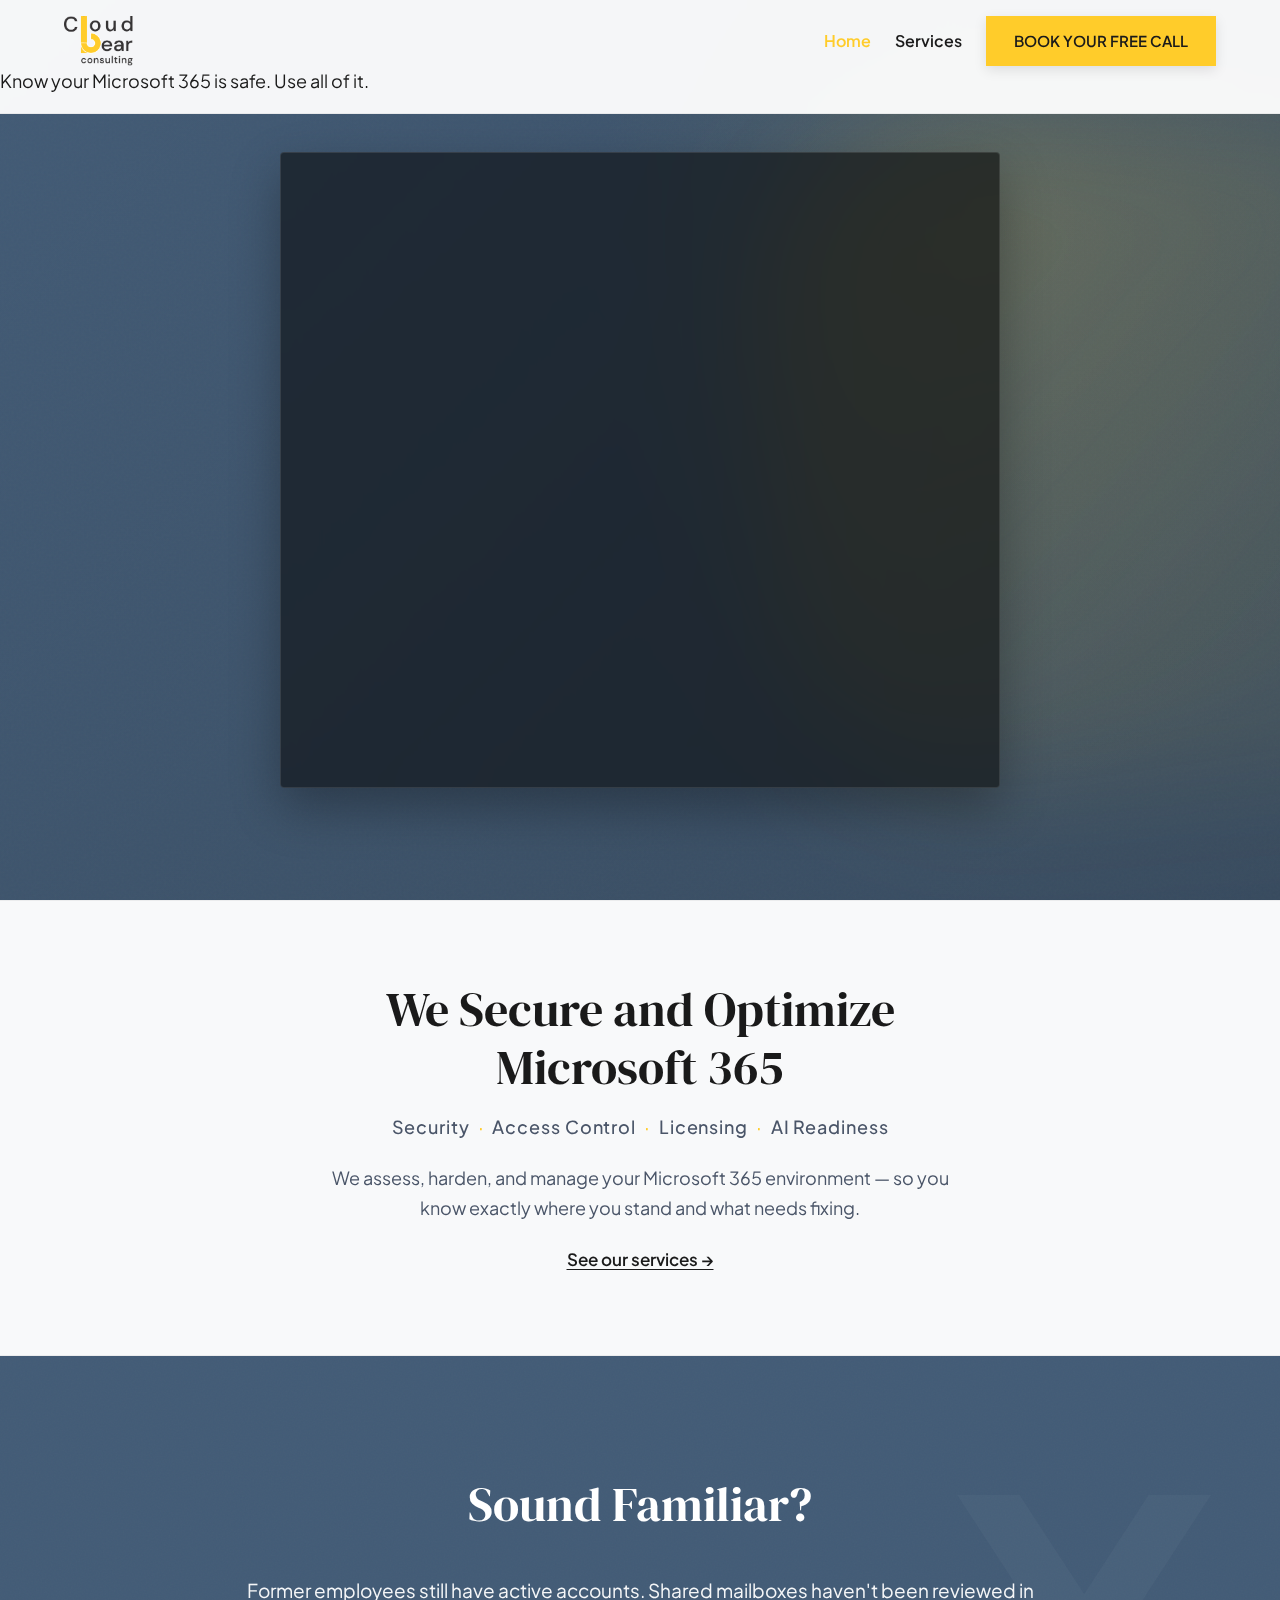
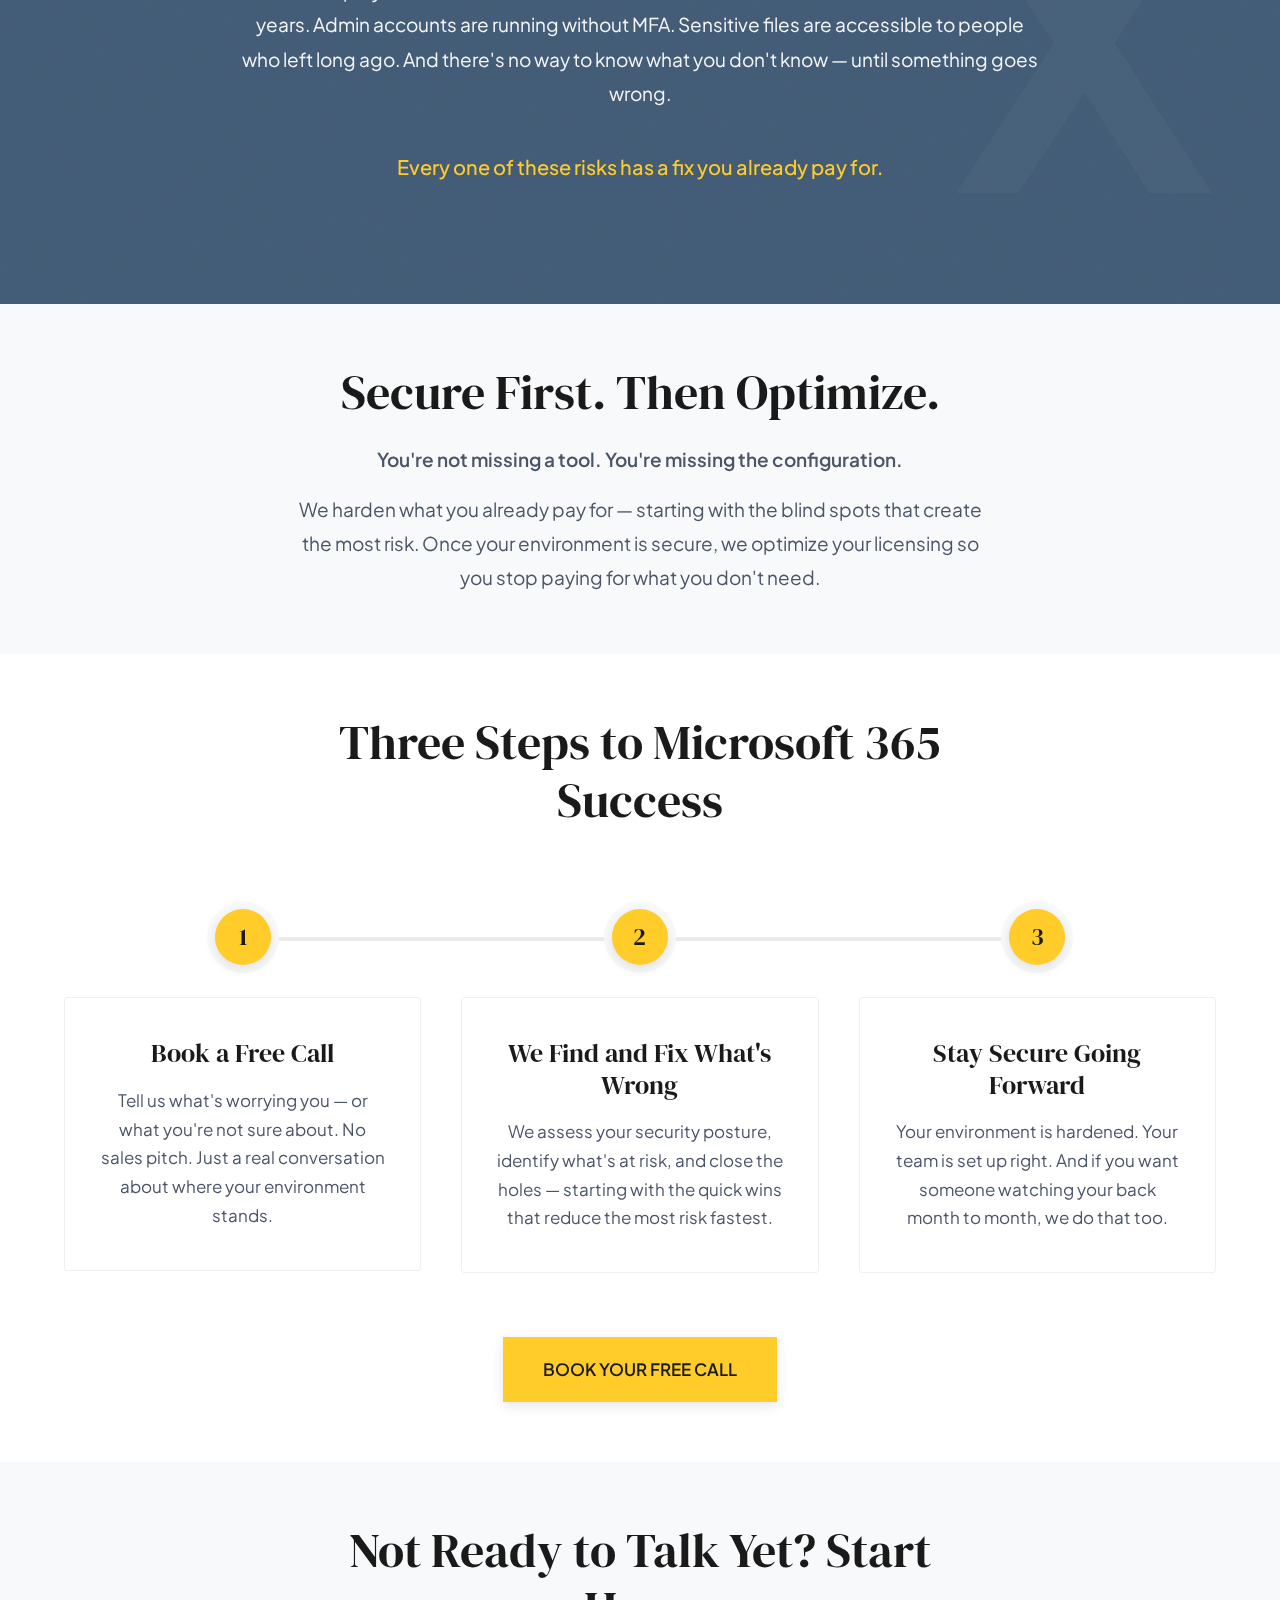
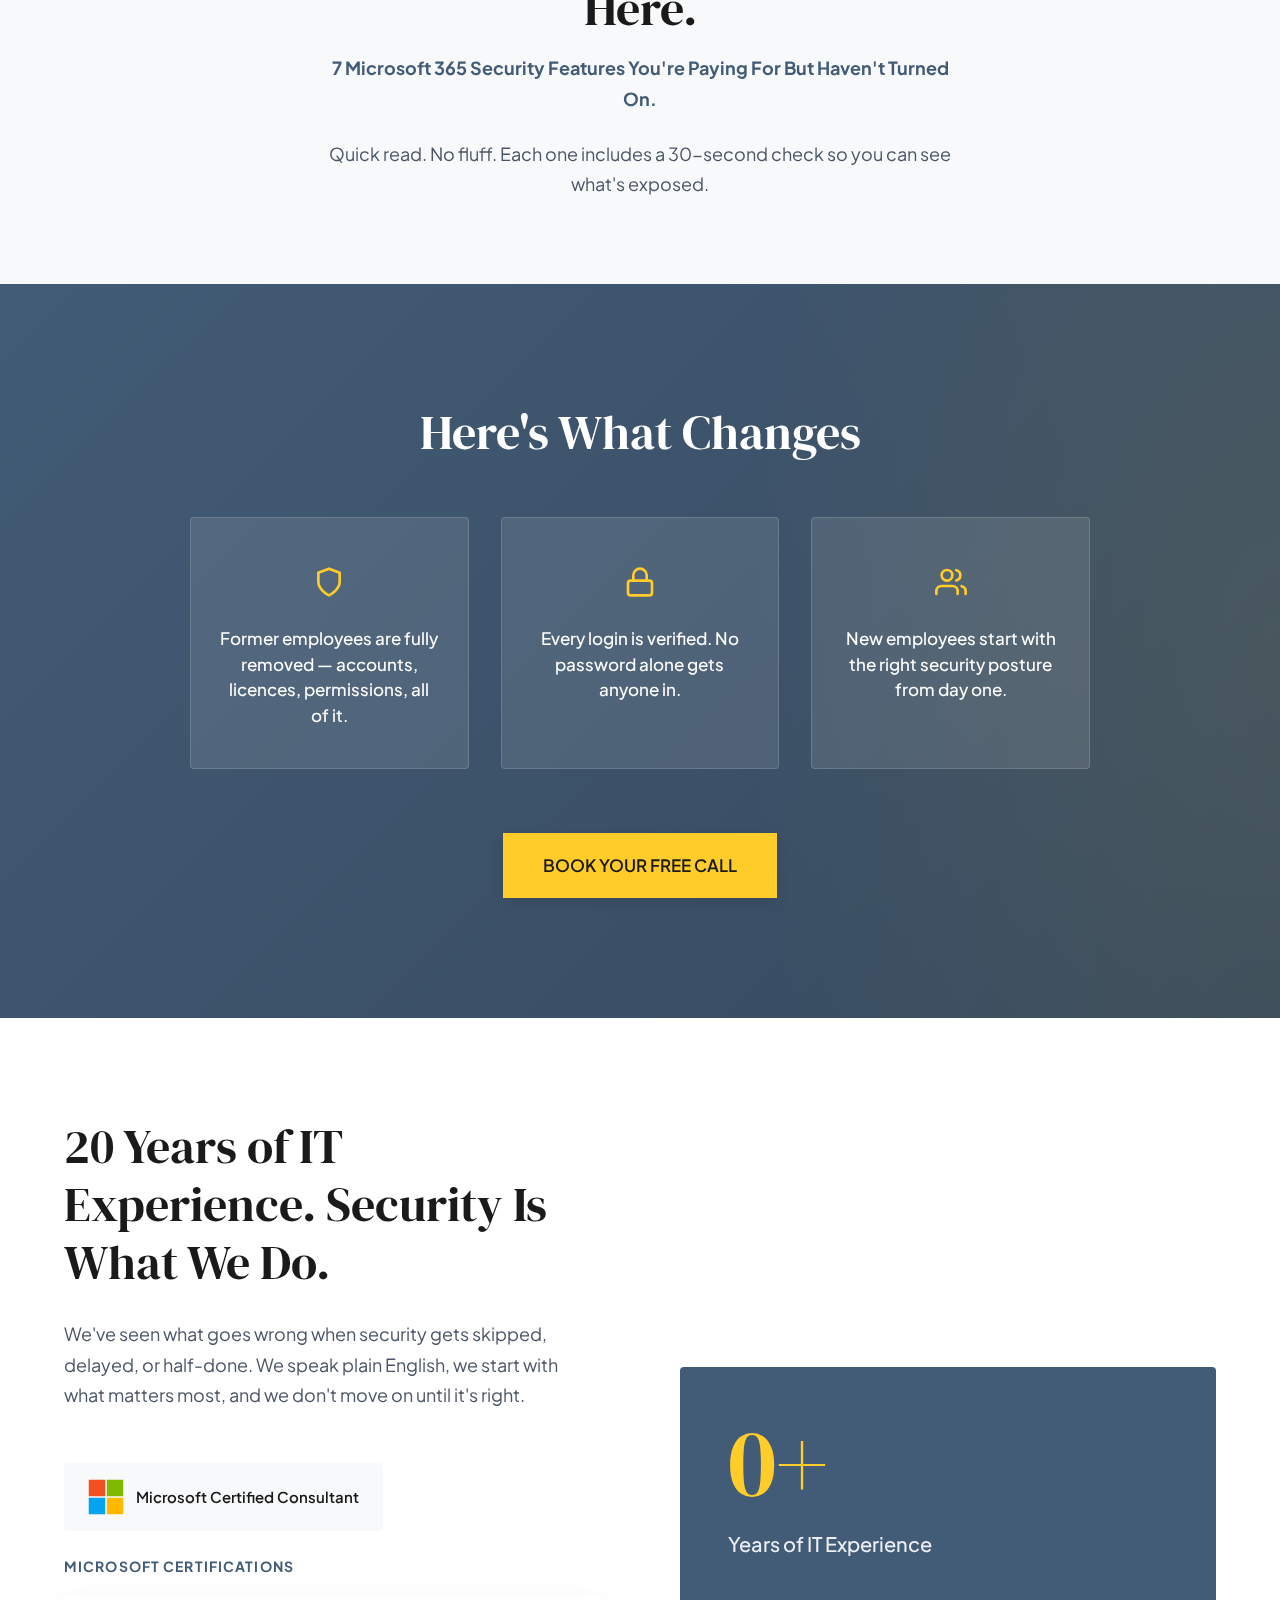
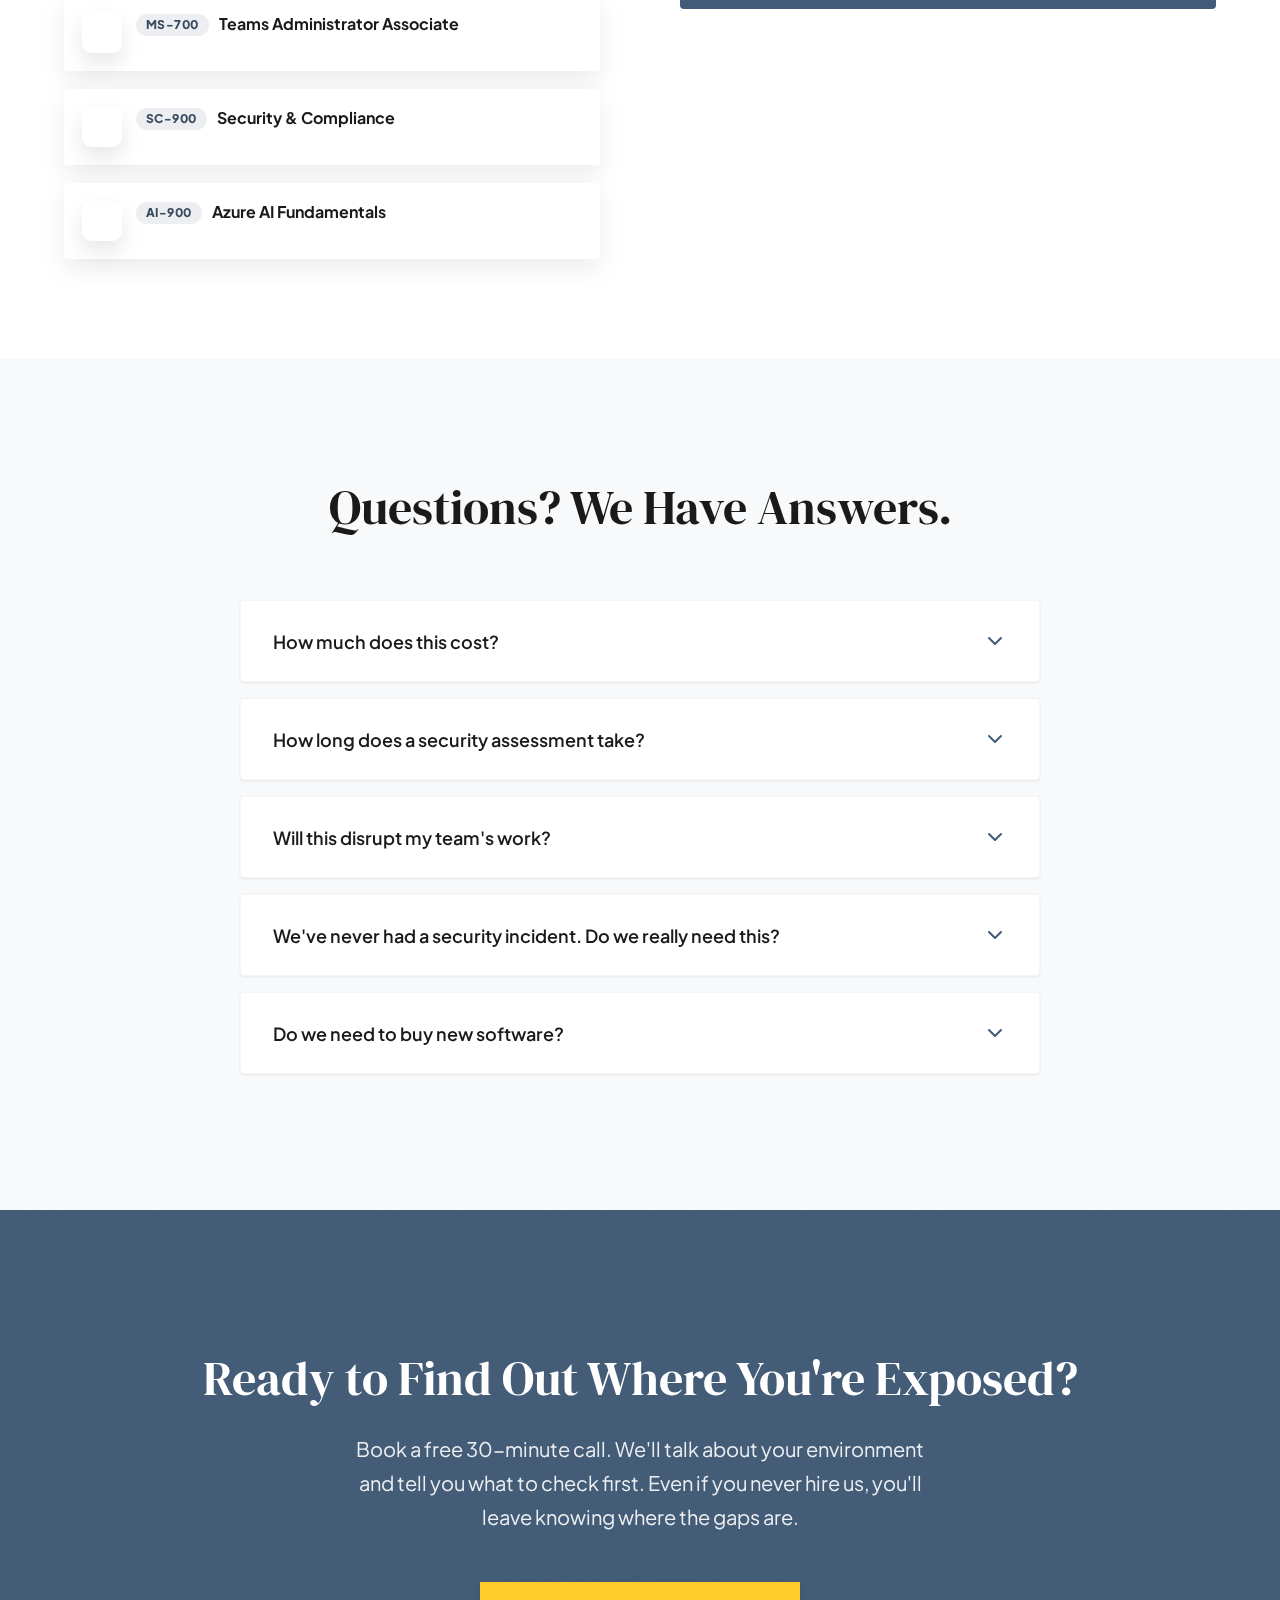
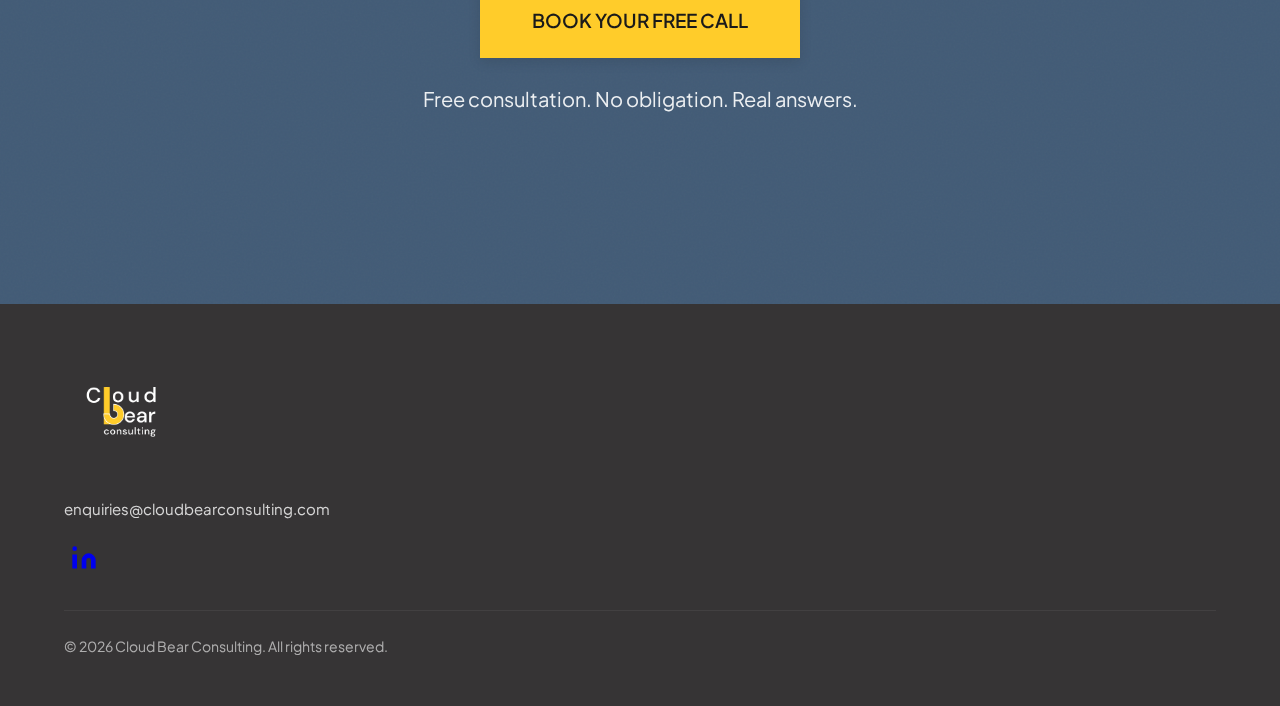
<file: index.html>
<!DOCTYPE html>
<html lang="en">
<head>
    <meta charset="UTF-8">
    <meta name="viewport" content="width=device-width, initial-scale=1.0">
    <title>Cloud Bear Consulting | Know your Microsoft 365 is safe. Use all of it.</title>
    <meta name="description" content="Cloud Bear Consulting secures Microsoft 365 for small businesses and non-profits. We find the security gaps you don't know about — MFA, access controls, orphaned accounts — and fix them.">
    <link rel="canonical" href="https://www.cloudbearconsulting.com/">
    <link rel="icon" href="/favicon.png" type="image/png">
    <meta property="og:title" content="Cloud Bear Consulting | Know your Microsoft 365 is safe. Use all of it.">
    <meta property="og:description" content="We secure Microsoft 365 for small businesses and non-profits. Security assessments, identity cleanup, licensing optimization, and ongoing security management.">
    <meta property="og:url" content="https://www.cloudbearconsulting.com/">
    <meta property="og:type" content="website">
    <meta property="og:site_name" content="Cloud Bear Consulting">
    <meta property="og:image" content="https://www.cloudbearconsulting.com/og-image-generator.png">
    <meta property="og:image:width" content="1200">
    <meta property="og:image:height" content="630">
    <meta name="twitter:card" content="summary_large_image">
    <link rel="preconnect" href="https://fonts.googleapis.com">
    <link rel="preconnect" href="https://fonts.gstatic.com" crossorigin>
    <link href="https://fonts.googleapis.com/css2?family=DM+Serif+Display&family=Plus+Jakarta+Sans:wght@400;500;600;700&display=swap" rel="stylesheet">
    <link rel="stylesheet" href="shared.css">
    <!-- MailerLite Universal -->
    <script>
        (function(w,d,e,u,f,l,n){w[f]=w[f]||function(){(w[f].q=w[f].q||[])
        .push(arguments);},l=d.createElement(e),l.async=1,l.src=u,
        n=d.getElementsByTagName(e)[0],n.parentNode.insertBefore(l,n);})
        (window,document,'script','https://assets.mailerlite.com/js/universal.js','ml');
        ml('account', '2119062');
    </script>
    <!-- End MailerLite Universal -->
    <style>
        /* ==================== */
        /* HERO (ORIGINAL)      */
        /* ==================== */
        .hero {
            position: relative;
            min-height: 100vh;
            display: flex;
            align-items: center;
            padding: 140px 0 100px;
            background: linear-gradient(135deg, #425B76 0%, #374A5E 100%);
            overflow: hidden;
        }

        .hero::before {
            content: '';
            position: absolute;
            top: -50%;
            right: -20%;
            width: 80%;
            height: 150%;
            background: radial-gradient(ellipse at center, rgba(255, 204, 42, 0.08) 0%, transparent 60%);
            pointer-events: none;
            z-index: 0;
        }

        .hero::after {
            content: '';
            position: absolute;
            top: 0;
            left: 0;
            right: 0;
            bottom: 0;
            background: url("data:image/svg+xml,%3Csvg viewBox='0 0 400 400' xmlns='http://www.w3.org/2000/svg'%3E%3Cfilter id='noiseFilter'%3E%3CfeTurbulence type='fractalNoise' baseFrequency='0.9' numOctaves='3' stitchTiles='stitch'/%3E%3C/filter%3E%3Crect width='100%25' height='100%25' filter='url(%23noiseFilter)'/%3E%3C/svg%3E");
            opacity: 0.03;
            pointer-events: none;
            z-index: 1;
        }

        .hero-content {
            position: relative;
            z-index: 2;
            max-width: 720px;
            background: rgba(26, 26, 26, 0.85);
            padding: 64px 56px;
            border-radius: 4px;
            border: 1px solid rgba(255, 255, 255, 0.1);
            box-shadow: 0 20px 50px rgba(0, 0, 0, 0.3);
            text-align: center;
        }

        @supports (backdrop-filter: blur(12px)) {
            .hero-content {
                background: rgba(26, 26, 26, 0.75);
                backdrop-filter: blur(12px) saturate(180%);
                -webkit-backdrop-filter: blur(12px) saturate(180%);
            }
        }

        .hero h1 {
            font-size: clamp(42px, 6vw, 68px);
            color: var(--white);
            margin-bottom: 24px;
            text-shadow: 0 2px 20px rgba(0, 0, 0, 0.3);
            opacity: 0;
            animation: fadeInUp 0.8s ease forwards;
        }

        .hero-subtitle {
            font-size: clamp(18px, 2.5vw, 22px);
            color: rgba(255, 255, 255, 0.9);
            margin-bottom: 40px;
            max-width: 560px;
            margin-left: auto;
            margin-right: auto;
            text-shadow: 0 1px 10px rgba(0, 0, 0, 0.2);
            opacity: 0;
            animation: fadeInUp 0.8s ease 0.2s forwards;
        }

        .hero-cta {
            display: flex;
            flex-wrap: wrap;
            gap: 16px;
            align-items: center;
            justify-content: center;
            margin-bottom: 32px;
            opacity: 0;
            animation: fadeInUp 0.8s ease 0.4s forwards;
        }

        .hero-support {
            font-size: 15px;
            color: rgba(255, 255, 255, 0.7);
            opacity: 0;
            animation: fadeInUp 0.8s ease 0.6s forwards;
        }

        .hero-image {
            display: none;
        }

        .hero-visual {
            position: absolute;
            right: -10%;
            top: 50%;
            transform: translateY(-50%) rotate(-3deg);
            width: 50%;
            height: 75%;
            background: linear-gradient(135deg, rgba(255, 204, 42, 0.15) 0%, rgba(255, 204, 42, 0.05) 100%);
            border-radius: 200px 0 0 200px;
            filter: blur(60px);
            opacity: 1;
            z-index: 0;
        }

        /* ==================== */
        /* SERVICES SUMMARY     */
        /* ==================== */
        .services-summary {
            padding: 80px 0;
            background: var(--background-alt);
            border-top: 1px solid rgba(0,0,0,0.05);
            border-bottom: 1px solid rgba(0,0,0,0.05);
        }

        .services-summary-inner {
            text-align: center;
            max-width: 640px;
            margin: 0 auto;
        }

        .services-summary h2 {
            font-size: clamp(36px, 5vw, 48px);
            color: var(--text-primary);
            margin-bottom: 16px;
        }

        .tool-list {
            font-size: 20px;
            color: var(--text-secondary);
            margin-bottom: 16px;
            letter-spacing: 0.05em;
            font-weight: 500;
        }

        .tool-list span {
            color: var(--primary);
            margin: 0 4px;
        }

        .services-summary p {
            font-size: 18px;
            color: var(--text-secondary);
            line-height: 1.7;
            margin-bottom: 20px;
        }

        .services-link {
            color: var(--text-primary);
            font-weight: 600;
            font-size: 17px;
            text-decoration: underline;
            text-underline-offset: 3px;
            transition: color 0.2s ease;
        }

        .services-link:hover {
            color: var(--accent);
        }

        /* ==================== */
        /* PROBLEM SECTION (NEW)*/
        /* ==================== */
        .problem {
            padding: 120px 0;
            background: var(--accent);
            color: var(--white);
            position: relative;
            overflow: hidden;
        }

        .problem::before {
            content: '';
            position: absolute;
            top: 0;
            left: 0;
            right: 0;
            bottom: 0;
            background: url("data:image/svg+xml,%3Csvg viewBox='0 0 400 400' xmlns='http://www.w3.org/2000/svg'%3E%3Cfilter id='noiseFilter'%3E%3CfeTurbulence type='fractalNoise' baseFrequency='0.9' numOctaves='3' stitchTiles='stitch'/%3E%3C/filter%3E%3Crect width='100%25' height='100%25' filter='url(%23noiseFilter)'/%3E%3C/svg%3E");
            opacity: 0.03;
            pointer-events: none;
        }

        .problem-watermark {
            position: absolute;
            top: 50%;
            right: 5%;
            transform: translateY(-50%);
            font-size: 400px;
            font-weight: 700;
            color: rgba(255, 255, 255, 0.03);
            pointer-events: none;
            line-height: 1;
        }

        .problem-content {
            max-width: 800px;
            margin: 0 auto;
            text-align: center;
            position: relative;
            z-index: 1;
        }

        .problem h2 {
            font-size: clamp(36px, 5vw, 48px);
            margin-bottom: 40px;
        }

        .problem-text {
            font-size: 19px;
            line-height: 1.8;
            opacity: 0.95;
            margin-bottom: 40px;
        }

        .problem-closing {
            font-size: 20px;
            font-weight: 500;
            margin-top: 40px;
            color: var(--primary);
        }

        /* ==================== */
        /* CHECKLIST CTA        */
        /* ==================== */
        .checklist-cta {
            padding: 60px 0;
            background: var(--background-alt);
        }

        .checklist-cta-inner {
            max-width: 640px;
            margin: 0 auto;
            text-align: center;
        }

        .checklist-cta-inner h2 {
            font-size: clamp(36px, 5vw, 48px);
            margin-bottom: 16px;
            color: var(--text-primary);
        }

        .checklist-offer {
            font-size: 20px;
            margin-bottom: 8px;
        }

        .checklist-cta-inner p {
            font-size: 18px;
            line-height: 1.7;
            color: var(--text-secondary);
            margin-bottom: 24px;
        }

        .checklist-cta-inner p strong {
            color: var(--accent);
        }

        .ml-embedded {
            margin-top: 24px;
        }

        .ml-embedded input[type="text"],
        .ml-embedded input[type="email"] {
            font-family: 'Plus Jakarta Sans', sans-serif;
            font-size: 16px;
        }

        /* ==================== */
        /* VALUE PROPOSITION    */
        /* ==================== */
        .value-prop {
            padding: 60px 0;
            background: var(--background-alt);
        }

        .value-prop-inner {
            text-align: center;
            max-width: 700px;
            margin: 0 auto;
        }

        .value-prop h2 {
            font-size: clamp(36px, 5vw, 48px);
            color: var(--text-primary);
            margin-bottom: 20px;
        }

        .value-lead {
            color: var(--primary);
            font-size: 20px;
            font-weight: 600;
            margin-bottom: 16px;
        }

        .value-prop p {
            font-size: 19px;
            color: var(--text-secondary);
            line-height: 1.8;
        }

        .section-header {
            text-align: center;
            max-width: 700px;
            margin: 0 auto 64px;
        }

        .section-header h2 {
            font-size: clamp(36px, 5vw, 48px);
            color: var(--text-primary);
            margin-bottom: 20px;
        }

        .section-header p {
            font-size: 19px;
            color: var(--text-secondary);
        }

        .section-cta {
            text-align: center;
        }

        /* ==================== */
        /* CREDIBILITY (NEW)    */
        /* ==================== */
        .credibility {
            padding: 100px 0;
            background: var(--white);
        }

        .credibility-inner {
            display: grid;
            grid-template-columns: 1fr 1fr;
            gap: 80px;
            align-items: center;
        }

        .credibility-content h2 {
            font-size: clamp(36px, 5vw, 48px);
            margin-bottom: 28px;
        }

        .credibility-content p {
            font-size: 18px;
            color: var(--text-secondary);
            margin-bottom: 20px;
        }

        .trust-badge {
            display: inline-flex;
            align-items: center;
            gap: 12px;
            margin-top: 32px;
            padding: 16px 24px;
            background: var(--background-alt);
            border-radius: 4px;
        }

        .trust-badge svg {
            width: 36px;
            height: 36px;
        }

        .trust-badge span {
            font-size: 15px;
            font-weight: 600;
            color: var(--text-primary);
        }

        .certs-block {
            margin-top: 24px;
            max-width: 720px;
        }

        .certs-title {
            font-size: 14px;
            font-weight: 700;
            letter-spacing: 0.08em;
            text-transform: uppercase;
            color: var(--accent);
        }

        .certs-grid {
            list-style: none;
            display: grid;
            grid-template-columns: 1fr;
            gap: 18px;
            padding: 0;
            margin: 16px 0 0;
        }

        .cert-card {
            display: flex;
            gap: 14px;
            align-items: flex-start;
            padding: 18px 18px;
            border: 0;
            background: rgba(255, 255, 255, 0.92);
            border-radius: 4px;
            box-shadow: 0 10px 26px rgba(0,0,0,0.08);
            text-align: left;
        }

        .cert-icon {
            width: 40px;
            height: 40px;
            flex: 0 0 40px;
            border-radius: 10px;
            background: transparent;
            display: flex;
            align-items: center;
            justify-content: center;
            overflow: hidden;
            padding: 4px;
            background: rgba(255, 255, 255, 0.92);
            box-shadow: 0 10px 22px rgba(0,0,0,0.10);
            color-scheme: only light;
            forced-color-adjust: none;
        }

        .cert-badge {
            width: 100%;
            height: 100%;
            object-fit: contain;
            display: block;
            color-scheme: only light;
            forced-color-adjust: none;
            filter: none;
        }

        .cert-name {
            font-size: 16px;
            font-weight: 700;
            color: var(--text-primary);
            line-height: 1.35;
            margin-bottom: 2px;
        }

        .cert-code {
            display: inline-block;
            padding: 3px 10px;
            border-radius: 999px;
            background: rgba(66, 91, 118, 0.10);
            color: var(--accent-dark);
            font-size: 12px;
            font-weight: 800;
            letter-spacing: 0.04em;
            margin-right: 10px;
            transform: translateY(-1px);
        }

        .cert-meta {
            font-size: 13px;
            color: var(--text-secondary);
            line-height: 1.35;
        }

        .credibility-visual {
            position: relative;
        }

        .credibility-card {
            background: var(--accent);
            color: var(--white);
            padding: 48px;
            border-radius: 4px;
            position: relative;
        }

        .credibility-card::before {
            content: '';
            position: absolute;
            top: -20px;
            left: -20px;
            right: 20px;
            bottom: 20px;
            border: 2px solid var(--primary);
            border-radius: 4px;
            z-index: -1;
        }

        .years-number {
            font-family: 'DM Serif Display', serif;
            font-size: 96px;
            line-height: 1;
            color: var(--primary);
            margin-bottom: 16px;
        }

        .years-label {
            font-size: 20px;
            font-weight: 500;
            opacity: 0.9;
        }

        /* ==================== */
        /* HOW IT WORKS (NEW)   */
        /* ==================== */
        .how-it-works {
            padding: 60px 0;
            background: var(--white);
        }

        .timeline {
            position: relative;
            margin-top: 80px;
        }

        .timeline-line {
            position: absolute;
            top: 28px;
            left: 50%;
            transform: translateX(-50%);
            width: 70%;
            height: 4px;
            background: rgba(0,0,0,0.08);
            border-radius: 2px;
        }

        .timeline-progress {
            position: absolute;
            top: 0;
            left: 0;
            height: 100%;
            width: 0;
            background: var(--primary);
            border-radius: 2px;
            transition: width 0.6s var(--transition-smooth);
        }

        .steps-grid {
            display: grid;
            grid-template-columns: repeat(3, 1fr);
            gap: 40px;
            position: relative;
            z-index: 1;
        }

        .step-card {
            text-align: center;
        }

        .step-number {
            width: 56px;
            height: 56px;
            background: var(--primary);
            border-radius: 50%;
            display: flex;
            align-items: center;
            justify-content: center;
            font-family: 'DM Serif Display', serif;
            font-size: 24px;
            color: var(--text-primary);
            margin: 0 auto 32px;
            box-shadow: var(--shadow-md), 0 0 0 8px var(--background-alt);
            position: relative;
            z-index: 2;
            transition: all 0.4s var(--transition-smooth);
        }

        .step-card:hover .step-number {
            transform: scale(1.1);
            box-shadow: var(--shadow-lg), 0 0 0 8px var(--background-alt), 0 0 30px var(--primary-glow);
        }

        .step-content {
            background: var(--white);
            padding: 40px 32px;
            border-radius: 4px;
            border: 1px solid rgba(0,0,0,0.06);
            transition: all 0.4s var(--transition-smooth);
        }

        .step-card:hover .step-content {
            transform: translateY(-4px);
            box-shadow: var(--shadow-md);
        }

        .step-content h3 {
            font-size: 26px;
            margin-bottom: 16px;
            margin-top: 0;
        }

        .step-content p {
            color: var(--text-secondary);
            font-size: 17px;
        }

        /* ==================== */
        /* WHAT YOU GET (NEW)   */
        /* ==================== */
        .what-you-get {
            padding: 120px 0;
            background: linear-gradient(135deg, var(--accent) 0%, #374A5E 100%);
            color: var(--white);
            position: relative;
            overflow: hidden;
        }

        .what-you-get::before {
            content: '';
            position: absolute;
            top: -100%;
            right: -50%;
            width: 100%;
            height: 300%;
            background: radial-gradient(ellipse at center, rgba(255, 204, 42, 0.08) 0%, transparent 60%);
            pointer-events: none;
        }

        .what-you-get .container {
            position: relative;
            z-index: 1;
        }

        .what-you-get h2 {
            font-size: clamp(36px, 5vw, 48px);
            margin-bottom: 56px;
            text-align: center;
        }

        .outcomes-grid {
            display: grid;
            grid-template-columns: repeat(3, 1fr);
            gap: 32px;
            max-width: 900px;
            margin: 0 auto 64px;
        }

        .outcome-card {
            background: rgba(255, 255, 255, 0.1);
            border: 1px solid rgba(255, 255, 255, 0.15);
            border-radius: 4px;
            padding: 40px 28px;
            text-align: center;
            transition: all 0.4s var(--transition-smooth);
        }

        .outcome-card:hover {
            transform: translateY(-4px);
            border-color: var(--primary);
            background: rgba(255, 255, 255, 0.15);
        }

        .outcome-icon {
            width: 48px;
            height: 48px;
            margin: 0 auto 20px;
            display: flex;
            align-items: center;
            justify-content: center;
        }

        .outcome-icon svg {
            width: 32px;
            height: 32px;
            stroke: var(--primary);
        }

        .outcome-card p {
            font-size: 17px;
            font-weight: 500;
            line-height: 1.5;
        }

        /* ==================== */
        /* FAQ SECTION (NEW)    */
        /* ==================== */
        .faq {
            padding: 120px 0;
            background: var(--background-alt);
        }

        .faq-grid {
            max-width: 800px;
            margin: 64px auto 0;
        }

        .faq-item {
            background: var(--white);
            margin-bottom: 16px;
            border-radius: 4px;
            overflow: hidden;
            box-shadow: var(--shadow-sm);
            border: 1px solid rgba(0,0,0,0.04);
        }

        .faq-question {
            width: 100%;
            padding: 28px 32px;
            background: none;
            border: none;
            text-align: left;
            font-family: 'Plus Jakarta Sans', sans-serif;
            font-size: 18px;
            font-weight: 600;
            color: var(--text-primary);
            cursor: pointer;
            display: flex;
            justify-content: space-between;
            align-items: center;
            transition: background 0.3s ease;
        }

        .faq-question:hover {
            background: var(--background-alt);
        }

        .faq-icon {
            width: 24px;
            height: 24px;
            position: relative;
            flex-shrink: 0;
            transition: transform 0.4s var(--transition-smooth);
        }

        .faq-icon svg {
            width: 24px;
            height: 24px;
            stroke: var(--accent);
            transition: stroke 0.3s ease;
        }

        .faq-item.active .faq-icon {
            transform: rotate(180deg);
        }

        .faq-item.active .faq-icon svg {
            stroke: var(--primary);
        }

        .faq-answer {
            max-height: 0;
            overflow: hidden;
            transition: max-height 0.4s var(--transition-smooth);
            position: relative;
        }

        .faq-answer::before {
            content: '';
            position: absolute;
            top: 0;
            left: 32px;
            right: 32px;
            height: 2px;
            background: var(--primary);
            transform: scaleX(0);
            transition: transform 0.4s var(--transition-smooth);
        }

        .faq-item.active .faq-answer::before {
            transform: scaleX(1);
        }

        .faq-item.active .faq-answer {
            max-height: 300px;
        }

        .faq-answer-inner {
            padding: 0 32px 28px;
            color: var(--text-secondary);
            font-size: 17px;
            line-height: 1.8;
            padding-top: 20px;
        }

        /* ==================== */
        /* FINAL CTA (ORIGINAL) */
        /* ==================== */
        .final-cta {
            padding: 140px 0;
            background: var(--accent);
            color: var(--white);
            text-align: center;
            position: relative;
            overflow: hidden;
        }

        .final-cta::before {
            content: '';
            position: absolute;
            top: 0;
            left: 0;
            right: 0;
            bottom: 0;
            background: url("data:image/svg+xml,%3Csvg viewBox='0 0 400 400' xmlns='http://www.w3.org/2000/svg'%3E%3Cfilter id='noiseFilter'%3E%3CfeTurbulence type='fractalNoise' baseFrequency='0.9' numOctaves='3' stitchTiles='stitch'/%3E%3C/filter%3E%3Crect width='100%25' height='100%25' filter='url(%23noiseFilter)'/%3E%3C/svg%3E");
            opacity: 0.03;
            pointer-events: none;
        }

        .final-cta .container {
            position: relative;
            z-index: 1;
        }

        .final-cta h2 {
            font-size: clamp(36px, 5vw, 48px);
            margin-bottom: 24px;
        }

        .final-cta p {
            font-size: 20px;
            opacity: 0.9;
            margin-bottom: 48px;
            max-width: 600px;
            margin-left: auto;
            margin-right: auto;
        }

        .final-cta .btn-primary {
            font-size: 19px;
            padding: 22px 52px;
        }

        .final-support {
            margin-top: 24px;
            font-size: 15px;
            opacity: 0.7;
        }

        /* ==================== */
        /* RESPONSIVE           */
        /* ==================== */
        @media (max-width: 1024px) {
            .hero-image,
            .hero-visual {
                display: none;
            }

            .hero-content {
                max-width: 100%;
                padding: 48px 40px;
            }

            .steps-grid,
            .outcomes-grid {
                grid-template-columns: 1fr;
                max-width: 500px;
                margin-left: auto;
                margin-right: auto;
            }

            .credibility-inner {
                grid-template-columns: 1fr;
                text-align: center;
            }

            .certs-grid {
                grid-template-columns: 1fr;
                max-width: 100%;
                margin-left: 0;
                margin-right: 0;
            }

            .credibility-visual {
                order: -1;
                max-width: 400px;
                margin: 0 auto;
            }

            .timeline-line {
                display: none;
            }
        }

        @media (max-width: 768px) {
            .hero {
                padding: 120px 0 80px;
            }

            .hero-content {
                padding: 40px 32px;
            }

            .problem,
            .value-prop,
            .how-it-works,
            .what-you-get,
            .faq,
            .checklist-cta {
                padding: 80px 0;
            }

            .faq-question {
                padding: 24px;
                font-size: 16px;
            }

            .faq-answer-inner {
                padding: 0 24px 24px;
            }

            .final-cta {
                padding: 100px 0;
            }
        }

        @media (max-width: 480px) {
            .hero {
                padding: 170px 0 80px;
            }

            .hero-content {
                padding: 32px 24px;
                background: rgba(26, 26, 26, 0.85);
            }

            .step-content {
                padding: 32px 24px;
            }

            .years-number {
                font-size: 72px;
            }
        }
    </style>
    <script type="application/ld+json">
    {
      "@context": "https://schema.org",
      "@type": "ProfessionalService",
      "name": "Cloud Bear Consulting",
      "description": "Microsoft 365 security consulting for small businesses and non-profits. Security assessments, identity and access management, Copilot readiness, and licensing optimization.",
      "url": "https://www.cloudbearconsulting.com",
      "email": "enquiries@cloudbearconsulting.com",
      "address": {
        "@type": "PostalAddress",
        "addressLocality": "Canmore",
        "addressRegion": "AB",
        "addressCountry": "CA"
      },
      "sameAs": [
        "https://www.linkedin.com/company/cloud-bear-consulting-inc/"
      ],
      "knowsAbout": [
        "Microsoft 365 Security",
        "Microsoft Entra ID",
        "Microsoft Defender",
        "Conditional Access",
        "Microsoft Intune",
        "SharePoint Online",
        "Exchange Online Protection",
        "Microsoft Teams"
      ]
    }
    </script>
    <script type="application/ld+json">
    {
      "@context": "https://schema.org",
      "@type": "FAQPage",
      "mainEntity": [
        {
          "@type": "Question",
          "name": "How much does this cost?",
          "acceptedAnswer": {
            "@type": "Answer",
            "text": "It depends on the size of your environment and what you need. That's why we start with a free call — we'll learn about your setup and give you a clear price. No surprises. No hidden fees. Most clients find the cost is less than what they're already wasting on unused licences."
          }
        },
        {
          "@type": "Question",
          "name": "How long does a security assessment take?",
          "acceptedAnswer": {
            "@type": "Answer",
            "text": "Most assessments take 1–2 weeks. You'll have a prioritised findings report with a remediation plan you can act on immediately."
          }
        },
        {
          "@type": "Question",
          "name": "Will this disrupt my team's work?",
          "acceptedAnswer": {
            "@type": "Answer",
            "text": "No. We do most of the work in the background using admin-level access. Your team keeps working while we review and harden the environment."
          }
        },
        {
          "@type": "Question",
          "name": "We've never had a security incident. Do we really need this?",
          "acceptedAnswer": {
            "@type": "Answer",
            "text": "That's the most common thing we hear — right before we find orphaned accounts, MFA not enforced, and sensitive data shared with people who shouldn't have it. The risk is invisible until it isn't. An assessment tells you where you actually stand."
          }
        },
        {
          "@type": "Question",
          "name": "Do we need to buy new software?",
          "acceptedAnswer": {
            "@type": "Answer",
            "text": "No. We configure what you already pay for. Most small businesses are sitting on security tools — MFA, Conditional Access, Defender — that are included in their subscription but haven't been configured. That's where we start."
          }
        }
      ]
    }
    </script>
</head>
<body>
    <!-- Header -->
    <header class="header">
        <div class="container">
            <div class="header-inner">
                <a href="index.html" class="logo">
                    <img src="./CloudBearConsulting Logo/Font logo Png/Font logo Bg0.png" alt="Cloud Bear Consulting Logo">
                </a>
                <nav class="header-nav">
                    <a href="index.html" class="nav-link active">Home</a>
                    <a href="services.html" class="nav-link">Services</a>
                    <a href="https://outlook.office.com/book/FreeConsultations@cloudbearconsulting.com/?ismsaljsauthenabled" target="_blank" rel="noopener noreferrer" class="btn btn-primary">BOOK YOUR FREE CALL</a>
                </nav>
            </div>
        </div>
        <div class="top-banner">Know your Microsoft 365 is safe. Use all of it.</div>
    </header>

    <!-- Hero Section -->
    <section class="hero">
        <div class="container">
            <div class="hero-content">
                <h1>Your Microsoft 365 Isn't as Secure as You Think</h1>
                <p class="hero-subtitle">Most small businesses pay for security features they never turn on. We find the gaps and fix them.</p>
                <div class="hero-cta">
                    <a href="https://outlook.office.com/book/FreeConsultations@cloudbearconsulting.com/?ismsaljsauthenabled" target="_blank" rel="noopener noreferrer" class="btn btn-primary">BOOK YOUR FREE CALL</a>
                </div>
                <p class="hero-support">Free 30-minute call. No commitment. Just answers.</p>
            </div>
        </div>
        <div class="hero-visual"></div>
    </section>

    <!-- Services Summary -->
    <section class="services-summary">
        <div class="container">
            <div class="services-summary-inner">
                <h2>We Secure and Optimize Microsoft 365</h2>
                <p class="tool-list">Security <span>·</span> Access Control <span>·</span> Licensing <span>·</span> AI Readiness</p>
                <p>We assess, harden, and manage your Microsoft 365 environment — so you know exactly where you stand and what needs fixing.</p>
                <a href="services.html" class="services-link">See our services →</a>
            </div>
        </div>
    </section>

    <!-- Problem Section -->
    <section class="problem">
        <div class="problem-watermark">X</div>
        <div class="container">
            <div class="problem-content">
                <h2>Sound Familiar?</h2>
                <p class="problem-text">Former employees still have active accounts. Shared mailboxes haven't been reviewed in years. Admin accounts are running without MFA. Sensitive files are accessible to people who left long ago. And there's no way to know what you don't know — until something goes wrong.</p>
                <p class="problem-closing">Every one of these risks has a fix you already pay for.</p>
            </div>
        </div>
    </section>

    <!-- Value Proposition Section -->
    <section class="value-prop">
        <div class="container">
            <div class="value-prop-inner">
                <h2>Secure First. Then Optimize.</h2>
                <p class="value-lead">You're not missing a tool. You're missing the configuration.</p>
                <p>We harden what you already pay for — starting with the blind spots that create the most risk. Once your environment is secure, we optimize your licensing so you stop paying for what you don't need.</p>
            </div>
        </div>
    </section>

    <!-- How It Works -->
    <section class="how-it-works">
        <div class="container">
            <div class="section-header">
                <h2>Three Steps to Microsoft 365 Success</h2>
            </div>
            <div class="timeline">
                <div class="timeline-line">
                    <div class="timeline-progress"></div>
                </div>
                <div class="steps-grid">
                    <div class="step-card">
                        <div class="step-number">1</div>
                        <div class="step-content">
                            <h3>Book a Free Call</h3>
                            <p>Tell us what's worrying you — or what you're not sure about. No sales pitch. Just a real conversation about where your environment stands.</p>
                        </div>
                    </div>
                    <div class="step-card">
                        <div class="step-number">2</div>
                        <div class="step-content">
                            <h3>We Find and Fix What's Wrong</h3>
                            <p>We assess your security posture, identify what's at risk, and close the holes — starting with the quick wins that reduce the most risk fastest.</p>
                        </div>
                    </div>
                    <div class="step-card">
                        <div class="step-number">3</div>
                        <div class="step-content">
                            <h3>Stay Secure Going Forward</h3>
                            <p>Your environment is hardened. Your team is set up right. And if you want someone watching your back month to month, we do that too.</p>
                        </div>
                    </div>
                </div>
            </div>
            <div class="section-cta" style="margin-top: 64px;">
                <a href="https://outlook.office.com/book/FreeConsultations@cloudbearconsulting.com/?ismsaljsauthenabled" target="_blank" rel="noopener noreferrer" class="btn btn-primary">BOOK YOUR FREE CALL</a>
            </div>
        </div>
    </section>

    <!-- Free Checklist Lead Generator -->
    <section class="checklist-cta" id="free-checklist">
        <div class="container">
            <div class="checklist-cta-inner">
                <h2>Not Ready to Talk Yet? Start Here.</h2>
                <p class="checklist-offer"><strong>7 Microsoft 365 Security Features You're Paying For But Haven't Turned On.</strong></p>
                <p>Quick read. No fluff. Each one includes a 30-second check so you can see what's exposed.</p>
                <div class="ml-embedded" data-form="mHXpol"></div>
            </div>
        </div>
    </section>

    <!-- Outcomes -->
    <section class="what-you-get">
        <div class="container">
            <h2>Here's What Changes</h2>
            <div class="outcomes-grid">
                <div class="outcome-card">
                    <div class="outcome-icon">
                        <svg viewBox="0 0 24 24" fill="none" stroke="currentColor" stroke-width="2" stroke-linecap="round" stroke-linejoin="round">
                            <path d="M12 22s8-4 8-10V5l-8-3-8 3v7c0 6 8 10 8 10z"></path>
                        </svg>
                    </div>
                    <p>Former employees are fully removed — accounts, licences, permissions, all of it.</p>
                </div>
                <div class="outcome-card">
                    <div class="outcome-icon">
                        <svg viewBox="0 0 24 24" fill="none" stroke="currentColor" stroke-width="2" stroke-linecap="round" stroke-linejoin="round">
                            <rect x="3" y="11" width="18" height="11" rx="2" ry="2"></rect>
                            <path d="M7 11V7a5 5 0 0 1 10 0v4"></path>
                        </svg>
                    </div>
                    <p>Every login is verified. No password alone gets anyone in.</p>
                </div>
                <div class="outcome-card">
                    <div class="outcome-icon">
                        <svg viewBox="0 0 24 24" fill="none" stroke="currentColor" stroke-width="2" stroke-linecap="round" stroke-linejoin="round">
                            <path d="M17 21v-2a4 4 0 0 0-4-4H5a4 4 0 0 0-4 4v2"></path>
                            <circle cx="9" cy="7" r="4"></circle>
                            <path d="M23 21v-2a4 4 0 0 0-3-3.87"></path>
                            <path d="M16 3.13a4 4 0 0 1 0 7.75"></path>
                        </svg>
                    </div>
                    <p>New employees start with the right security posture from day one.</p>
                </div>
            </div>
            <div class="section-cta">
                <a href="https://outlook.office.com/book/FreeConsultations@cloudbearconsulting.com/?ismsaljsauthenabled" target="_blank" rel="noopener noreferrer" class="btn btn-primary">BOOK YOUR FREE CALL</a>
            </div>
        </div>
    </section>

    <!-- Credibility Section -->
    <section class="credibility">
        <div class="container">
            <div class="credibility-inner">
                <div class="credibility-content">
                    <h2>20 Years of IT Experience. Security Is What We Do.</h2>
                    <p>We've seen what goes wrong when security gets skipped, delayed, or half-done. We speak plain English, we start with what matters most, and we don't move on until it's right.</p>
                    <div class="trust-badge">
                        <svg viewBox="0 0 48 48" fill="none" xmlns="http://www.w3.org/2000/svg">
                            <rect x="1" y="1" width="22" height="22" fill="#F25022"/>
                            <rect x="25" y="1" width="22" height="22" fill="#7FBA00"/>
                            <rect x="1" y="25" width="22" height="22" fill="#00A4EF"/>
                            <rect x="25" y="25" width="22" height="22" fill="#FFB900"/>
                        </svg>
                        <span>Microsoft Certified Consultant</span>
                    </div>

                    <div class="certs-block">
                        <div class="certs-title">Microsoft Certifications</div>
                        <ul class="certs-grid" role="list">
                            <li class="cert-card">
                                <div class="cert-icon" aria-hidden="true">
                                    <img class="cert-badge" loading="lazy" decoding="async" width="32" height="32" alt="MS-700 badge" src="https://learn.microsoft.com/en-us/media/learn/certification/badges/microsoft-certified-associate-badge.svg" />
                                </div>
                                <div>
                                    <div class="cert-name"><span class="cert-code">MS-700</span>Teams Administrator Associate</div>
                                </div>
                            </li>
                            <li class="cert-card">
                                <div class="cert-icon" aria-hidden="true">
                                    <img class="cert-badge" loading="lazy" decoding="async" width="32" height="32" alt="SC-900 badge" src="https://images.credly.com/size/680x680/images/fc1352af-87fa-4947-ba54-398a0e63322e/security-compliance-and-identity-fundamentals-600x600.png" />
                                </div>
                                <div>
                                    <div class="cert-name"><span class="cert-code">SC-900</span>Security &amp; Compliance</div>
                                </div>
                            </li>
                            <li class="cert-card">
                                <div class="cert-icon" aria-hidden="true">
                                    <img class="cert-badge" loading="lazy" decoding="async" width="32" height="32" alt="AI-900 badge" src="https://images.credly.com/size/680x680/images/4136ced8-75d5-4afb-8677-40b6236e2672/azure-ai-fundamentals-600x600.png" />
                                </div>
                                <div>
                                    <div class="cert-name"><span class="cert-code">AI-900</span>Azure AI Fundamentals</div>
                                </div>
                            </li>
                        </ul>
                    </div>
                </div>
                <div class="credibility-visual">
                    <div class="credibility-card">
                        <div class="years-number" data-target="20">0+</div>
                        <div class="years-label">Years of IT Experience</div>
                    </div>
                </div>
            </div>
        </div>
    </section>

    <!-- FAQ Section -->
    <section class="faq">
        <div class="container">
            <div class="section-header">
                <h2>Questions? We Have Answers.</h2>
            </div>
            <div class="faq-grid">
                <div class="faq-item">
                    <button class="faq-question">
                        How much does this cost?
                        <span class="faq-icon">
                            <svg viewBox="0 0 24 24" fill="none" stroke="currentColor" stroke-width="2" stroke-linecap="round" stroke-linejoin="round">
                                <polyline points="6 9 12 15 18 9"></polyline>
                            </svg>
                        </span>
                    </button>
                    <div class="faq-answer">
                        <div class="faq-answer-inner">
                            It depends on the size of your environment and what you need. That's why we start with a free call — we'll learn about your setup and give you a clear price. No surprises. No hidden fees. Most clients find the cost is less than what they're already wasting on unused licences.
                        </div>
                    </div>
                </div>
                <div class="faq-item">
                    <button class="faq-question">
                        How long does a security assessment take?
                        <span class="faq-icon">
                            <svg viewBox="0 0 24 24" fill="none" stroke="currentColor" stroke-width="2" stroke-linecap="round" stroke-linejoin="round">
                                <polyline points="6 9 12 15 18 9"></polyline>
                            </svg>
                        </span>
                    </button>
                    <div class="faq-answer">
                        <div class="faq-answer-inner">
                            Most assessments take 1–2 weeks. You'll have a prioritised findings report with a remediation plan you can act on immediately.
                        </div>
                    </div>
                </div>
                <div class="faq-item">
                    <button class="faq-question">
                        Will this disrupt my team's work?
                        <span class="faq-icon">
                            <svg viewBox="0 0 24 24" fill="none" stroke="currentColor" stroke-width="2" stroke-linecap="round" stroke-linejoin="round">
                                <polyline points="6 9 12 15 18 9"></polyline>
                            </svg>
                        </span>
                    </button>
                    <div class="faq-answer">
                        <div class="faq-answer-inner">
                            No. We do most of the work in the background using admin-level access. Your team keeps working while we review and harden the environment.
                        </div>
                    </div>
                </div>
                <div class="faq-item">
                    <button class="faq-question">
                        We've never had a security incident. Do we really need this?
                        <span class="faq-icon">
                            <svg viewBox="0 0 24 24" fill="none" stroke="currentColor" stroke-width="2" stroke-linecap="round" stroke-linejoin="round">
                                <polyline points="6 9 12 15 18 9"></polyline>
                            </svg>
                        </span>
                    </button>
                    <div class="faq-answer">
                        <div class="faq-answer-inner">
                            That's the most common thing we hear — right before we find orphaned accounts, MFA not enforced, and sensitive data shared with people who shouldn't have it. The risk is invisible until it isn't. An assessment tells you where you actually stand.
                        </div>
                    </div>
                </div>
                <div class="faq-item">
                    <button class="faq-question">
                        Do we need to buy new software?
                        <span class="faq-icon">
                            <svg viewBox="0 0 24 24" fill="none" stroke="currentColor" stroke-width="2" stroke-linecap="round" stroke-linejoin="round">
                                <polyline points="6 9 12 15 18 9"></polyline>
                            </svg>
                        </span>
                    </button>
                    <div class="faq-answer">
                        <div class="faq-answer-inner">
                            No. We configure what you already pay for. Most small businesses are sitting on security tools — MFA, Conditional Access, Defender — that are included in their subscription but haven't been configured. That's where we start.
                        </div>
                    </div>
                </div>
            </div>
        </div>
    </section>

    <!-- Final CTA -->
    <section class="final-cta" id="book-call">
        <div class="container">
            <h2>Ready to Find Out Where You're Exposed?</h2>
            <p>Book a free 30-minute call. We'll talk about your environment and tell you what to check first. Even if you never hire us, you'll leave knowing where the gaps are.</p>
            <a href="https://outlook.office.com/book/FreeConsultations@cloudbearconsulting.com/?ismsaljsauthenabled" target="_blank" rel="noopener noreferrer" class="btn btn-primary">BOOK YOUR FREE CALL</a>
            <p class="final-support">Free consultation. No obligation. Real answers.</p>
        </div>
    </section>

    <!-- Footer -->
    <footer class="footer">
        <div class="container">
            <div class="footer-inner">
                <div class="footer-brand">
                    <div class="footer-logo">
                        <img src="./CloudBearConsulting Logo/Font logo Png/Font logo BgGr.png" alt="Cloud Bear Consulting Logo">
                    </div>
                </div>
                <div class="footer-contact">
                    <a href="mailto:enquiries@cloudbearconsulting.com" class="footer-email">enquiries@cloudbearconsulting.com</a>
                    <div class="footer-social">
                        <a href="https://www.linkedin.com/company/cloud-bear-consulting-inc/?viewAsMember=true" target="_blank" rel="noopener noreferrer" aria-label="LinkedIn">
                            <svg viewBox="0 0 24 24" fill="none" xmlns="http://www.w3.org/2000/svg">
                                <path d="M16 8a6 6 0 0 1 6 6v7h-4v-7a2 2 0 0 0-2-2 2 2 0 0 0-2 2v7h-4v-7a6 6 0 0 1 6-6z" fill="currentColor"/>
                                <rect x="2" y="9" width="4" height="12" fill="currentColor"/>
                                <circle cx="4" cy="4" r="2" fill="currentColor"/>
                            </svg>
                        </a>
                    </div>
                </div>
            </div>
            <div class="footer-bottom">
                © 2026 Cloud Bear Consulting. All rights reserved.
            </div>
        </div>
    </footer>

    <script>
        // FAQ Accordion
        document.querySelectorAll('.faq-question').forEach(button => {
            button.addEventListener('click', () => {
                const item = button.parentElement;
                const isActive = item.classList.contains('active');

                // Close all other items
                document.querySelectorAll('.faq-item').forEach(i => {
                    i.classList.remove('active');
                });

                // Toggle current item
                if (!isActive) {
                    item.classList.add('active');
                }
            });
        });

        // Header scroll effect
        const header = document.querySelector('.header');
        let lastScroll = 0;

        window.addEventListener('scroll', () => {
            const currentScroll = window.pageYOffset;

            if (currentScroll > 100) {
                header.style.boxShadow = '0 2px 20px rgba(0,0,0,0.1)';
            } else {
                header.style.boxShadow = 'none';
            }

            lastScroll = currentScroll;
        });

        // Smooth scroll for anchor links
        document.querySelectorAll('a[href^="#"]').forEach(anchor => {
            anchor.addEventListener('click', function (e) {
                e.preventDefault();
                const target = document.querySelector(this.getAttribute('href'));
                if (target) {
                    target.scrollIntoView({
                        behavior: 'smooth',
                        block: 'start'
                    });
                }
            });
        });

        // Animated counter for years
        const yearsNumber = document.querySelector('.years-number');
        let counted = false;

        const countObserver = new IntersectionObserver((entries) => {
            entries.forEach(entry => {
                if (entry.isIntersecting && !counted) {
                    counted = true;
                    const target = parseInt(yearsNumber.dataset.target);
                    let current = 0;
                    const duration = 2000;
                    const step = target / (duration / 16);

                    const counter = setInterval(() => {
                        current += step;
                        if (current >= target) {
                            yearsNumber.textContent = target + '+';
                            clearInterval(counter);
                        } else {
                            yearsNumber.textContent = Math.floor(current) + '+';
                        }
                    }, 16);
                }
            });
        }, { threshold: 0.5 });

        countObserver.observe(yearsNumber);

        // Timeline progress animation
        const timeline = document.querySelector('.timeline');
        const timelineProgress = document.querySelector('.timeline-progress');

        if (timeline && timelineProgress) {
            const timelineObserver = new IntersectionObserver((entries) => {
                entries.forEach(entry => {
                    if (entry.isIntersecting) {
                        setTimeout(() => {
                            timelineProgress.style.width = '100%';
                        }, 500);
                    }
                });
            }, { threshold: 0.3 });

            timelineObserver.observe(timeline);
        }
    </script>
</body>
</html>
</file>
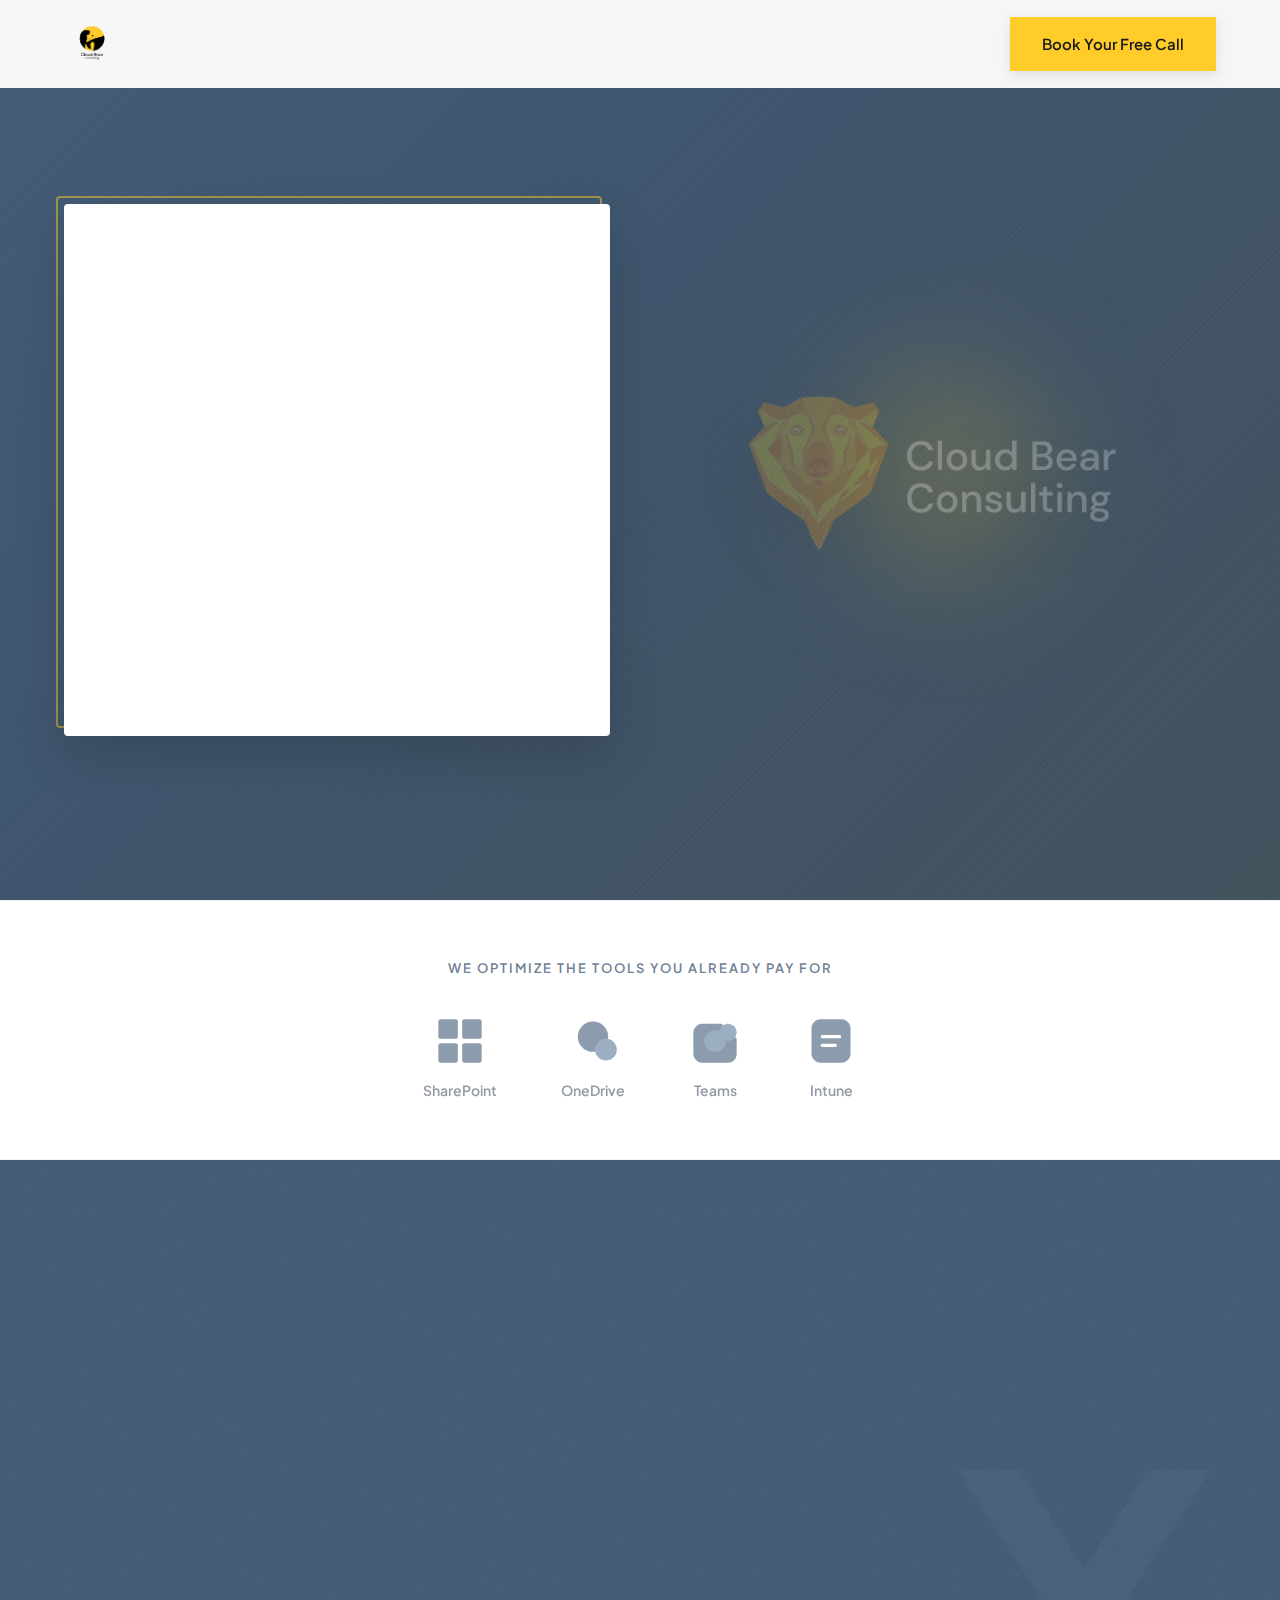
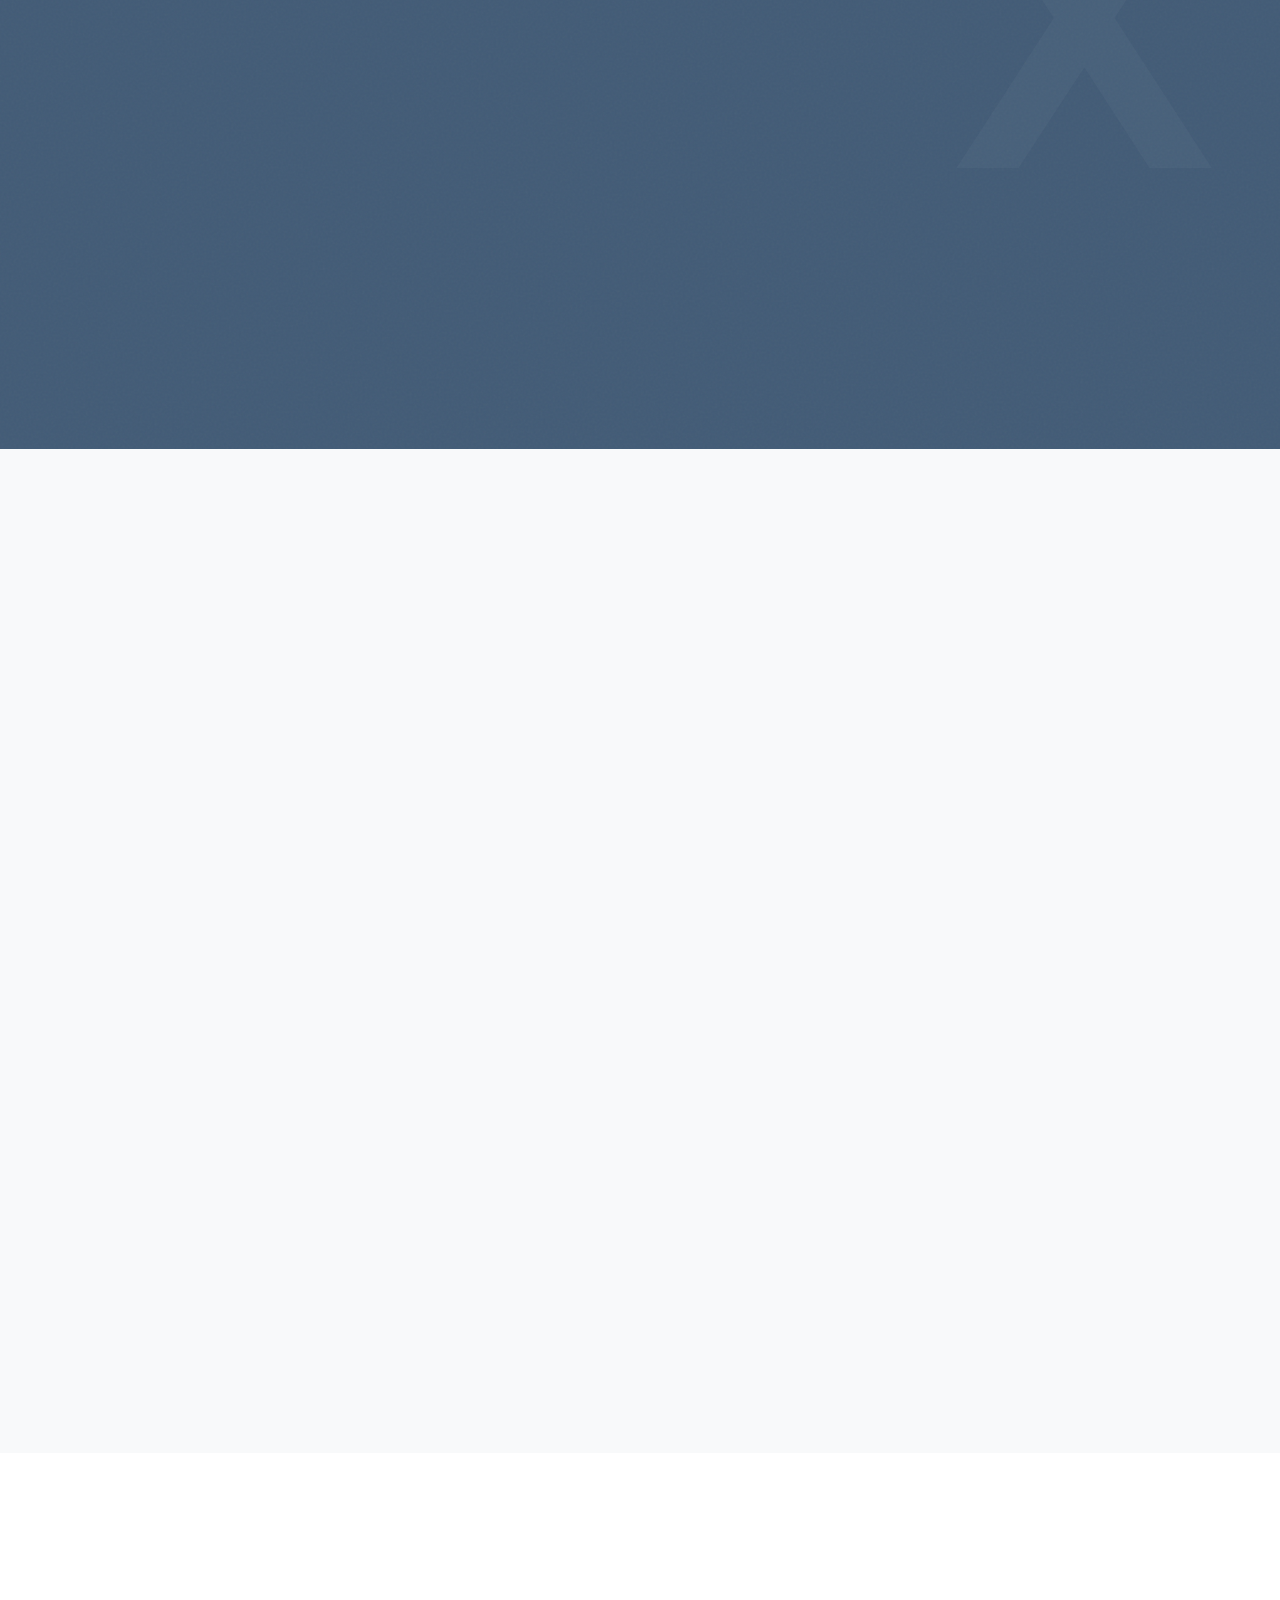
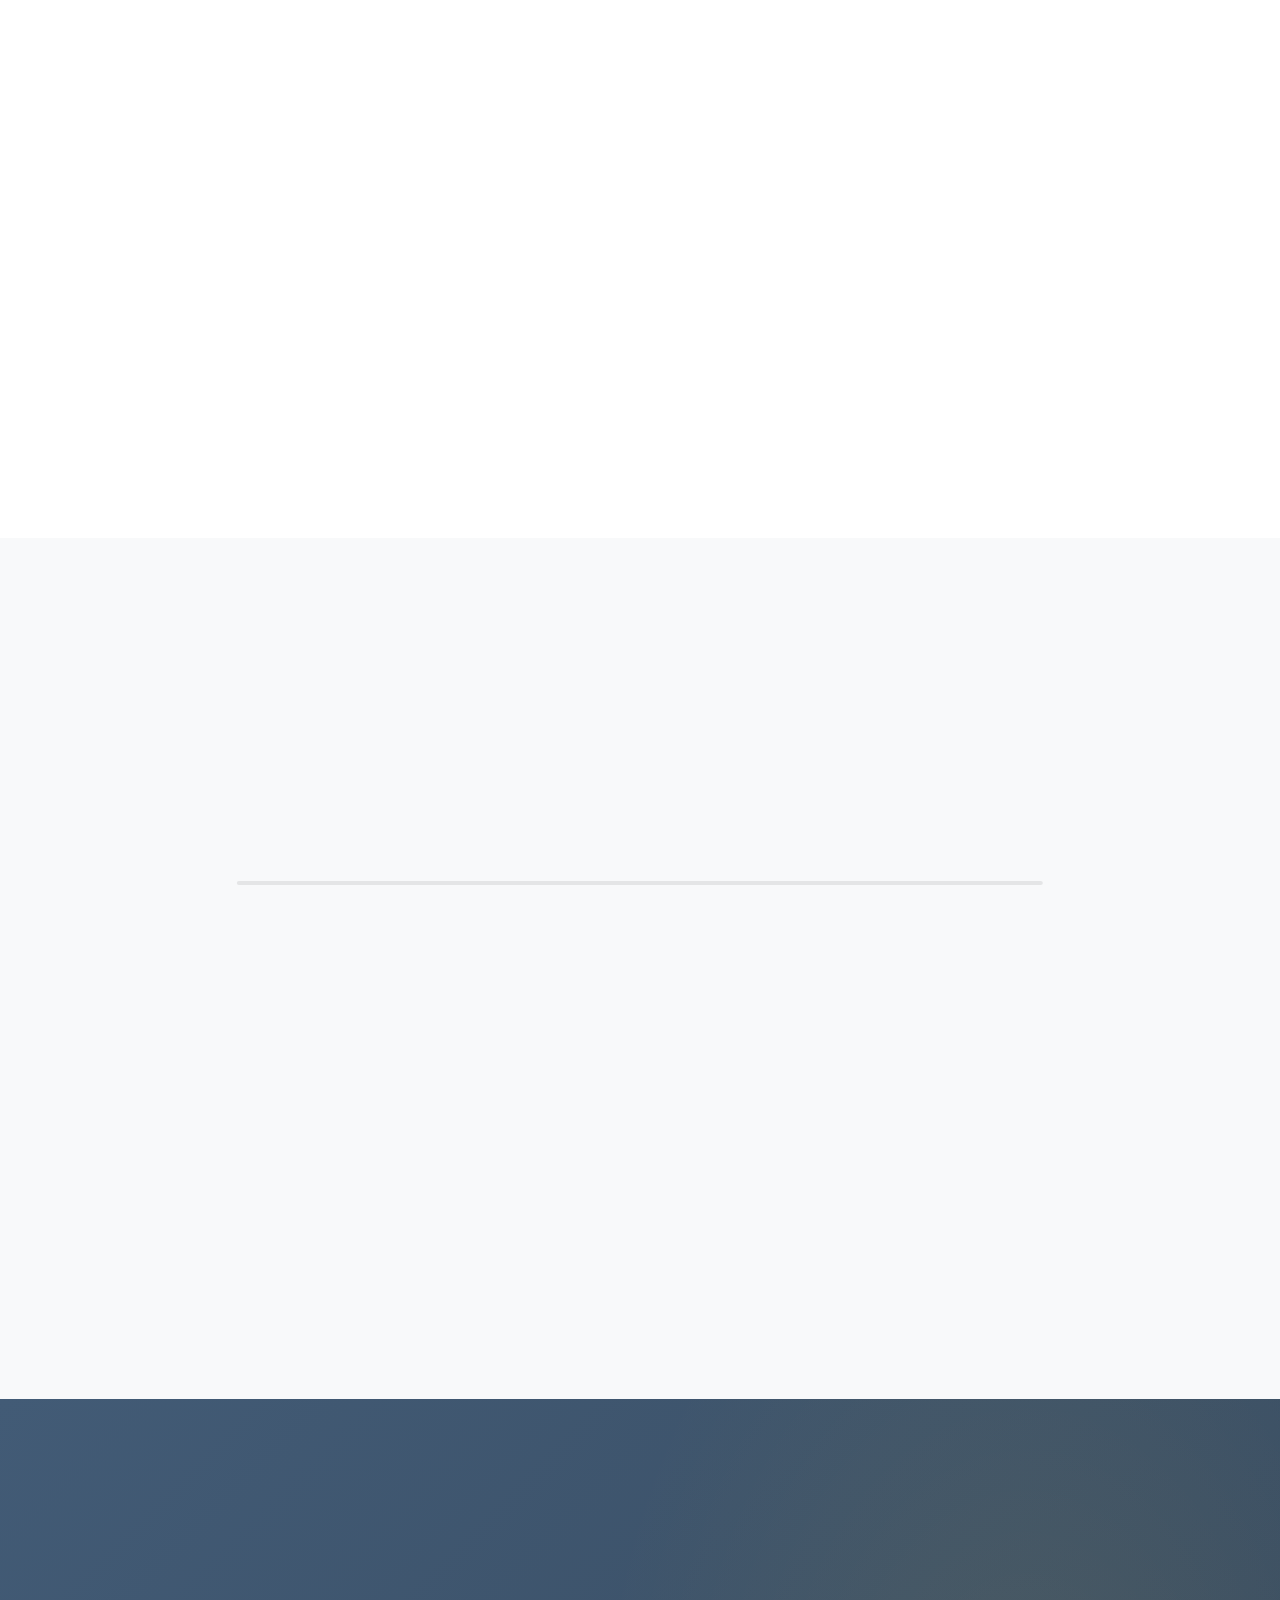
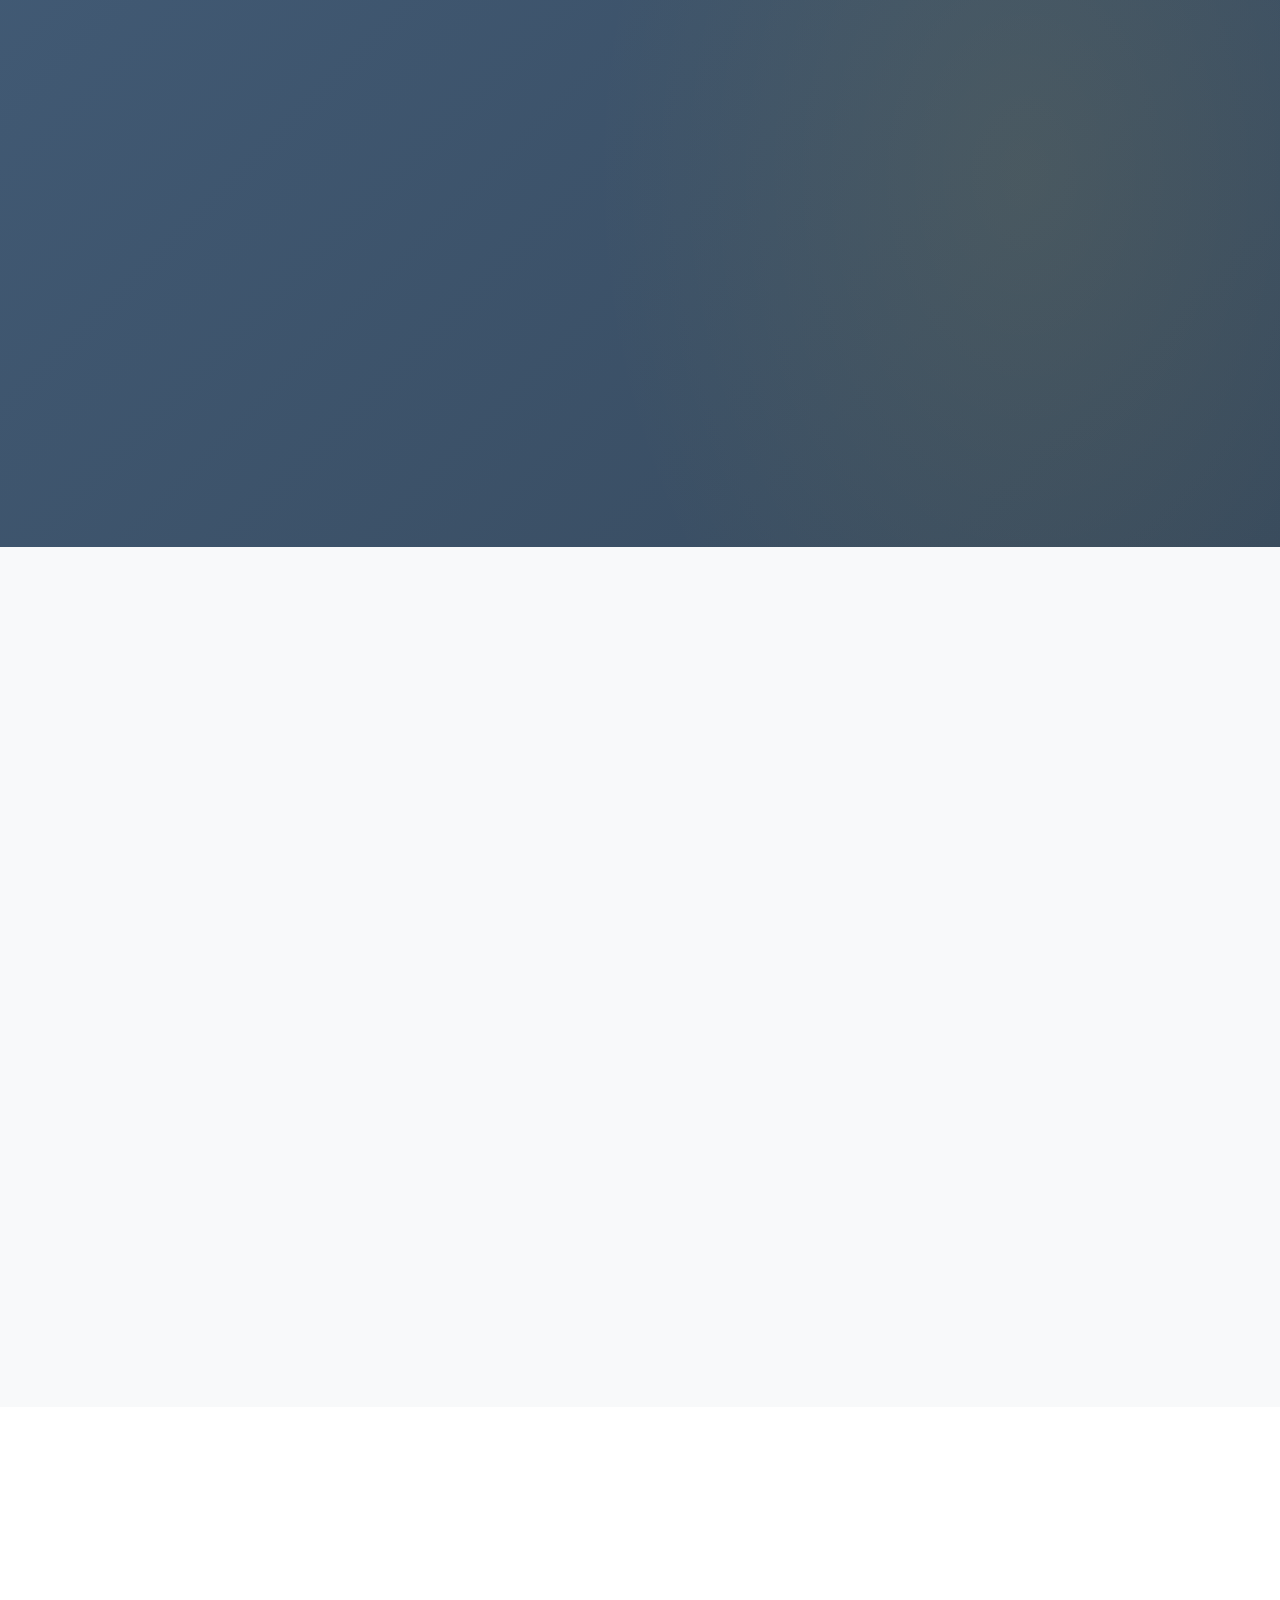
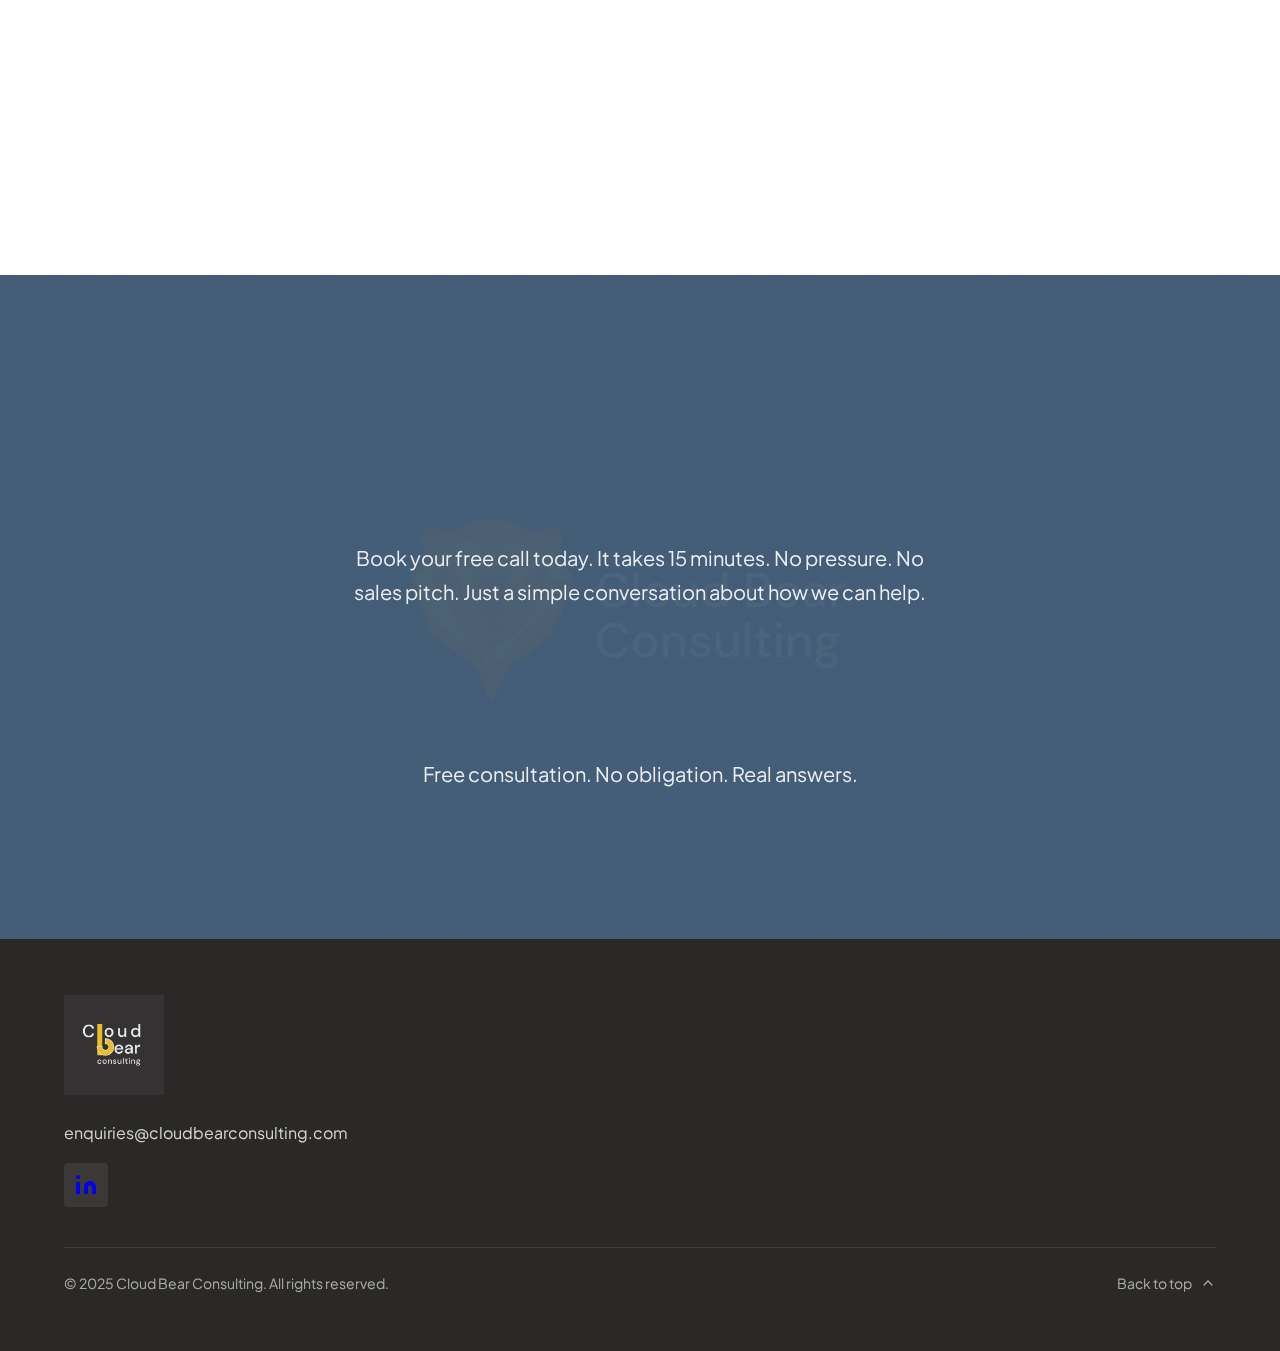
<file: cloud-bear-landing-v2.html>
<!DOCTYPE html>
<html lang="en">
<head>
    <meta charset="UTF-8">
    <meta name="viewport" content="width=device-width, initial-scale=1.0">
    <title>Cloud Bear Consulting | Stop Wasting Money on Microsoft 365</title>
    <link rel="preconnect" href="https://fonts.googleapis.com">
    <link rel="preconnect" href="https://fonts.gstatic.com" crossorigin>
    <link href="https://fonts.googleapis.com/css2?family=DM+Serif+Display&family=Plus+Jakarta+Sans:wght@400;500;600;700&display=swap" rel="stylesheet">
    <style>
        :root {
            --primary: #FFCC2A;
            --primary-hover: #E6B800;
            --primary-glow: rgba(255, 204, 42, 0.3);
            --accent: #425B76;
            --accent-dark: #374A5E;
            --accent-light: #5A7A9A;
            --background: #FFFFFF;
            --background-alt: #F8F9FA;
            --text-primary: #1A1A1A;
            --text-secondary: #4A5568;
            --text-light: #718096;
            --white: #FFFFFF;
            --shadow-sm: 0 1px 3px rgba(0,0,0,0.08);
            --shadow-md: 0 4px 12px rgba(0,0,0,0.1);
            --shadow-lg: 0 8px 30px rgba(0,0,0,0.12);
            --shadow-xl: 0 20px 50px rgba(0,0,0,0.15);
            --transition-smooth: cubic-bezier(0.4, 0, 0.2, 1);
        }

        * {
            margin: 0;
            padding: 0;
            box-sizing: border-box;
        }

        html {
            scroll-behavior: smooth;
        }

        body {
            font-family: 'Plus Jakarta Sans', sans-serif;
            font-size: 18px;
            line-height: 1.7;
            color: var(--text-primary);
            background: var(--background);
            overflow-x: hidden;
        }

        h1, h2, h3, h4 {
            font-family: 'DM Serif Display', serif;
            font-weight: 400;
            line-height: 1.2;
        }

        .container {
            max-width: 1200px;
            margin: 0 auto;
            padding: 0 24px;
        }

        /* Button Styles */
        .btn {
            display: inline-flex;
            align-items: center;
            justify-content: center;
            padding: 18px 40px;
            font-family: 'Plus Jakarta Sans', sans-serif;
            font-size: 17px;
            font-weight: 600;
            text-decoration: none;
            border: none;
            cursor: pointer;
            transition: all 0.3s var(--transition-smooth);
            position: relative;
            overflow: hidden;
        }

        .btn-primary {
            background: var(--primary);
            color: var(--text-primary);
            box-shadow: var(--shadow-md);
        }

        .btn-primary::after {
            content: '';
            position: absolute;
            bottom: 0;
            left: 50%;
            transform: translateX(-50%);
            width: 0;
            height: 3px;
            background: var(--text-primary);
            transition: width 0.3s var(--transition-smooth);
        }

        .btn-primary:hover {
            transform: translateY(-3px);
            box-shadow: var(--shadow-lg), 0 0 30px var(--primary-glow);
        }

        .btn-primary:hover::after {
            width: 60%;
        }

        .btn-primary:active {
            transform: translateY(-1px);
        }

        .btn-secondary {
            background: var(--accent);
            color: var(--white);
        }

        .btn-secondary:hover {
            background: var(--accent-light);
            transform: translateY(-3px);
        }

        /* ==================== */
        /* HEADER               */
        /* ==================== */
        .header {
            position: fixed;
            top: 0;
            left: 0;
            right: 0;
            z-index: 1000;
            background: rgba(255, 255, 255, 0.95);
            backdrop-filter: blur(12px);
            -webkit-backdrop-filter: blur(12px);
            padding: 16px 0;
            transition: all 0.3s ease;
        }

        .header.scrolled {
            box-shadow: 0 2px 20px rgba(0,0,0,0.08);
        }

        .header-inner {
            display: flex;
            justify-content: space-between;
            align-items: center;
        }

        .logo {
            display: flex;
            align-items: center;
            text-decoration: none;
        }

        .logo img {
            height: 56px;
            width: auto;
            transition: transform 0.3s ease;
        }

        .logo:hover img {
            transform: scale(1.02);
        }

        .header .btn {
            padding: 14px 32px;
            font-size: 15px;
        }

        /* ==================== */
        /* HERO SECTION         */
        /* ==================== */
        .hero {
            position: relative;
            min-height: 100vh;
            display: flex;
            align-items: center;
            padding: 140px 0 100px;
            background: linear-gradient(135deg, var(--accent) 0%, var(--accent-dark) 100%);
            overflow: hidden;
        }

        .hero::before {
            content: '';
            position: absolute;
            top: 0;
            left: 0;
            right: 0;
            bottom: 0;
            background:
                linear-gradient(135deg, transparent 40%, rgba(255, 204, 42, 0.05) 100%),
                repeating-linear-gradient(
                    -45deg,
                    transparent,
                    transparent 2px,
                    rgba(255, 255, 255, 0.02) 2px,
                    rgba(255, 255, 255, 0.02) 4px
                );
            pointer-events: none;
        }

        .hero-container {
            display: grid;
            grid-template-columns: 1fr 1fr;
            gap: 60px;
            align-items: center;
            position: relative;
            z-index: 2;
        }

        .hero-content {
            background: var(--white);
            padding: 56px 48px;
            border-radius: 4px;
            box-shadow: var(--shadow-xl);
            position: relative;
        }

        .hero-content::before {
            content: '';
            position: absolute;
            top: -8px;
            left: -8px;
            right: 8px;
            bottom: 8px;
            border: 2px solid var(--primary);
            border-radius: 4px;
            z-index: -1;
            opacity: 0.5;
        }

        .hero h1 {
            font-size: clamp(36px, 4vw, 52px);
            color: var(--text-primary);
            margin-bottom: 20px;
            letter-spacing: -0.02em;
            opacity: 0;
            animation: fadeInUp 0.8s var(--transition-smooth) forwards;
        }

        .hero-subtitle {
            font-size: clamp(17px, 2vw, 20px);
            color: var(--text-secondary);
            margin-bottom: 36px;
            line-height: 1.7;
            opacity: 0;
            animation: fadeInUp 0.8s var(--transition-smooth) 0.15s forwards;
        }

        .hero-cta {
            margin-bottom: 24px;
            opacity: 0;
            animation: fadeInUp 0.8s var(--transition-smooth) 0.3s forwards;
        }

        .hero-support {
            font-size: 15px;
            color: var(--text-light);
            opacity: 0;
            animation: fadeInUp 0.8s var(--transition-smooth) 0.45s forwards;
        }

        .hero-visual {
            display: flex;
            align-items: center;
            justify-content: center;
            position: relative;
        }

        .hero-bear {
            width: 100%;
            max-width: 420px;
            opacity: 0.25;
            filter: drop-shadow(0 20px 40px rgba(0,0,0,0.3));
            animation: bearFloat 6s ease-in-out infinite, fadeIn 1s ease 0.5s forwards;
        }

        .hero-bear-glow {
            position: absolute;
            width: 300px;
            height: 300px;
            background: radial-gradient(circle, var(--primary-glow) 0%, transparent 70%);
            border-radius: 50%;
            filter: blur(60px);
            z-index: -1;
        }

        @keyframes bearFloat {
            0%, 100% { transform: translateY(0) rotate(0deg); }
            50% { transform: translateY(-20px) rotate(2deg); }
        }

        /* ==================== */
        /* LOGO BAR             */
        /* ==================== */
        .logo-bar {
            padding: 56px 0;
            background: var(--white);
            border-top: 1px solid rgba(0,0,0,0.05);
            border-bottom: 1px solid rgba(0,0,0,0.05);
            overflow: hidden;
        }

        .logo-bar-title {
            text-align: center;
            font-size: 13px;
            font-weight: 600;
            letter-spacing: 2px;
            text-transform: uppercase;
            color: var(--text-light);
            margin-bottom: 36px;
        }

        .logo-grid {
            display: flex;
            justify-content: center;
            align-items: center;
            gap: 64px;
        }

        .logo-item {
            display: flex;
            flex-direction: column;
            align-items: center;
            gap: 12px;
            opacity: 0.6;
            transition: all 0.4s var(--transition-smooth);
            cursor: default;
        }

        .logo-item:hover {
            opacity: 1;
            transform: translateY(-4px);
        }

        .logo-item:hover svg {
            filter: drop-shadow(0 4px 12px var(--primary-glow));
        }

        .logo-item svg {
            width: 52px;
            height: 52px;
            transition: all 0.4s var(--transition-smooth);
        }

        .logo-item span {
            font-size: 14px;
            font-weight: 600;
            color: var(--text-secondary);
        }

        /* ==================== */
        /* PROBLEM SECTION      */
        /* ==================== */
        .problem {
            padding: 120px 0;
            background: var(--accent);
            color: var(--white);
            position: relative;
            overflow: hidden;
        }

        .problem::before {
            content: '';
            position: absolute;
            top: 0;
            left: 0;
            right: 0;
            bottom: 0;
            background: url("data:image/svg+xml,%3Csvg viewBox='0 0 400 400' xmlns='http://www.w3.org/2000/svg'%3E%3Cfilter id='noiseFilter'%3E%3CfeTurbulence type='fractalNoise' baseFrequency='0.9' numOctaves='3' stitchTiles='stitch'/%3E%3C/filter%3E%3Crect width='100%25' height='100%25' filter='url(%23noiseFilter)'/%3E%3C/svg%3E");
            opacity: 0.04;
            pointer-events: none;
        }

        .problem-watermark {
            position: absolute;
            top: 50%;
            right: 5%;
            transform: translateY(-50%);
            font-size: 400px;
            font-weight: 700;
            color: rgba(255, 255, 255, 0.03);
            pointer-events: none;
            line-height: 1;
        }

        .problem-content {
            max-width: 800px;
            position: relative;
            z-index: 1;
        }

        .problem h2 {
            font-size: clamp(36px, 5vw, 52px);
            margin-bottom: 32px;
            text-align: left;
        }

        .problem-text {
            font-size: 19px;
            line-height: 1.8;
            opacity: 0.95;
            margin-bottom: 24px;
        }

        .problem-list {
            list-style: none;
            display: grid;
            grid-template-columns: repeat(2, 1fr);
            gap: 20px;
            margin: 40px 0;
        }

        .problem-list li {
            display: flex;
            align-items: flex-start;
            gap: 16px;
            padding: 24px 28px;
            background: rgba(255, 255, 255, 0.06);
            border-radius: 4px;
            font-size: 16px;
            transition: all 0.4s var(--transition-smooth);
            border: 1px solid rgba(255, 255, 255, 0.08);
        }

        .problem-list li:hover {
            background: rgba(255, 255, 255, 0.1);
            transform: translateX(8px);
        }

        .problem-number {
            font-family: 'DM Serif Display', serif;
            font-size: 14px;
            color: var(--primary);
            font-weight: 400;
            flex-shrink: 0;
            opacity: 0.8;
        }

        .problem-closing {
            font-size: 22px;
            font-weight: 500;
            margin-top: 40px;
            color: var(--primary);
        }

        /* ==================== */
        /* SOLUTION SECTION     */
        /* ==================== */
        .solution {
            padding: 120px 0;
            background: var(--background-alt);
        }

        .section-header {
            text-align: center;
            max-width: 680px;
            margin: 0 auto 72px;
        }

        .section-header h2 {
            font-size: clamp(36px, 5vw, 48px);
            color: var(--text-primary);
            margin-bottom: 20px;
        }

        .section-header p {
            font-size: 19px;
            color: var(--text-secondary);
        }

        .benefits-grid {
            display: grid;
            grid-template-columns: repeat(3, 1fr);
            gap: 32px;
            margin-bottom: 64px;
        }

        .benefit-card {
            background: var(--white);
            padding: 48px 36px;
            border-radius: 4px;
            box-shadow: var(--shadow-sm);
            transition: all 0.4s var(--transition-smooth);
            border: 1px solid rgba(0,0,0,0.04);
            position: relative;
        }

        .benefit-card::before {
            content: '';
            position: absolute;
            left: 0;
            top: 50%;
            transform: translateY(-50%);
            width: 4px;
            height: 0;
            background: var(--primary);
            transition: height 0.4s var(--transition-smooth);
            border-radius: 0 2px 2px 0;
        }

        .benefit-card:hover {
            transform: translateY(-8px);
            box-shadow: var(--shadow-lg);
        }

        .benefit-card:hover::before {
            height: 60%;
        }

        .benefit-icon {
            width: 72px;
            height: 72px;
            background: linear-gradient(135deg, var(--primary) 0%, #FFD954 100%);
            clip-path: polygon(50% 0%, 100% 25%, 100% 75%, 50% 100%, 0% 75%, 0% 25%);
            display: flex;
            align-items: center;
            justify-content: center;
            margin-bottom: 28px;
            transition: transform 0.4s var(--transition-smooth);
        }

        .benefit-card:hover .benefit-icon {
            transform: scale(1.1) rotate(5deg);
        }

        .benefit-icon svg {
            width: 32px;
            height: 32px;
            stroke: var(--text-primary);
        }

        .benefit-card h3 {
            font-size: 28px;
            margin-bottom: 16px;
            color: var(--text-primary);
        }

        .benefit-card p {
            color: var(--text-secondary);
            font-size: 17px;
            line-height: 1.7;
        }

        .section-cta {
            text-align: center;
        }

        /* ==================== */
        /* CREDIBILITY SECTION  */
        /* ==================== */
        .credibility {
            padding: 120px 0;
            background: var(--white);
        }

        .credibility-inner {
            display: grid;
            grid-template-columns: 1fr 1fr;
            gap: 80px;
            align-items: center;
        }

        .credibility-content h2 {
            font-size: clamp(32px, 4vw, 44px);
            margin-bottom: 28px;
            color: var(--text-primary);
        }

        .credibility-content p {
            font-size: 18px;
            color: var(--text-secondary);
            margin-bottom: 16px;
            line-height: 1.8;
        }

        .trust-badge {
            display: inline-flex;
            align-items: center;
            gap: 16px;
            margin-top: 36px;
            padding: 20px 28px;
            background: var(--background-alt);
            border-radius: 4px;
            border: 1px solid rgba(0,0,0,0.06);
            transition: all 0.3s ease;
        }

        .trust-badge:hover {
            box-shadow: 0 0 30px rgba(255, 185, 0, 0.15);
        }

        .trust-badge svg {
            width: 40px;
            height: 40px;
        }

        .trust-badge span {
            font-size: 15px;
            font-weight: 600;
            color: var(--text-primary);
        }

        .credibility-visual {
            position: relative;
        }

        .credibility-card {
            background: var(--accent);
            color: var(--white);
            padding: 56px;
            border-radius: 4px;
            position: relative;
            text-align: center;
        }

        .credibility-card::before {
            content: '';
            position: absolute;
            top: -16px;
            left: -16px;
            right: 16px;
            bottom: 16px;
            border: 3px solid var(--primary);
            border-radius: 4px;
            z-index: -1;
        }

        .years-number {
            font-family: 'DM Serif Display', serif;
            font-size: 120px;
            line-height: 1;
            color: var(--primary);
            margin-bottom: 12px;
        }

        .years-label {
            font-size: 20px;
            font-weight: 500;
            opacity: 0.9;
        }

        /* ==================== */
        /* HOW IT WORKS         */
        /* ==================== */
        .how-it-works {
            padding: 120px 0;
            background: var(--background-alt);
        }

        .timeline {
            position: relative;
            margin-top: 80px;
        }

        .timeline-line {
            position: absolute;
            top: 28px;
            left: 50%;
            transform: translateX(-50%);
            width: 70%;
            height: 4px;
            background: rgba(0,0,0,0.08);
            border-radius: 2px;
        }

        .timeline-progress {
            position: absolute;
            top: 0;
            left: 0;
            height: 100%;
            width: 0;
            background: var(--primary);
            border-radius: 2px;
            transition: width 0.6s var(--transition-smooth);
        }

        .steps-grid {
            display: grid;
            grid-template-columns: repeat(3, 1fr);
            gap: 40px;
            position: relative;
            z-index: 1;
        }

        .step-card {
            text-align: center;
        }

        .step-number {
            width: 56px;
            height: 56px;
            background: var(--primary);
            border-radius: 50%;
            display: flex;
            align-items: center;
            justify-content: center;
            font-family: 'DM Serif Display', serif;
            font-size: 24px;
            color: var(--text-primary);
            margin: 0 auto 32px;
            box-shadow: var(--shadow-md), 0 0 0 8px var(--background-alt);
            position: relative;
            z-index: 2;
            transition: all 0.4s var(--transition-smooth);
        }

        .step-card:hover .step-number {
            transform: scale(1.1);
            box-shadow: var(--shadow-lg), 0 0 0 8px var(--background-alt), 0 0 30px var(--primary-glow);
        }

        .step-content {
            background: var(--white);
            padding: 40px 32px;
            border-radius: 4px;
            border: 1px solid rgba(0,0,0,0.06);
            transition: all 0.4s var(--transition-smooth);
        }

        .step-card:hover .step-content {
            transform: translateY(-4px);
            box-shadow: var(--shadow-md);
        }

        .step-content h3 {
            font-size: 24px;
            margin-bottom: 16px;
            color: var(--text-primary);
        }

        .step-content p {
            color: var(--text-secondary);
            font-size: 16px;
            line-height: 1.7;
        }

        .step-arrow {
            position: absolute;
            top: 28px;
            color: var(--primary);
            font-size: 24px;
            opacity: 0.5;
        }

        /* ==================== */
        /* WHAT YOU GET         */
        /* ==================== */
        .what-you-get {
            padding: 120px 0;
            background: linear-gradient(135deg, var(--accent) 0%, var(--accent-dark) 100%);
            color: var(--white);
            position: relative;
            overflow: hidden;
        }

        .what-you-get::before {
            content: '';
            position: absolute;
            top: -50%;
            right: -20%;
            width: 80%;
            height: 200%;
            background: radial-gradient(ellipse at center, rgba(255, 204, 42, 0.08) 0%, transparent 60%);
            pointer-events: none;
        }

        .what-you-get .container {
            position: relative;
            z-index: 1;
        }

        .what-you-get h2 {
            font-size: clamp(36px, 5vw, 48px);
            margin-bottom: 64px;
            text-align: center;
        }

        .benefits-list {
            display: grid;
            grid-template-columns: repeat(2, 1fr);
            gap: 24px 72px;
            max-width: 940px;
            margin: 0 auto 64px;
        }

        .benefit-item {
            display: flex;
            align-items: flex-start;
            gap: 18px;
            font-size: 18px;
            padding: 8px 0;
        }

        .benefit-check {
            width: 28px;
            height: 28px;
            background: var(--primary);
            border-radius: 50%;
            display: flex;
            align-items: center;
            justify-content: center;
            flex-shrink: 0;
            margin-top: 2px;
            box-shadow: 0 0 20px var(--primary-glow);
        }

        .benefit-check svg {
            width: 16px;
            height: 16px;
            stroke: var(--text-primary);
            stroke-width: 3;
        }

        /* ==================== */
        /* FAQ SECTION          */
        /* ==================== */
        .faq {
            padding: 120px 0;
            background: var(--background-alt);
        }

        .faq-grid {
            max-width: 800px;
            margin: 64px auto 0;
        }

        .faq-item {
            background: var(--white);
            margin-bottom: 16px;
            border-radius: 4px;
            overflow: hidden;
            box-shadow: var(--shadow-sm);
            border: 1px solid rgba(0,0,0,0.04);
            transition: all 0.3s var(--transition-smooth);
        }

        .faq-item:hover {
            box-shadow: var(--shadow-md);
        }

        .faq-question {
            width: 100%;
            padding: 28px 32px;
            background: none;
            border: none;
            text-align: left;
            font-family: 'Plus Jakarta Sans', sans-serif;
            font-size: 18px;
            font-weight: 600;
            color: var(--text-primary);
            cursor: pointer;
            display: flex;
            justify-content: space-between;
            align-items: center;
            transition: all 0.3s ease;
        }

        .faq-question:hover {
            background: var(--background-alt);
        }

        .faq-icon {
            width: 24px;
            height: 24px;
            position: relative;
            flex-shrink: 0;
            transition: transform 0.4s var(--transition-smooth);
        }

        .faq-icon svg {
            width: 24px;
            height: 24px;
            stroke: var(--accent);
            transition: stroke 0.3s ease;
        }

        .faq-item.active .faq-icon {
            transform: rotate(180deg);
        }

        .faq-item.active .faq-icon svg {
            stroke: var(--primary);
        }

        .faq-answer {
            max-height: 0;
            overflow: hidden;
            transition: max-height 0.4s var(--transition-smooth);
            position: relative;
        }

        .faq-answer::before {
            content: '';
            position: absolute;
            top: 0;
            left: 32px;
            right: 32px;
            height: 2px;
            background: var(--primary);
            transform: scaleX(0);
            transition: transform 0.4s var(--transition-smooth);
        }

        .faq-item.active .faq-answer::before {
            transform: scaleX(1);
        }

        .faq-item.active .faq-answer {
            max-height: 300px;
        }

        .faq-answer-inner {
            padding: 0 32px 28px;
            color: var(--text-secondary);
            font-size: 17px;
            line-height: 1.8;
            padding-top: 20px;
        }

        /* ==================== */
        /* GUARANTEE SECTION    */
        /* ==================== */
        .guarantee {
            padding: 100px 0;
            background: var(--white);
        }

        .guarantee-inner {
            display: flex;
            align-items: center;
            gap: 56px;
            max-width: 900px;
            margin: 0 auto;
            padding: 56px 64px;
            background: linear-gradient(135deg, #FFFBEB 0%, #FFFDF5 100%);
            border: 2px solid var(--primary);
            border-radius: 4px;
            position: relative;
            overflow: hidden;
        }

        .guarantee-inner::before {
            content: '';
            position: absolute;
            top: 50%;
            left: 50%;
            transform: translate(-50%, -50%);
            width: 400px;
            height: 400px;
            background: radial-gradient(circle, var(--primary-glow) 0%, transparent 70%);
            opacity: 0.3;
            pointer-events: none;
        }

        .guarantee-badge {
            flex-shrink: 0;
            position: relative;
            z-index: 1;
        }

        .guarantee-badge svg {
            width: 130px;
            height: 130px;
            filter: drop-shadow(0 4px 20px var(--primary-glow));
        }

        .guarantee-content {
            position: relative;
            z-index: 1;
        }

        .guarantee-content h2 {
            font-size: 32px;
            margin-bottom: 16px;
            color: var(--text-primary);
        }

        .guarantee-content p {
            font-size: 18px;
            color: var(--text-secondary);
            line-height: 1.8;
        }

        /* ==================== */
        /* FINAL CTA            */
        /* ==================== */
        .final-cta {
            padding: 140px 0;
            background: var(--accent);
            color: var(--white);
            text-align: center;
            position: relative;
            overflow: hidden;
        }

        .final-cta::before {
            content: '';
            position: absolute;
            top: 0;
            left: 0;
            right: 0;
            bottom: 0;
            background: url("data:image/svg+xml,%3Csvg viewBox='0 0 400 400' xmlns='http://www.w3.org/2000/svg'%3E%3Cfilter id='noiseFilter'%3E%3CfeTurbulence type='fractalNoise' baseFrequency='0.9' numOctaves='3' stitchTiles='stitch'/%3E%3C/filter%3E%3Crect width='100%25' height='100%25' filter='url(%23noiseFilter)'/%3E%3C/svg%3E");
            opacity: 0.04;
            pointer-events: none;
        }

        .final-cta-bear {
            position: absolute;
            top: 50%;
            left: 50%;
            transform: translate(-50%, -50%);
            width: 500px;
            opacity: 0.04;
            pointer-events: none;
        }

        .final-cta .container {
            position: relative;
            z-index: 1;
        }

        .final-cta h2 {
            font-size: clamp(36px, 5vw, 52px);
            margin-bottom: 24px;
        }

        .final-cta p {
            font-size: 20px;
            opacity: 0.9;
            margin-bottom: 48px;
            max-width: 600px;
            margin-left: auto;
            margin-right: auto;
            line-height: 1.7;
        }

        .final-cta .btn-primary {
            font-size: 19px;
            padding: 22px 56px;
        }

        .final-support {
            margin-top: 24px;
            font-size: 15px;
            opacity: 0.7;
        }

        /* ==================== */
        /* FOOTER               */
        /* ==================== */
        .footer {
            padding: 56px 0;
            background: #2A2928;
            color: var(--white);
        }

        .footer-inner {
            display: flex;
            flex-direction: column;
            align-items: flex-start;
            gap: 24px;
        }

        .footer-logo img {
            height: 100px;
            width: auto;
            display: block;
            opacity: 0.9;
            transition: opacity 0.3s ease;
        }

        .footer-logo:hover img {
            opacity: 1;
        }

        .footer-contact {
            display: flex;
            flex-direction: column;
            align-items: flex-start;
            gap: 16px;
        }

        .footer-email {
            color: var(--white);
            text-decoration: none;
            font-size: 16px;
            opacity: 0.8;
            transition: all 0.3s ease;
            position: relative;
        }

        .footer-email::after {
            content: '';
            position: absolute;
            bottom: -2px;
            left: 0;
            width: 0;
            height: 1px;
            background: var(--primary);
            transition: width 0.3s ease;
        }

        .footer-email:hover {
            opacity: 1;
            color: var(--primary);
        }

        .footer-email:hover::after {
            width: 100%;
        }

        .footer-social a {
            display: flex;
            align-items: center;
            justify-content: center;
            width: 44px;
            height: 44px;
            background: rgba(255,255,255,0.08);
            border-radius: 4px;
            transition: all 0.3s ease;
        }

        .footer-social a:hover {
            background: var(--primary);
        }

        .footer-social a:hover svg {
            fill: var(--text-primary);
        }

        .footer-social svg {
            width: 24px;
            height: 24px;
            fill: var(--white);
            transition: fill 0.3s ease;
        }

        .footer-bottom {
            margin-top: 40px;
            padding-top: 24px;
            border-top: 1px solid rgba(255, 255, 255, 0.1);
            display: flex;
            justify-content: space-between;
            align-items: center;
            width: 100%;
        }

        .footer-copyright {
            font-size: 14px;
            opacity: 0.6;
        }

        .back-to-top {
            display: flex;
            align-items: center;
            gap: 8px;
            color: var(--white);
            text-decoration: none;
            font-size: 14px;
            opacity: 0.6;
            transition: all 0.3s ease;
        }

        .back-to-top:hover {
            opacity: 1;
            color: var(--primary);
        }

        .back-to-top svg {
            width: 16px;
            height: 16px;
            stroke: currentColor;
        }

        /* ==================== */
        /* ANIMATIONS           */
        /* ==================== */
        @keyframes fadeInUp {
            from {
                opacity: 0;
                transform: translateY(30px);
            }
            to {
                opacity: 1;
                transform: translateY(0);
            }
        }

        @keyframes fadeIn {
            from { opacity: 0; }
            to { opacity: 1; }
        }

        .animate-on-scroll {
            opacity: 0;
            transform: translateY(40px);
            transition: all 0.8s var(--transition-smooth);
        }

        .animate-on-scroll.visible {
            opacity: 1;
            transform: translateY(0);
        }

        .animate-on-scroll.fade-in {
            transform: none;
        }

        .animate-on-scroll.scale-in {
            transform: scale(0.95);
        }

        .animate-on-scroll.scale-in.visible {
            transform: scale(1);
        }

        /* ==================== */
        /* RESPONSIVE           */
        /* ==================== */
        @media (max-width: 1024px) {
            .hero-container {
                grid-template-columns: 1fr;
                gap: 40px;
            }

            .hero-visual {
                position: absolute;
                top: 50%;
                right: -10%;
                transform: translateY(-50%);
                opacity: 0.1;
            }

            .hero-bear {
                max-width: 350px;
            }

            .hero-content {
                max-width: 600px;
                position: relative;
                z-index: 2;
            }

            .benefits-grid,
            .steps-grid {
                grid-template-columns: 1fr;
                max-width: 500px;
                margin-left: auto;
                margin-right: auto;
            }

            .timeline-line {
                display: none;
            }

            .credibility-inner {
                grid-template-columns: 1fr;
                text-align: center;
                gap: 48px;
            }

            .credibility-visual {
                order: -1;
                max-width: 400px;
                margin: 0 auto;
            }

            .benefits-list {
                grid-template-columns: 1fr;
            }

            .guarantee-inner {
                flex-direction: column;
                text-align: center;
                padding: 48px 36px;
            }

            .problem-list {
                grid-template-columns: 1fr;
            }

            .problem-content {
                max-width: 100%;
            }
        }

        @media (max-width: 768px) {
            .header .btn {
                padding: 12px 24px;
                font-size: 14px;
            }

            .logo img {
                height: 44px;
            }

            .hero {
                padding: 120px 0 80px;
            }

            .hero-content {
                padding: 40px 32px;
            }

            .hero-content::before {
                display: none;
            }

            .problem,
            .solution,
            .how-it-works,
            .what-you-get,
            .faq {
                padding: 80px 0;
            }

            .section-header {
                margin-bottom: 48px;
            }

            .logo-grid {
                gap: 32px;
                flex-wrap: wrap;
            }

            .faq-question {
                padding: 24px;
                font-size: 16px;
            }

            .faq-answer-inner {
                padding: 16px 24px 24px;
            }

            .final-cta {
                padding: 100px 0;
            }

            .footer-logo img {
                height: 80px;
            }

            .years-number {
                font-size: 96px;
            }
        }

        @media (max-width: 480px) {
            body {
                font-size: 16px;
            }

            .container {
                padding: 0 20px;
            }

            .btn {
                width: 100%;
                padding: 16px 32px;
            }

            .hero-content {
                padding: 32px 24px;
            }

            .hero h1 {
                font-size: 32px;
            }

            .benefit-card,
            .step-content {
                padding: 32px 24px;
            }

            .years-number {
                font-size: 72px;
            }

            .guarantee-inner {
                padding: 36px 24px;
            }

            .guarantee-badge svg {
                width: 100px;
                height: 100px;
            }

            .footer-bottom {
                flex-direction: column;
                gap: 16px;
                text-align: center;
            }
        }
    </style>
</head>
<body>
    <!-- Header -->
    <header class="header" id="top">
        <div class="container">
            <div class="header-inner">
                <a href="#" class="logo">
                    <img src="./CloudBearConsulting Logo/Logo ellipse PNG/Logo ellipse Bg0.png" alt="Cloud Bear Consulting">
                </a>
                <a href="#book-call" class="btn btn-primary">Book Your Free Call</a>
            </div>
        </div>
    </header>

    <!-- Hero Section -->
    <section class="hero">
        <div class="container">
            <div class="hero-container">
                <div class="hero-content">
                    <h1>Stop Wasting Money on Microsoft 365</h1>
                    <p class="hero-subtitle">We help small businesses get real results from their subscription. See ROI in 30 days or less. Guaranteed.</p>
                    <div class="hero-cta">
                        <a href="#book-call" class="btn btn-primary">Book Your Free Call</a>
                    </div>
                    <p class="hero-support">Join small businesses already saving time and money with Cloud Bear Consulting.</p>
                </div>
                <div class="hero-visual">
                    <div class="hero-bear-glow"></div>
                    <img src="./CloudBearConsulting Logo/Bear head PNG/Bear head Bg0.png" alt="" class="hero-bear" aria-hidden="true">
                </div>
            </div>
        </div>
    </section>

    <!-- Logo Bar -->
    <section class="logo-bar">
        <div class="container">
            <p class="logo-bar-title">We optimize the tools you already pay for</p>
            <div class="logo-grid">
                <div class="logo-item">
                    <svg viewBox="0 0 48 48" fill="none" xmlns="http://www.w3.org/2000/svg">
                        <rect x="4" y="4" width="18" height="18" rx="2" fill="#425B76"/>
                        <rect x="26" y="4" width="18" height="18" rx="2" fill="#425B76"/>
                        <rect x="4" y="26" width="18" height="18" rx="2" fill="#425B76"/>
                        <rect x="26" y="26" width="18" height="18" rx="2" fill="#425B76"/>
                    </svg>
                    <span>SharePoint</span>
                </div>
                <div class="logo-item">
                    <svg viewBox="0 0 48 48" fill="none" xmlns="http://www.w3.org/2000/svg">
                        <circle cx="24" cy="20" r="14" fill="#425B76"/>
                        <circle cx="36" cy="32" r="10" fill="#5A7A9A"/>
                    </svg>
                    <span>OneDrive</span>
                </div>
                <div class="logo-item">
                    <svg viewBox="0 0 48 48" fill="none" xmlns="http://www.w3.org/2000/svg">
                        <path d="M18 8H30L44 22V36C44 40 41 44 36 44H12C8 44 4 40 4 36V16C4 12 8 8 12 8H18Z" fill="#425B76"/>
                        <circle cx="36" cy="16" r="8" fill="#5A7A9A"/>
                        <circle cx="24" cy="24" r="10" fill="#5A7A9A"/>
                    </svg>
                    <span>Teams</span>
                </div>
                <div class="logo-item">
                    <svg viewBox="0 0 48 48" fill="none" xmlns="http://www.w3.org/2000/svg">
                        <path d="M6 12C6 8 10 4 14 4H34C38 4 42 8 42 12V36C42 40 38 44 34 44H14C10 44 6 40 6 36V12Z" fill="#425B76"/>
                        <path d="M16 20H32M16 28H28" stroke="white" stroke-width="3" stroke-linecap="round"/>
                    </svg>
                    <span>Intune</span>
                </div>
            </div>
        </div>
    </section>

    <!-- Problem Section -->
    <section class="problem">
        <div class="problem-watermark">X</div>
        <div class="container">
            <div class="problem-content">
                <h2 class="animate-on-scroll">You're Paying for Tools You Don't Use</h2>
                <p class="problem-text animate-on-scroll">
                    Most small businesses waste money on Microsoft 365. They pay every month. But they only use email and maybe Word. The rest sits there. Unused. Collecting dust.
                </p>
                <p class="problem-text animate-on-scroll">Meanwhile, your team:</p>
                <ul class="problem-list">
                    <li class="animate-on-scroll">
                        <span class="problem-number">01</span>
                        <span>Wastes time searching for files</span>
                    </li>
                    <li class="animate-on-scroll">
                        <span class="problem-number">02</span>
                        <span>Sends too many emails back and forth</span>
                    </li>
                    <li class="animate-on-scroll">
                        <span class="problem-number">03</span>
                        <span>Works harder than they need to</span>
                    </li>
                    <li class="animate-on-scroll">
                        <span class="problem-number">04</span>
                        <span>Stays open to hackers and scams</span>
                    </li>
                </ul>
                <p class="problem-text animate-on-scroll">Sound familiar?</p>
                <p class="problem-closing animate-on-scroll">It doesn't have to be this way.</p>
            </div>
        </div>
    </section>

    <!-- Solution Section -->
    <section class="solution">
        <div class="container">
            <div class="section-header">
                <h2 class="animate-on-scroll">Get More Done. Stay Safe. Save Money.</h2>
                <p class="animate-on-scroll">We set up Microsoft 365 the right way. So your team works smarter. And your business stays protected.</p>
            </div>
            <div class="benefits-grid">
                <div class="benefit-card animate-on-scroll">
                    <div class="benefit-icon">
                        <svg viewBox="0 0 24 24" fill="none" stroke="currentColor" stroke-width="2" stroke-linecap="round" stroke-linejoin="round">
                            <polygon points="13 2 3 14 12 14 11 22 21 10 12 10 13 2"></polygon>
                        </svg>
                    </div>
                    <h3>Work Faster</h3>
                    <p>Find files in seconds. Share documents without confusion. Your team finishes work in less time.</p>
                </div>
                <div class="benefit-card animate-on-scroll">
                    <div class="benefit-icon">
                        <svg viewBox="0 0 24 24" fill="none" stroke="currentColor" stroke-width="2" stroke-linecap="round" stroke-linejoin="round">
                            <line x1="12" y1="1" x2="12" y2="23"></line>
                            <path d="M17 5H9.5a3.5 3.5 0 0 0 0 7h5a3.5 3.5 0 0 1 0 7H6"></path>
                        </svg>
                    </div>
                    <h3>Save Money</h3>
                    <p>Stop paying for tools that sit unused. We unlock features you already have. No extra software needed.</p>
                </div>
                <div class="benefit-card animate-on-scroll">
                    <div class="benefit-icon">
                        <svg viewBox="0 0 24 24" fill="none" stroke="currentColor" stroke-width="2" stroke-linecap="round" stroke-linejoin="round">
                            <path d="M12 22s8-4 8-10V5l-8-3-8 3v7c0 6 8 10 8 10z"></path>
                        </svg>
                    </div>
                    <h3>Stay Safe</h3>
                    <p>Block spam. Stop hackers. Keep your business data protected. Sleep better at night.</p>
                </div>
            </div>
            <div class="section-cta animate-on-scroll">
                <a href="#book-call" class="btn btn-primary">Book Your Free Call</a>
            </div>
        </div>
    </section>

    <!-- Credibility Section -->
    <section class="credibility">
        <div class="container">
            <div class="credibility-inner">
                <div class="credibility-content">
                    <h2 class="animate-on-scroll">20 Years of IT Experience. Working for You.</h2>
                    <p class="animate-on-scroll">We've spent two decades helping businesses like yours.</p>
                    <p class="animate-on-scroll">We know what works. We know what doesn't.</p>
                    <p class="animate-on-scroll">And we don't speak in tech jargon. We speak plain English.</p>
                    <p class="animate-on-scroll">You tell us your problems. We fix them. Simple as that.</p>
                    <div class="trust-badge animate-on-scroll">
                        <svg viewBox="0 0 48 48" fill="none" xmlns="http://www.w3.org/2000/svg">
                            <rect x="1" y="1" width="22" height="22" fill="#F25022"/>
                            <rect x="25" y="1" width="22" height="22" fill="#7FBA00"/>
                            <rect x="1" y="25" width="22" height="22" fill="#00A4EF"/>
                            <rect x="25" y="25" width="22" height="22" fill="#FFB900"/>
                        </svg>
                        <span>Microsoft Certified Partner</span>
                    </div>
                </div>
                <div class="credibility-visual animate-on-scroll scale-in">
                    <div class="credibility-card">
                        <div class="years-number" data-target="20">0+</div>
                        <div class="years-label">Years of IT Experience</div>
                    </div>
                </div>
            </div>
        </div>
    </section>

    <!-- How It Works -->
    <section class="how-it-works">
        <div class="container">
            <div class="section-header">
                <h2 class="animate-on-scroll">Three Steps to Microsoft 365 Success</h2>
            </div>
            <div class="timeline">
                <div class="timeline-line">
                    <div class="timeline-progress"></div>
                </div>
                <div class="steps-grid">
                    <div class="step-card animate-on-scroll">
                        <div class="step-number">1</div>
                        <div class="step-content">
                            <h3>Book a Free Call</h3>
                            <p>Tell us what's frustrating you. We'll listen. No sales pitch. Just a real conversation about your needs.</p>
                        </div>
                    </div>
                    <div class="step-card animate-on-scroll">
                        <div class="step-number">2</div>
                        <div class="step-content">
                            <h3>We Optimize Your Setup</h3>
                            <p>We find what's broken. We fix it. We set everything up the right way for your team.</p>
                        </div>
                    </div>
                    <div class="step-card animate-on-scroll">
                        <div class="step-number">3</div>
                        <div class="step-content">
                            <h3>See Results in 30 Days</h3>
                            <p>Watch your team work faster. See your business stay safer. Feel confident in your investment.</p>
                        </div>
                    </div>
                </div>
            </div>
            <div class="section-cta animate-on-scroll" style="margin-top: 64px;">
                <a href="#book-call" class="btn btn-primary">Start With Step 1</a>
            </div>
        </div>
    </section>

    <!-- What You Get -->
    <section class="what-you-get">
        <div class="container">
            <h2 class="animate-on-scroll">Here's What Changes When You Work With Us</h2>
            <div class="benefits-list">
                <div class="benefit-item animate-on-scroll">
                    <div class="benefit-check">
                        <svg viewBox="0 0 24 24" fill="none" stroke="currentColor" stroke-linecap="round" stroke-linejoin="round">
                            <polyline points="20 6 9 17 4 12"></polyline>
                        </svg>
                    </div>
                    <span>Your team finds files in seconds (not minutes)</span>
                </div>
                <div class="benefit-item animate-on-scroll">
                    <div class="benefit-check">
                        <svg viewBox="0 0 24 24" fill="none" stroke="currentColor" stroke-linecap="round" stroke-linejoin="round">
                            <polyline points="20 6 9 17 4 12"></polyline>
                        </svg>
                    </div>
                    <span>Everyone knows where to save their work</span>
                </div>
                <div class="benefit-item animate-on-scroll">
                    <div class="benefit-check">
                        <svg viewBox="0 0 24 24" fill="none" stroke="currentColor" stroke-linecap="round" stroke-linejoin="round">
                            <polyline points="20 6 9 17 4 12"></polyline>
                        </svg>
                    </div>
                    <span>Meetings run smoother with Teams set up right</span>
                </div>
                <div class="benefit-item animate-on-scroll">
                    <div class="benefit-check">
                        <svg viewBox="0 0 24 24" fill="none" stroke="currentColor" stroke-linecap="round" stroke-linejoin="round">
                            <polyline points="20 6 9 17 4 12"></polyline>
                        </svg>
                    </div>
                    <span>Hackers and spam get blocked automatically</span>
                </div>
                <div class="benefit-item animate-on-scroll">
                    <div class="benefit-check">
                        <svg viewBox="0 0 24 24" fill="none" stroke="currentColor" stroke-linecap="round" stroke-linejoin="round">
                            <polyline points="20 6 9 17 4 12"></polyline>
                        </svg>
                    </div>
                    <span>You stop paying for tools you don't use</span>
                </div>
                <div class="benefit-item animate-on-scroll">
                    <div class="benefit-check">
                        <svg viewBox="0 0 24 24" fill="none" stroke="currentColor" stroke-linecap="round" stroke-linejoin="round">
                            <polyline points="20 6 9 17 4 12"></polyline>
                        </svg>
                    </div>
                    <span>New employees get set up fast</span>
                </div>
                <div class="benefit-item animate-on-scroll">
                    <div class="benefit-check">
                        <svg viewBox="0 0 24 24" fill="none" stroke="currentColor" stroke-linecap="round" stroke-linejoin="round">
                            <polyline points="20 6 9 17 4 12"></polyline>
                        </svg>
                    </div>
                    <span>Your data stays safe and backed up</span>
                </div>
            </div>
            <div class="section-cta animate-on-scroll">
                <a href="#book-call" class="btn btn-primary">Get These Results</a>
            </div>
        </div>
    </section>

    <!-- FAQ Section -->
    <section class="faq">
        <div class="container">
            <div class="section-header">
                <h2 class="animate-on-scroll">Questions? We Have Answers.</h2>
            </div>
            <div class="faq-grid">
                <div class="faq-item animate-on-scroll">
                    <button class="faq-question">
                        How much does this cost?
                        <span class="faq-icon">
                            <svg viewBox="0 0 24 24" fill="none" stroke="currentColor" stroke-width="2" stroke-linecap="round" stroke-linejoin="round">
                                <polyline points="6 9 12 15 18 9"></polyline>
                            </svg>
                        </span>
                    </button>
                    <div class="faq-answer">
                        <div class="faq-answer-inner">
                            Every business is different. That's why we start with a free call. We'll learn about your needs and give you a clear price. No surprises. No hidden fees.
                        </div>
                    </div>
                </div>
                <div class="faq-item animate-on-scroll">
                    <button class="faq-question">
                        How long does the setup take?
                        <span class="faq-icon">
                            <svg viewBox="0 0 24 24" fill="none" stroke="currentColor" stroke-width="2" stroke-linecap="round" stroke-linejoin="round">
                                <polyline points="6 9 12 15 18 9"></polyline>
                            </svg>
                        </span>
                    </button>
                    <div class="faq-answer">
                        <div class="faq-answer-inner">
                            Most projects take 1-2 weeks. You'll see results in 30 days or less. We work fast so you don't wait.
                        </div>
                    </div>
                </div>
                <div class="faq-item animate-on-scroll">
                    <button class="faq-question">
                        Will this disrupt my team's work?
                        <span class="faq-icon">
                            <svg viewBox="0 0 24 24" fill="none" stroke="currentColor" stroke-width="2" stroke-linecap="round" stroke-linejoin="round">
                                <polyline points="6 9 12 15 18 9"></polyline>
                            </svg>
                        </span>
                    </button>
                    <div class="faq-answer">
                        <div class="faq-answer-inner">
                            No. We do most of the work in the background. Your team keeps working while we make things better.
                        </div>
                    </div>
                </div>
                <div class="faq-item animate-on-scroll">
                    <button class="faq-question">
                        What if it doesn't work for us?
                        <span class="faq-icon">
                            <svg viewBox="0 0 24 24" fill="none" stroke="currentColor" stroke-width="2" stroke-linecap="round" stroke-linejoin="round">
                                <polyline points="6 9 12 15 18 9"></polyline>
                            </svg>
                        </span>
                    </button>
                    <div class="faq-answer">
                        <div class="faq-answer-inner">
                            We guarantee ROI in 30 days. If you don't see results, we'll make it right. Your success is our success.
                        </div>
                    </div>
                </div>
                <div class="faq-item animate-on-scroll">
                    <button class="faq-question">
                        Do we need to buy new software?
                        <span class="faq-icon">
                            <svg viewBox="0 0 24 24" fill="none" stroke="currentColor" stroke-width="2" stroke-linecap="round" stroke-linejoin="round">
                                <polyline points="6 9 12 15 18 9"></polyline>
                            </svg>
                        </span>
                    </button>
                    <div class="faq-answer">
                        <div class="faq-answer-inner">
                            No. We use the tools you already pay for. That's the point. You're already paying for Microsoft 365. Let's make it work for you.
                        </div>
                    </div>
                </div>
            </div>
        </div>
    </section>

    <!-- Guarantee Section -->
    <section class="guarantee">
        <div class="container">
            <div class="guarantee-inner animate-on-scroll scale-in">
                <div class="guarantee-badge">
                    <svg viewBox="0 0 120 120" fill="none" xmlns="http://www.w3.org/2000/svg">
                        <circle cx="60" cy="60" r="54" stroke="#FFCC2A" stroke-width="6"/>
                        <circle cx="60" cy="60" r="46" stroke="#FFCC2A" stroke-width="2" opacity="0.5"/>
                        <path d="M60 20L68 40L90 44L74 60L78 82L60 72L42 82L46 60L30 44L52 40L60 20Z" fill="#FFCC2A"/>
                        <text x="60" y="108" text-anchor="middle" font-family="Plus Jakarta Sans, sans-serif" font-size="11" font-weight="700" fill="#425B76">30-DAY ROI</text>
                    </svg>
                </div>
                <div class="guarantee-content">
                    <h2>Our 30-Day ROI Guarantee</h2>
                    <p>We promise you'll see real results in 30 days or less. More productivity. Better security. Money saved. If you don't see the value, we'll make it right. That's our promise to you.</p>
                </div>
            </div>
        </div>
    </section>

    <!-- Final CTA -->
    <section class="final-cta" id="book-call">
        <img src="./CloudBearConsulting Logo/Bear head PNG/Bear head Bg0.png" alt="" class="final-cta-bear" aria-hidden="true">
        <div class="container">
            <h2 class="animate-on-scroll">Ready to Stop Wasting Money on Microsoft 365?</h2>
            <p class="animate-on-scroll">Book your free call today. It takes 15 minutes. No pressure. No sales pitch. Just a simple conversation about how we can help.</p>
            <a href="#BOOKING_URL" class="btn btn-primary animate-on-scroll">Book Your Free Call Now</a>
            <p class="final-support animate-on-scroll">Free consultation. No obligation. Real answers.</p>
        </div>
    </section>

    <!-- Footer -->
    <footer class="footer">
        <div class="container">
            <div class="footer-inner">
                <a href="#" class="footer-logo">
                    <img src="./CloudBearConsulting Logo/Font logo Png/Font logo BgGr.png" alt="Cloud Bear Consulting">
                </a>
                <div class="footer-contact">
                    <a href="mailto:enquiries@cloudbearconsulting.com" class="footer-email">enquiries@cloudbearconsulting.com</a>
                    <div class="footer-social">
                        <a href="#" aria-label="LinkedIn">
                            <svg viewBox="0 0 24 24" fill="none" xmlns="http://www.w3.org/2000/svg">
                                <path d="M16 8a6 6 0 0 1 6 6v7h-4v-7a2 2 0 0 0-2-2 2 2 0 0 0-2 2v7h-4v-7a6 6 0 0 1 6-6z" fill="currentColor"/>
                                <rect x="2" y="9" width="4" height="12" fill="currentColor"/>
                                <circle cx="4" cy="4" r="2" fill="currentColor"/>
                            </svg>
                        </a>
                    </div>
                </div>
            </div>
            <div class="footer-bottom">
                <span class="footer-copyright">&copy; 2025 Cloud Bear Consulting. All rights reserved.</span>
                <a href="#top" class="back-to-top">
                    Back to top
                    <svg viewBox="0 0 24 24" fill="none" stroke="currentColor" stroke-width="2" stroke-linecap="round" stroke-linejoin="round">
                        <polyline points="18 15 12 9 6 15"></polyline>
                    </svg>
                </a>
            </div>
        </div>
    </footer>

    <script>
        // FAQ Accordion
        document.querySelectorAll('.faq-question').forEach(button => {
            button.addEventListener('click', () => {
                const item = button.parentElement;
                const isActive = item.classList.contains('active');

                // Close all other items
                document.querySelectorAll('.faq-item').forEach(i => {
                    i.classList.remove('active');
                });

                // Toggle current item
                if (!isActive) {
                    item.classList.add('active');
                }
            });
        });

        // Scroll Animation Observer
        const observerOptions = {
            threshold: 0.1,
            rootMargin: '0px 0px -60px 0px'
        };

        const observer = new IntersectionObserver((entries) => {
            entries.forEach((entry, index) => {
                if (entry.isIntersecting) {
                    // Add staggered delay for list items
                    const siblings = entry.target.parentElement.querySelectorAll('.animate-on-scroll');
                    const siblingIndex = Array.from(siblings).indexOf(entry.target);

                    setTimeout(() => {
                        entry.target.classList.add('visible');
                    }, siblingIndex * 100);
                }
            });
        }, observerOptions);

        document.querySelectorAll('.animate-on-scroll').forEach(el => {
            observer.observe(el);
        });

        // Header scroll effect
        const header = document.querySelector('.header');
        window.addEventListener('scroll', () => {
            if (window.pageYOffset > 50) {
                header.classList.add('scrolled');
            } else {
                header.classList.remove('scrolled');
            }
        });

        // Smooth scroll for anchor links
        document.querySelectorAll('a[href^="#"]').forEach(anchor => {
            anchor.addEventListener('click', function (e) {
                const href = this.getAttribute('href');
                if (href === '#BOOKING_URL') return; // Skip placeholder

                e.preventDefault();
                const target = document.querySelector(href);
                if (target) {
                    target.scrollIntoView({
                        behavior: 'smooth',
                        block: 'start'
                    });
                }
            });
        });

        // Animated counter for years
        const yearsNumber = document.querySelector('.years-number');
        let counted = false;

        const countObserver = new IntersectionObserver((entries) => {
            entries.forEach(entry => {
                if (entry.isIntersecting && !counted) {
                    counted = true;
                    const target = parseInt(yearsNumber.dataset.target);
                    let current = 0;
                    const duration = 2000;
                    const step = target / (duration / 16);

                    const counter = setInterval(() => {
                        current += step;
                        if (current >= target) {
                            yearsNumber.textContent = target + '+';
                            clearInterval(counter);
                        } else {
                            yearsNumber.textContent = Math.floor(current) + '+';
                        }
                    }, 16);
                }
            });
        }, { threshold: 0.5 });

        countObserver.observe(yearsNumber);

        // Timeline progress animation
        const timeline = document.querySelector('.timeline');
        const timelineProgress = document.querySelector('.timeline-progress');

        if (timeline && timelineProgress) {
            const timelineObserver = new IntersectionObserver((entries) => {
                entries.forEach(entry => {
                    if (entry.isIntersecting) {
                        setTimeout(() => {
                            timelineProgress.style.width = '100%';
                        }, 500);
                    }
                });
            }, { threshold: 0.3 });

            timelineObserver.observe(timeline);
        }
    </script>
</body>
</html>
</file>
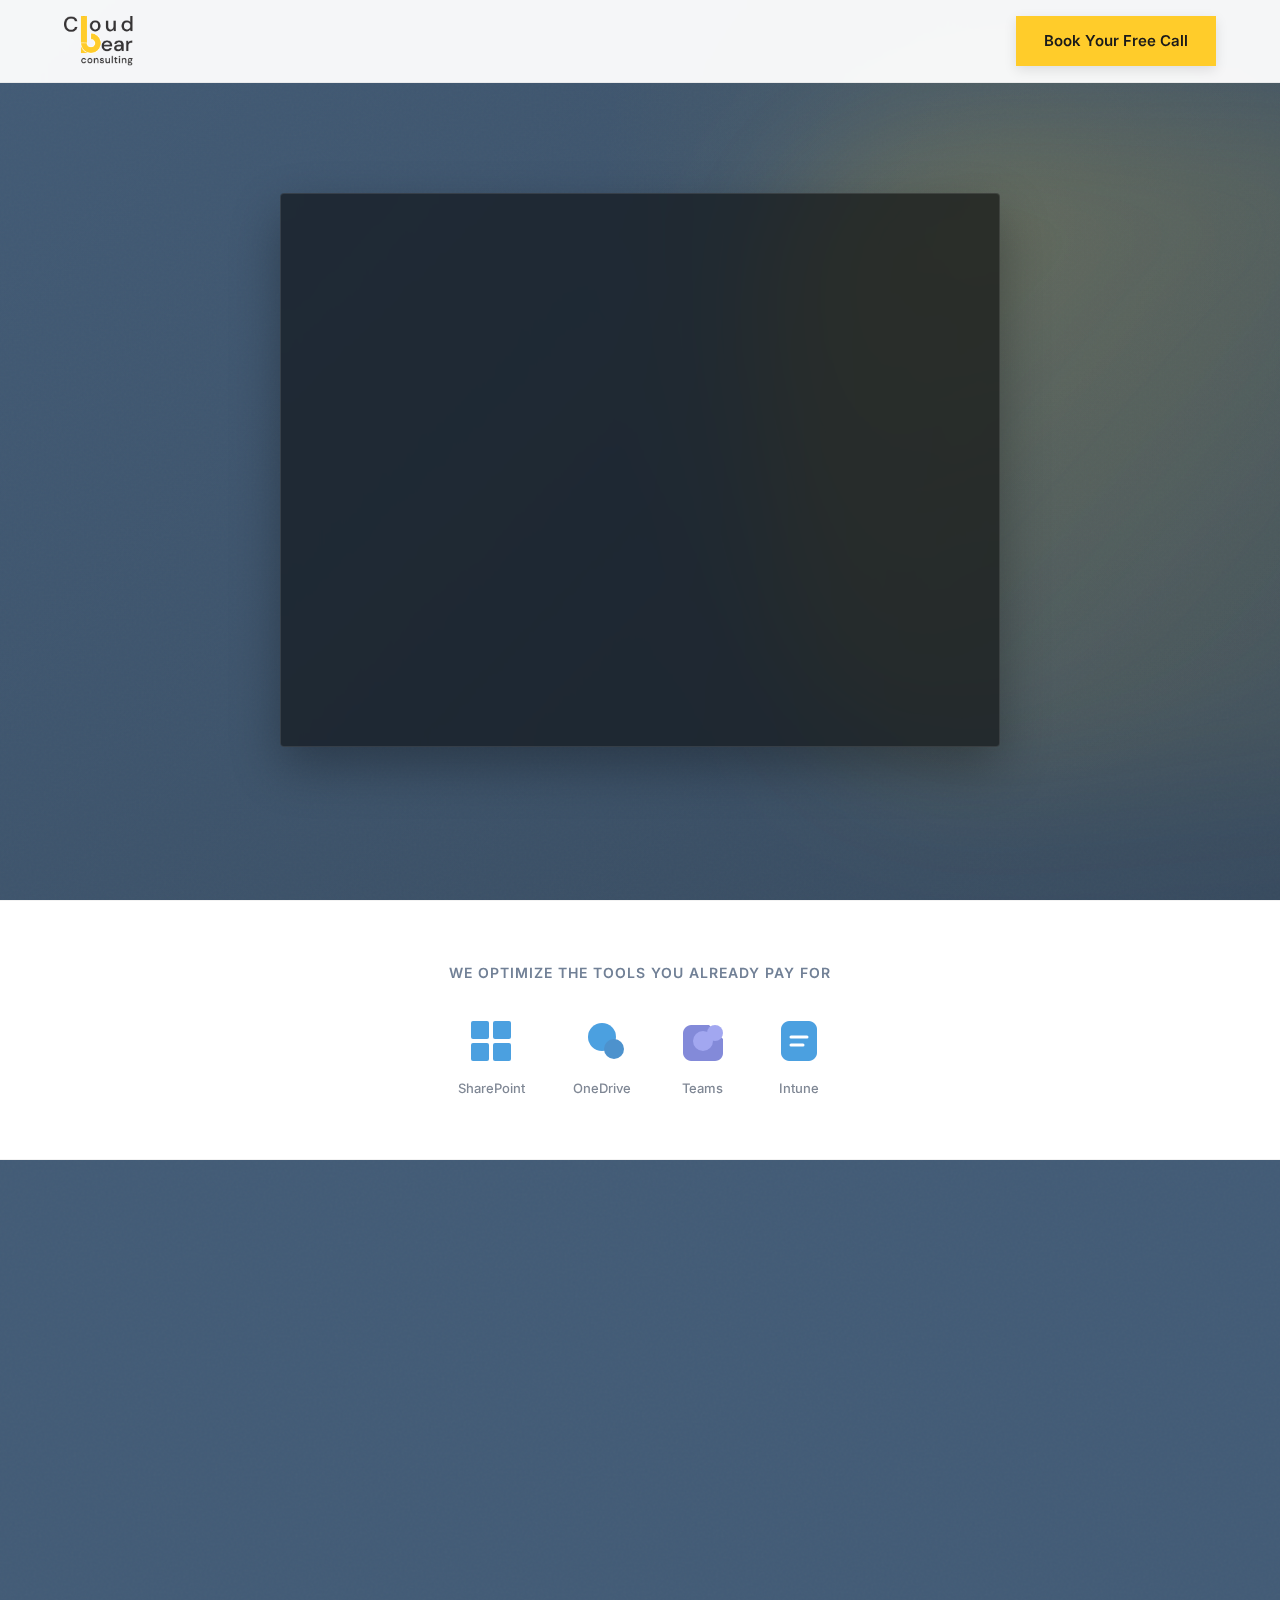
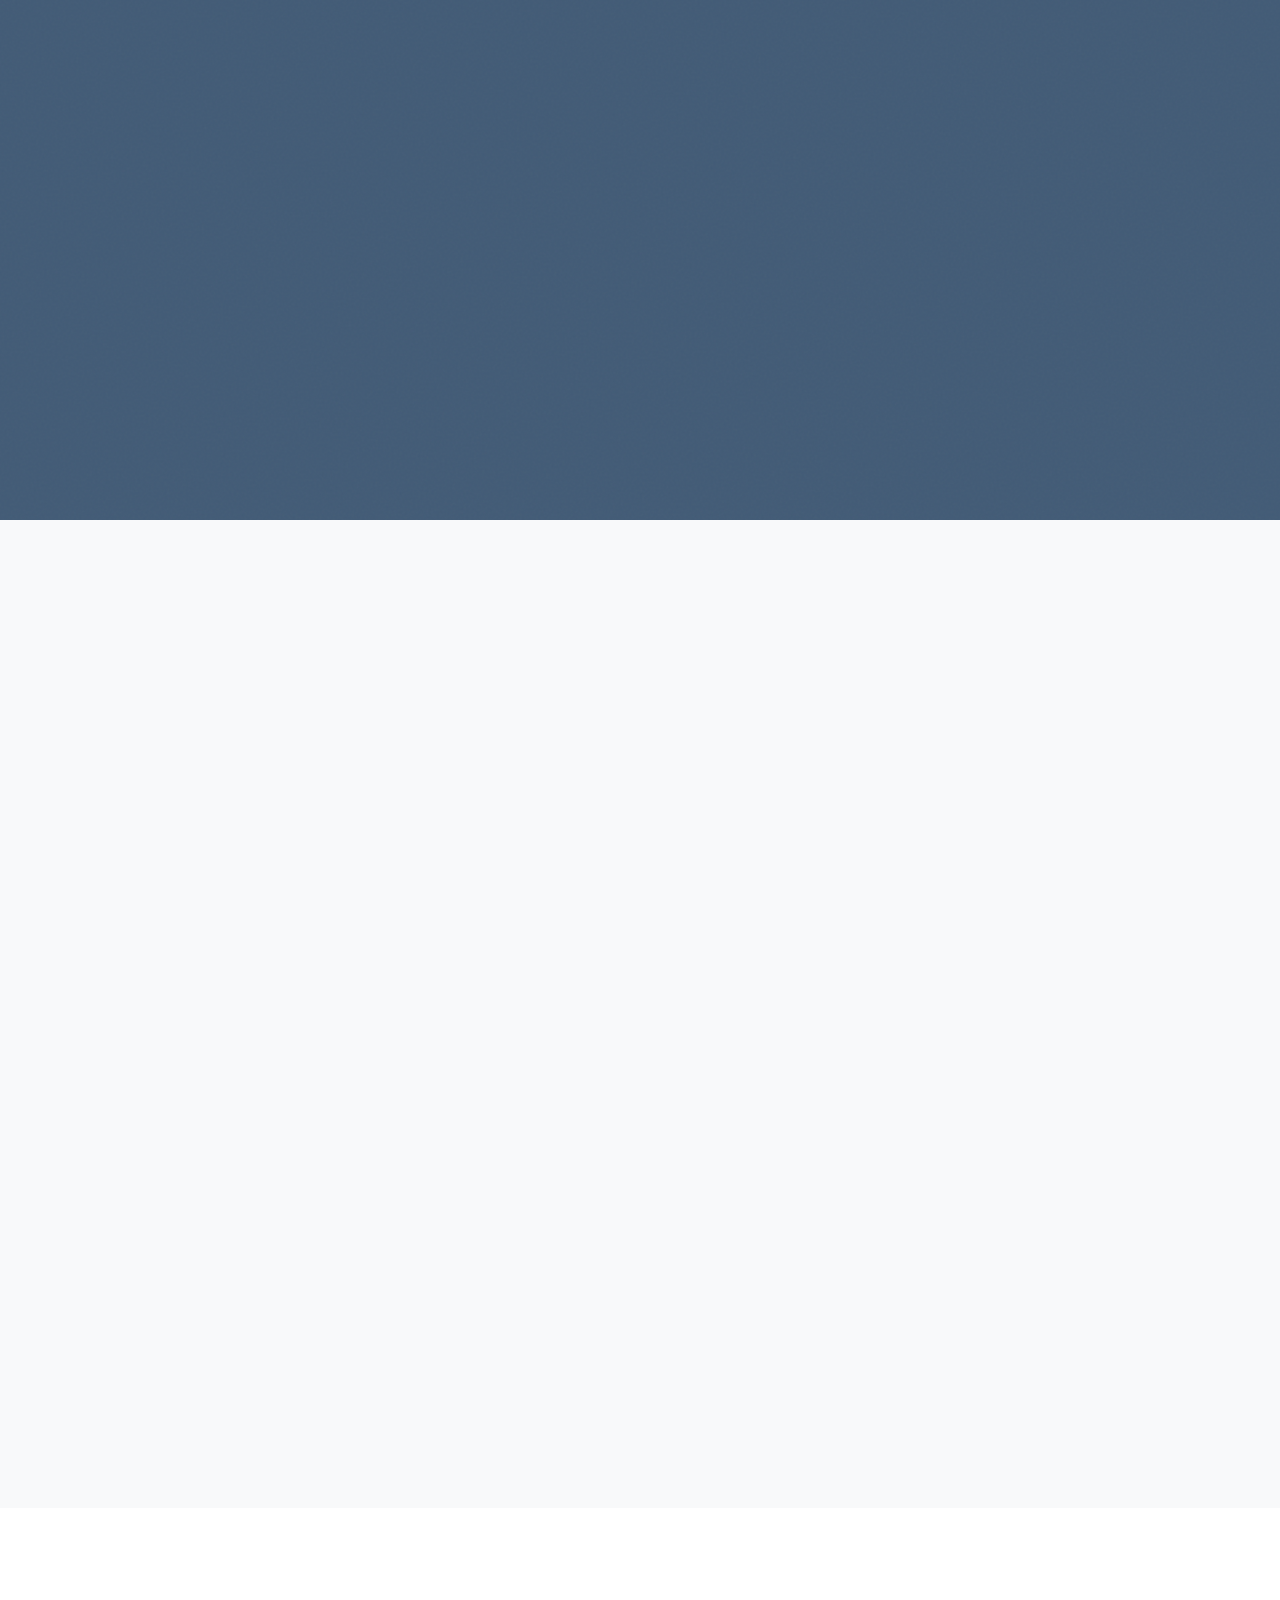
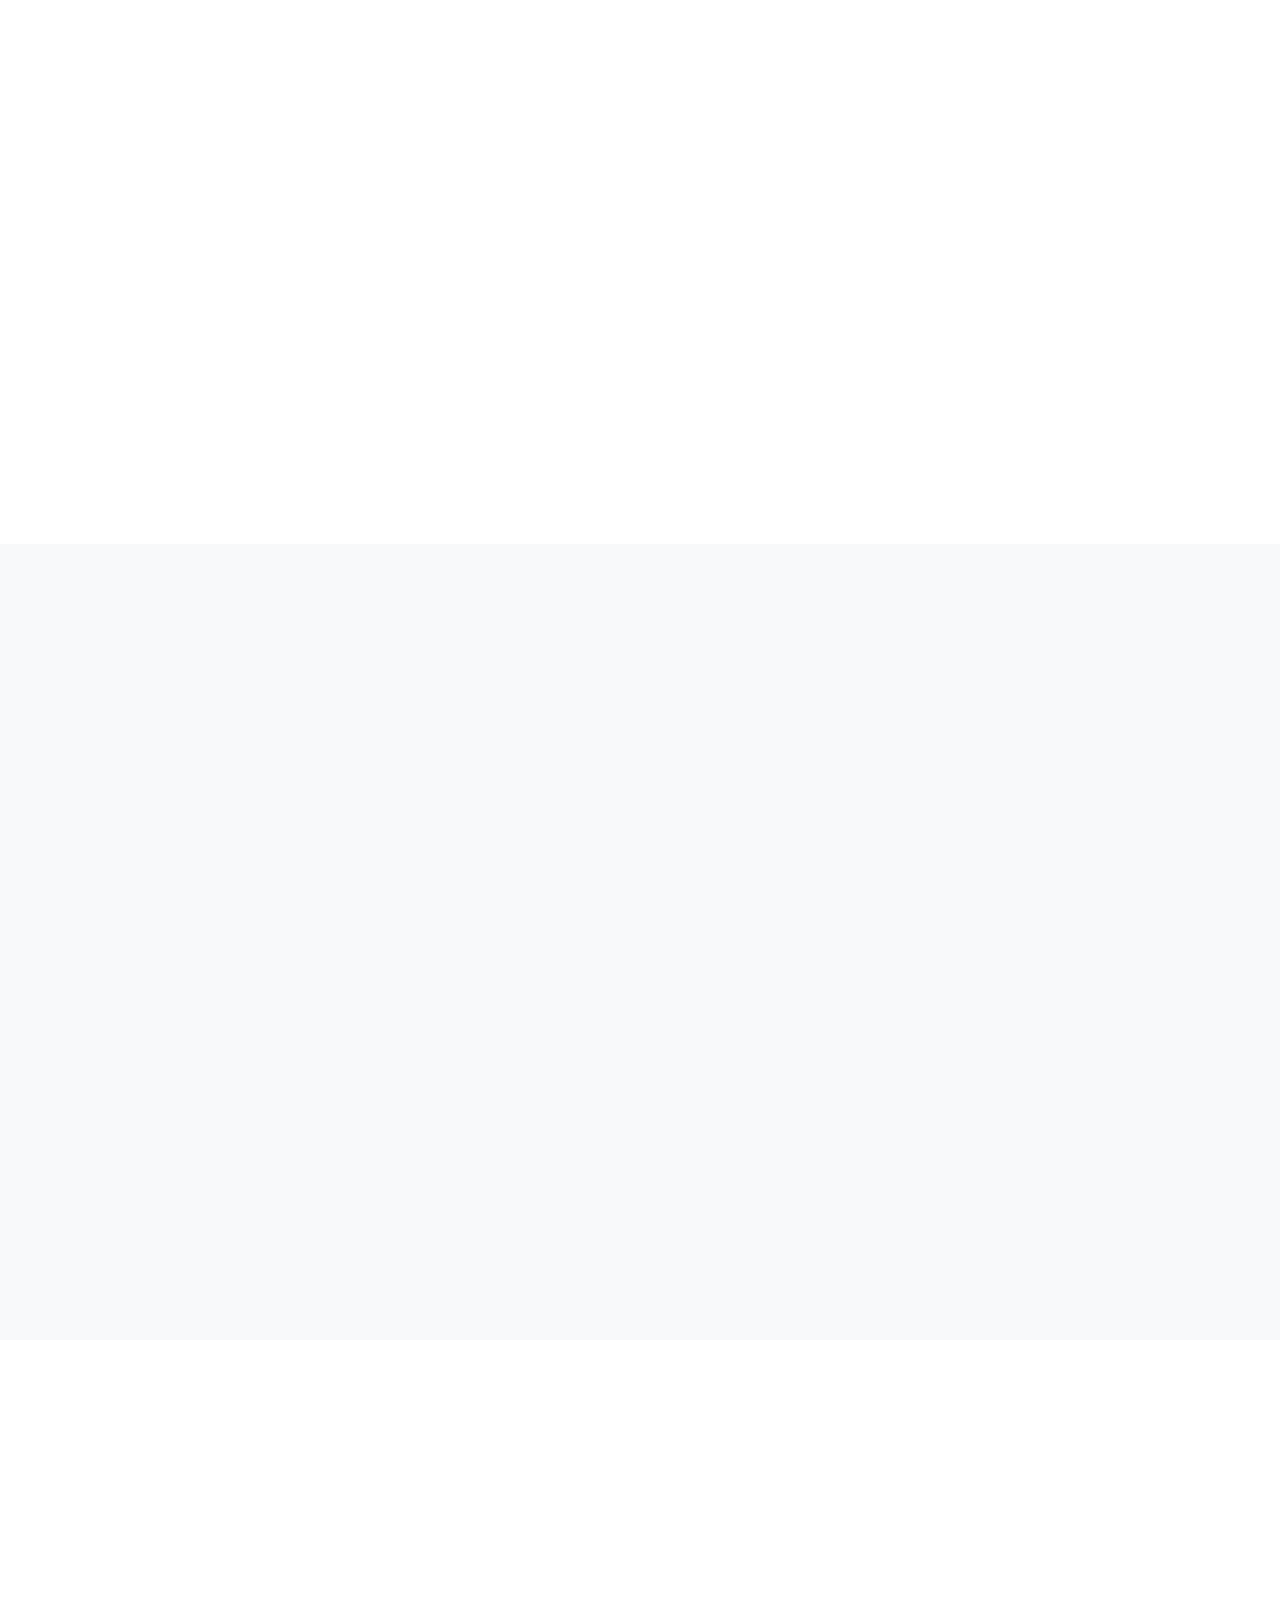
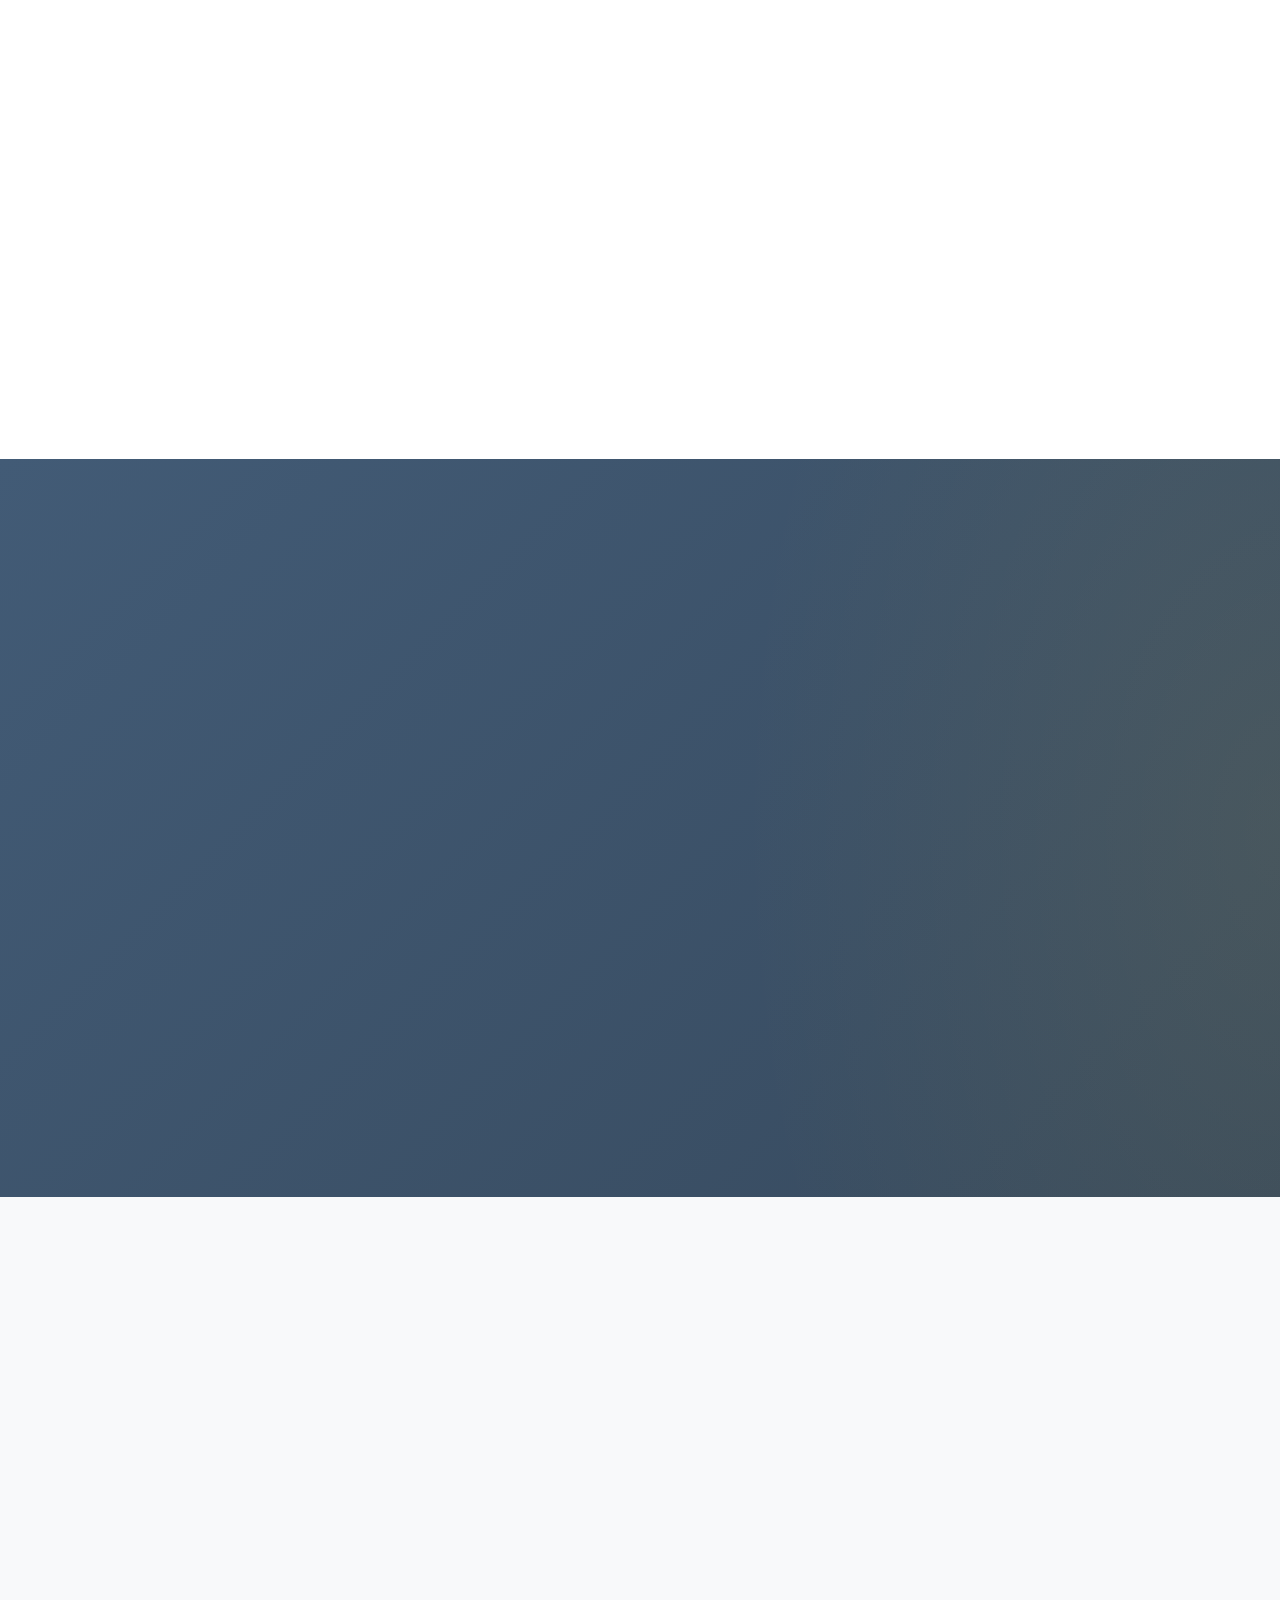
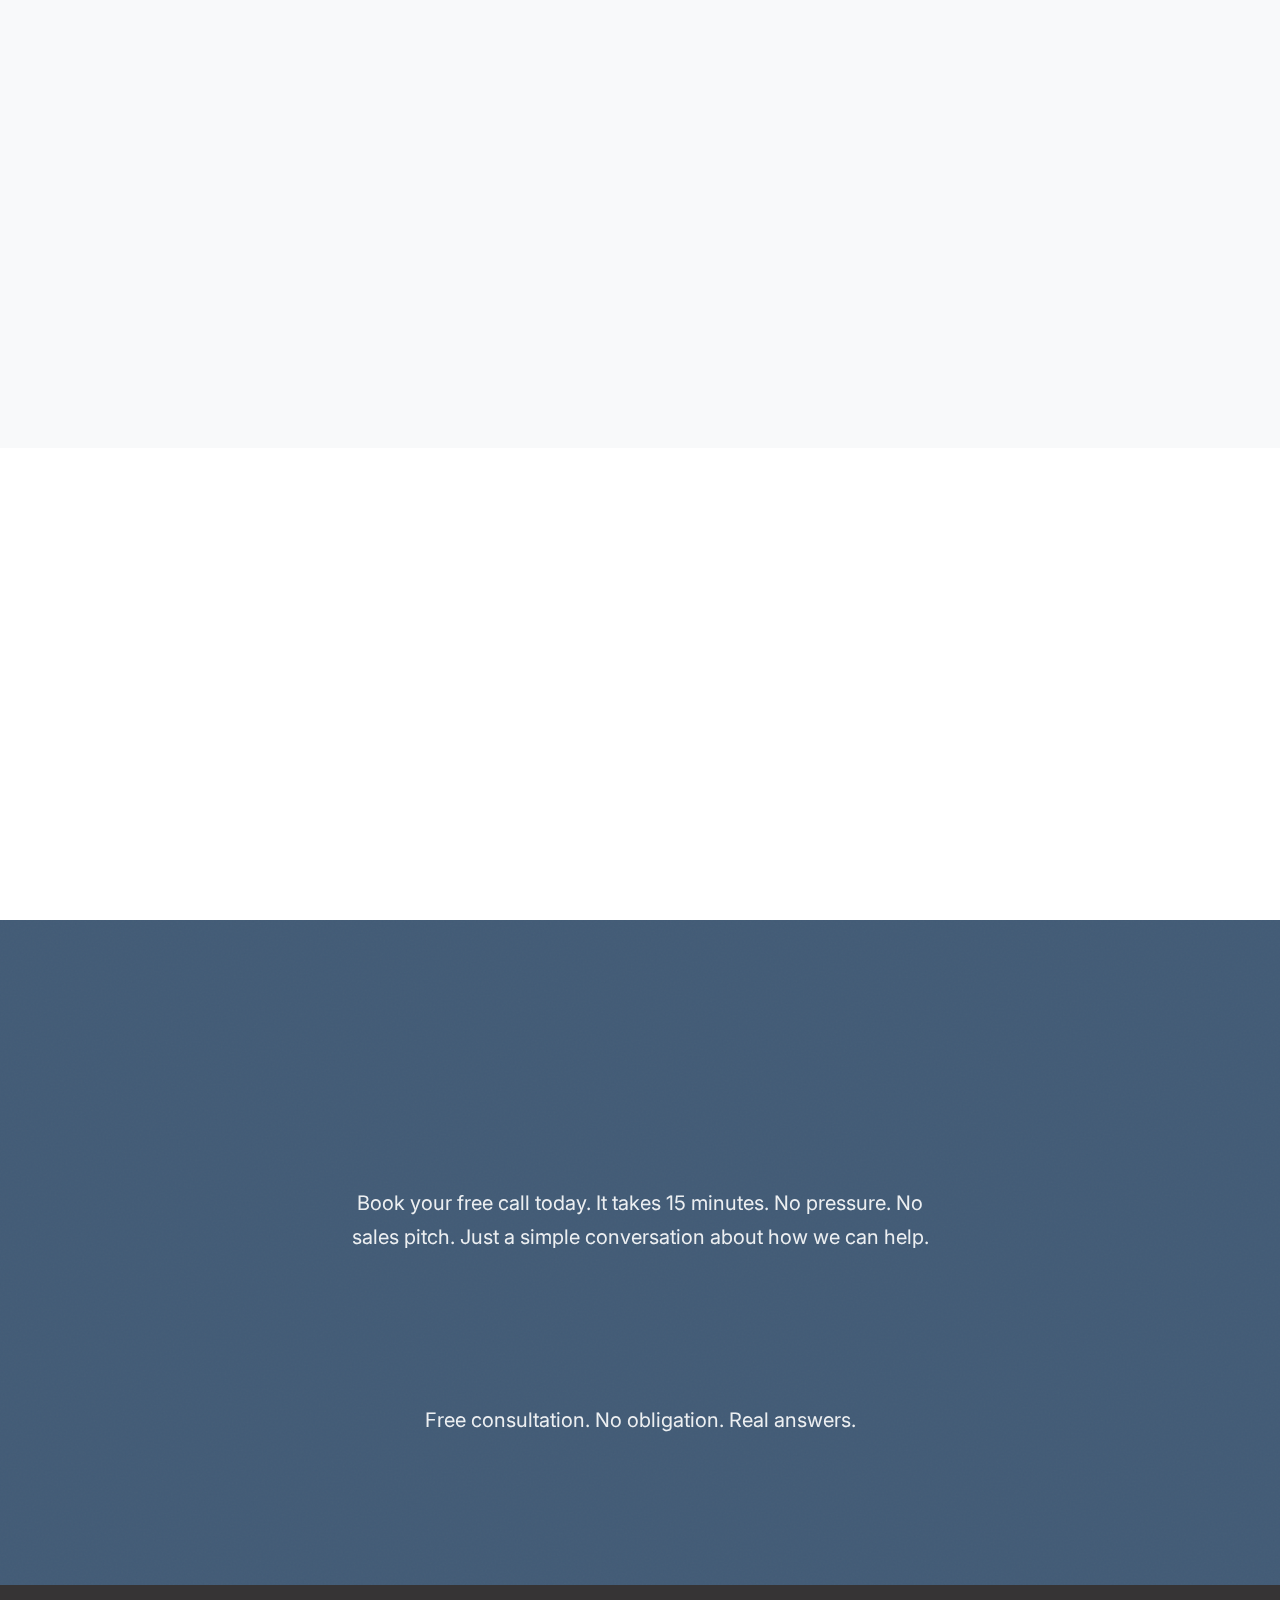
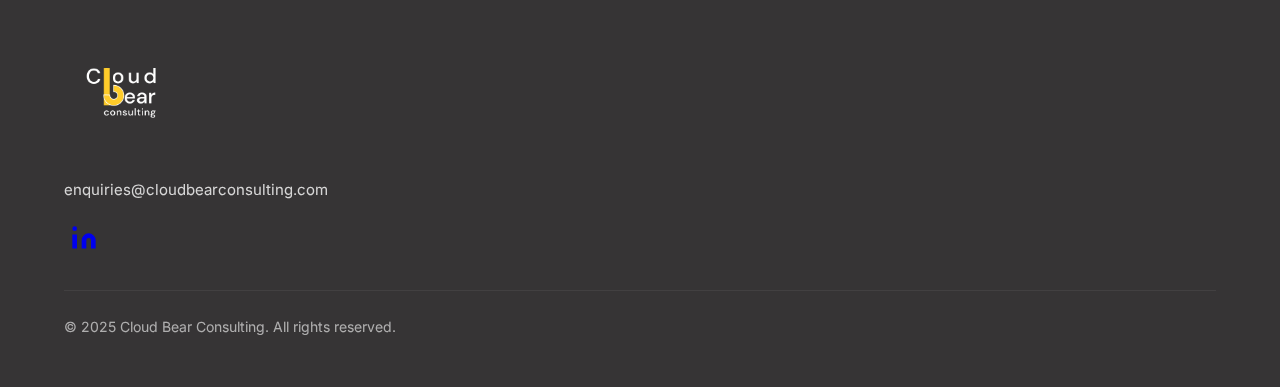
<file: cloud-bear-landing.html>
<!DOCTYPE html>
<html lang="en">
<head>
    <meta charset="UTF-8">
    <meta name="viewport" content="width=device-width, initial-scale=1.0">
    <title>Cloud Bear Consulting | Stop Wasting Money on Microsoft 365</title>
    <link rel="preconnect" href="https://fonts.googleapis.com">
    <link rel="preconnect" href="https://fonts.gstatic.com" crossorigin>
    <link href="https://fonts.googleapis.com/css2?family=DM+Serif+Display&family=Inter:wght@400;500;600;700&display=swap" rel="stylesheet">
    <style>
        :root {
            --primary: #FFCC2A;
            --primary-hover: #E6B800;
            --accent: #425B76;
            --accent-light: #5A7A9A;
            --background: #FFFFFF;
            --background-alt: #F8F9FA;
            --text-primary: #1A1A1A;
            --text-secondary: #4A5568;
            --text-light: #718096;
            --white: #FFFFFF;
            --shadow-sm: 0 1px 3px rgba(0,0,0,0.08);
            --shadow-md: 0 4px 12px rgba(0,0,0,0.1);
            --shadow-lg: 0 8px 30px rgba(0,0,0,0.12);
            --shadow-xl: 0 20px 50px rgba(0,0,0,0.15);
        }

        * {
            margin: 0;
            padding: 0;
            box-sizing: border-box;
        }

        html {
            scroll-behavior: smooth;
        }

        body {
            font-family: 'Inter', sans-serif;
            font-size: 18px;
            line-height: 1.7;
            color: var(--text-primary);
            background: var(--background);
            overflow-x: hidden;
        }

        h1, h2, h3, h4 {
            font-family: 'DM Serif Display', serif;
            font-weight: 400;
            line-height: 1.2;
        }

        .container {
            max-width: 1200px;
            margin: 0 auto;
            padding: 0 24px;
        }

        .btn {
            display: inline-flex;
            align-items: center;
            justify-content: center;
            padding: 18px 40px;
            font-family: 'Inter', sans-serif;
            font-size: 17px;
            font-weight: 600;
            text-decoration: none;
            border: none;
            cursor: pointer;
            transition: all 0.3s cubic-bezier(0.4, 0, 0.2, 1);
        }

        .btn-primary {
            background: var(--primary);
            color: var(--text-primary);
            box-shadow: var(--shadow-md), 0 0 0 0 rgba(255, 204, 42, 0.4);
        }

        .btn-primary:hover {
            background: var(--primary-hover);
            transform: translateY(-2px);
            box-shadow: var(--shadow-lg), 0 0 0 4px rgba(255, 204, 42, 0.2);
        }

        .btn-secondary {
            background: var(--accent);
            color: var(--white);
        }

        .btn-secondary:hover {
            background: var(--accent-light);
            transform: translateY(-2px);
        }

        /* Header */
        .header {
            position: fixed;
            top: 0;
            left: 0;
            right: 0;
            z-index: 1000;
            background: rgba(255, 255, 255, 0.95);
            backdrop-filter: blur(10px);
            border-bottom: 1px solid rgba(0,0,0,0.05);
            padding: 16px 0;
            transition: all 0.3s ease;
        }

        .header-inner {
            display: flex;
            justify-content: space-between;
            align-items: center;
        }

        .logo {
            display: flex;
            align-items: center;
            text-decoration: none;
        }

        .logo img {
            height: 50px;
            width: auto;
        }

        .header .btn {
            padding: 12px 28px;
            font-size: 15px;
        }

        /* Hero Section */
        .hero {
            position: relative;
            min-height: 100vh;
            display: flex;
            align-items: center;
            padding: 140px 0 100px;
            background: linear-gradient(135deg, #425B76 0%, #374A5E 100%);
            overflow: hidden;
        }

        .hero::before {
            content: '';
            position: absolute;
            top: -50%;
            right: -20%;
            width: 80%;
            height: 150%;
            background: radial-gradient(ellipse at center, rgba(255, 204, 42, 0.08) 0%, transparent 60%);
            pointer-events: none;
            z-index: 0;
        }

        .hero::after {
            content: '';
            position: absolute;
            top: 0;
            left: 0;
            right: 0;
            bottom: 0;
            background: url("data:image/svg+xml,%3Csvg viewBox='0 0 400 400' xmlns='http://www.w3.org/2000/svg'%3E%3Cfilter id='noiseFilter'%3E%3CfeTurbulence type='fractalNoise' baseFrequency='0.9' numOctaves='3' stitchTiles='stitch'/%3E%3C/filter%3E%3Crect width='100%25' height='100%25' filter='url(%23noiseFilter)'/%3E%3C/svg%3E");
            opacity: 0.03;
            pointer-events: none;
            z-index: 1;
        }

        .hero-content {
            position: relative;
            z-index: 2;
            max-width: 720px;
            background: rgba(26, 26, 26, 0.85);
            padding: 64px 56px;
            border-radius: 4px;
            border: 1px solid rgba(255, 255, 255, 0.1);
            box-shadow: 0 20px 50px rgba(0, 0, 0, 0.3);
            text-align: center;
        }

        @supports (backdrop-filter: blur(12px)) {
            .hero-content {
                background: rgba(26, 26, 26, 0.75);
                backdrop-filter: blur(12px) saturate(180%);
                -webkit-backdrop-filter: blur(12px) saturate(180%);
            }
        }

        .hero h1 {
            font-size: clamp(42px, 6vw, 68px);
            color: var(--white);
            margin-bottom: 24px;
            text-shadow: 0 2px 20px rgba(0, 0, 0, 0.3);
            opacity: 0;
            animation: fadeInUp 0.8s ease forwards;
        }

        .hero-subtitle {
            font-size: clamp(18px, 2.5vw, 22px);
            color: rgba(255, 255, 255, 0.9);
            margin-bottom: 40px;
            max-width: 560px;
            margin-left: auto;
            margin-right: auto;
            text-shadow: 0 1px 10px rgba(0, 0, 0, 0.2);
            opacity: 0;
            animation: fadeInUp 0.8s ease 0.2s forwards;
        }

        .hero-cta {
            display: flex;
            flex-wrap: wrap;
            gap: 16px;
            align-items: center;
            justify-content: center;
            margin-bottom: 32px;
            opacity: 0;
            animation: fadeInUp 0.8s ease 0.4s forwards;
        }

        .hero-support {
            font-size: 15px;
            color: rgba(255, 255, 255, 0.7);
            opacity: 0;
            animation: fadeInUp 0.8s ease 0.6s forwards;
        }

        .hero-image {
            display: none;
        }

        .hero-visual {
            position: absolute;
            right: -10%;
            top: 50%;
            transform: translateY(-50%) rotate(-3deg);
            width: 50%;
            height: 75%;
            background: linear-gradient(135deg, rgba(255, 204, 42, 0.15) 0%, rgba(255, 204, 42, 0.05) 100%);
            border-radius: 200px 0 0 200px;
            filter: blur(60px);
            opacity: 1;
            z-index: 0;
        }

        /* Logo Bar */
        .logo-bar {
            padding: 60px 0;
            background: var(--white);
            border-top: 1px solid rgba(0,0,0,0.05);
            border-bottom: 1px solid rgba(0,0,0,0.05);
        }

        .logo-bar-title {
            text-align: center;
            font-size: 14px;
            font-weight: 600;
            letter-spacing: 1px;
            text-transform: uppercase;
            color: var(--text-light);
            margin-bottom: 32px;
        }

        .logo-grid {
            display: flex;
            justify-content: center;
            align-items: center;
            flex-wrap: wrap;
            gap: 48px;
        }

        .logo-item {
            display: flex;
            flex-direction: column;
            align-items: center;
            gap: 12px;
            opacity: 0.7;
            transition: opacity 0.3s ease;
        }

        .logo-item:hover {
            opacity: 1;
        }

        .logo-item svg {
            width: 48px;
            height: 48px;
        }

        .logo-item span {
            font-size: 13px;
            font-weight: 500;
            color: var(--text-secondary);
        }

        /* Problem Section */
        .problem {
            padding: 120px 0;
            background: var(--accent);
            color: var(--white);
            position: relative;
            overflow: hidden;
        }

        .problem::before {
            content: '';
            position: absolute;
            top: 0;
            left: 0;
            right: 0;
            bottom: 0;
            background: url("data:image/svg+xml,%3Csvg viewBox='0 0 400 400' xmlns='http://www.w3.org/2000/svg'%3E%3Cfilter id='noiseFilter'%3E%3CfeTurbulence type='fractalNoise' baseFrequency='0.9' numOctaves='3' stitchTiles='stitch'/%3E%3C/filter%3E%3Crect width='100%25' height='100%25' filter='url(%23noiseFilter)'/%3E%3C/svg%3E");
            opacity: 0.03;
            pointer-events: none;
        }

        .problem-content {
            max-width: 800px;
            margin: 0 auto;
            text-align: center;
            position: relative;
            z-index: 1;
        }

        .problem h2 {
            font-size: clamp(36px, 5vw, 52px);
            margin-bottom: 40px;
        }

        .problem-text {
            font-size: 19px;
            line-height: 1.8;
            opacity: 0.95;
            margin-bottom: 40px;
        }

        .problem-list {
            list-style: none;
            display: grid;
            grid-template-columns: repeat(auto-fit, minmax(220px, 1fr));
            gap: 20px;
            margin: 48px 0;
            text-align: left;
        }

        .problem-list li {
            display: flex;
            align-items: flex-start;
            gap: 14px;
            padding: 20px 24px;
            background: rgba(255, 255, 255, 0.08);
            border-radius: 4px;
            font-size: 16px;
            transition: background 0.3s ease;
        }

        .problem-list li:hover {
            background: rgba(255, 255, 255, 0.12);
        }

        .problem-list li::before {
            content: '✕';
            color: var(--primary);
            font-weight: 700;
            font-size: 14px;
            flex-shrink: 0;
            margin-top: 2px;
        }

        .problem-closing {
            font-size: 20px;
            font-weight: 500;
            margin-top: 40px;
            color: var(--primary);
        }

        /* Solution Section */
        .solution {
            padding: 120px 0;
            background: var(--background-alt);
        }

        .section-header {
            text-align: center;
            max-width: 700px;
            margin: 0 auto 64px;
        }

        .section-header h2 {
            font-size: clamp(36px, 5vw, 48px);
            color: var(--text-primary);
            margin-bottom: 20px;
        }

        .section-header p {
            font-size: 19px;
            color: var(--text-secondary);
        }

        .benefits-grid {
            display: grid;
            grid-template-columns: repeat(3, 1fr);
            gap: 32px;
            margin-bottom: 64px;
        }

        .benefit-card {
            background: var(--white);
            padding: 48px 36px;
            border-radius: 4px;
            box-shadow: var(--shadow-sm);
            transition: all 0.4s cubic-bezier(0.4, 0, 0.2, 1);
            border: 1px solid rgba(0,0,0,0.04);
        }

        .benefit-card:hover {
            transform: translateY(-8px);
            box-shadow: var(--shadow-lg);
        }

        .benefit-icon {
            width: 64px;
            height: 64px;
            background: linear-gradient(135deg, var(--primary) 0%, #FFD954 100%);
            border-radius: 4px;
            display: flex;
            align-items: center;
            justify-content: center;
            margin-bottom: 28px;
        }

        .benefit-icon svg {
            width: 32px;
            height: 32px;
            stroke: var(--text-primary);
        }

        .benefit-card h3 {
            font-size: 28px;
            margin-bottom: 16px;
            color: var(--text-primary);
        }

        .benefit-card p {
            color: var(--text-secondary);
            font-size: 17px;
        }

        .section-cta {
            text-align: center;
        }

        /* Credibility Section */
        .credibility {
            padding: 100px 0;
            background: var(--white);
        }

        .credibility-inner {
            display: grid;
            grid-template-columns: 1fr 1fr;
            gap: 80px;
            align-items: center;
        }

        .credibility-content h2 {
            font-size: clamp(32px, 4vw, 44px);
            margin-bottom: 28px;
        }

        .credibility-content p {
            font-size: 18px;
            color: var(--text-secondary);
            margin-bottom: 20px;
        }

        .trust-badge {
            display: inline-flex;
            align-items: center;
            gap: 12px;
            margin-top: 32px;
            padding: 16px 24px;
            background: var(--background-alt);
            border-radius: 4px;
        }

        .trust-badge svg {
            width: 36px;
            height: 36px;
        }

        .trust-badge span {
            font-size: 15px;
            font-weight: 600;
            color: var(--text-primary);
        }

        .credibility-visual {
            position: relative;
        }

        .credibility-card {
            background: var(--accent);
            color: var(--white);
            padding: 48px;
            border-radius: 4px;
            position: relative;
        }

        .credibility-card::before {
            content: '';
            position: absolute;
            top: -20px;
            left: -20px;
            right: 20px;
            bottom: 20px;
            border: 2px solid var(--primary);
            border-radius: 4px;
            z-index: -1;
        }

        .years-number {
            font-family: 'DM Serif Display', serif;
            font-size: 96px;
            line-height: 1;
            color: var(--primary);
            margin-bottom: 16px;
        }

        .years-label {
            font-size: 20px;
            font-weight: 500;
            opacity: 0.9;
        }

        /* How It Works */
        .how-it-works {
            padding: 120px 0;
            background: var(--background-alt);
        }

        .steps-grid {
            display: grid;
            grid-template-columns: repeat(3, 1fr);
            gap: 40px;
            margin-top: 64px;
        }

        .step-card {
            position: relative;
            padding: 48px 36px;
            background: var(--white);
            border-radius: 4px;
            box-shadow: var(--shadow-sm);
            border: 1px solid rgba(0,0,0,0.04);
        }

        .step-number {
            position: absolute;
            top: -24px;
            left: 36px;
            width: 56px;
            height: 56px;
            background: var(--primary);
            border-radius: 50%;
            display: flex;
            align-items: center;
            justify-content: center;
            font-family: 'DM Serif Display', serif;
            font-size: 24px;
            color: var(--text-primary);
            box-shadow: var(--shadow-md);
        }

        .step-card h3 {
            font-size: 26px;
            margin-bottom: 16px;
            margin-top: 16px;
        }

        .step-card p {
            color: var(--text-secondary);
            font-size: 17px;
        }

        .step-connector {
            position: absolute;
            top: 50%;
            right: -40px;
            width: 40px;
            height: 2px;
            background: linear-gradient(90deg, var(--primary) 0%, transparent 100%);
        }

        /* Testimonials */
        .testimonials {
            padding: 120px 0;
            background: var(--white);
        }

        .testimonials-grid {
            display: grid;
            grid-template-columns: repeat(3, 1fr);
            gap: 32px;
            margin-top: 64px;
        }

        .testimonial-card {
            padding: 40px;
            background: var(--background-alt);
            border-radius: 4px;
            position: relative;
        }

        .testimonial-card::before {
            content: '"';
            position: absolute;
            top: 24px;
            left: 32px;
            font-family: 'DM Serif Display', serif;
            font-size: 72px;
            color: var(--primary);
            opacity: 0.5;
            line-height: 1;
        }

        .testimonial-text {
            font-size: 17px;
            color: var(--text-secondary);
            margin-bottom: 28px;
            position: relative;
            z-index: 1;
            padding-top: 24px;
            font-style: italic;
        }

        .testimonial-author {
            display: flex;
            align-items: center;
            gap: 16px;
        }

        .author-avatar {
            width: 52px;
            height: 52px;
            background: var(--accent);
            border-radius: 50%;
            display: flex;
            align-items: center;
            justify-content: center;
            color: var(--white);
            font-weight: 600;
            font-size: 18px;
        }

        .author-info {
            font-size: 15px;
        }

        .author-name {
            font-weight: 600;
            color: var(--text-primary);
        }

        .author-title {
            color: var(--text-light);
            font-size: 14px;
        }

        /* What You Get */
        .what-you-get {
            padding: 120px 0;
            background: linear-gradient(135deg, var(--accent) 0%, #374A5E 100%);
            color: var(--white);
            position: relative;
            overflow: hidden;
        }

        .what-you-get::before {
            content: '';
            position: absolute;
            top: -100%;
            right: -50%;
            width: 100%;
            height: 300%;
            background: radial-gradient(ellipse at center, rgba(255, 204, 42, 0.08) 0%, transparent 60%);
            pointer-events: none;
        }

        .what-you-get .container {
            position: relative;
            z-index: 1;
        }

        .what-you-get h2 {
            font-size: clamp(36px, 5vw, 48px);
            margin-bottom: 56px;
            text-align: center;
        }

        .benefits-list {
            display: grid;
            grid-template-columns: repeat(2, 1fr);
            gap: 24px 64px;
            max-width: 900px;
            margin: 0 auto 64px;
        }

        .benefit-item {
            display: flex;
            align-items: flex-start;
            gap: 16px;
            font-size: 18px;
        }

        .benefit-check {
            width: 28px;
            height: 28px;
            background: var(--primary);
            border-radius: 50%;
            display: flex;
            align-items: center;
            justify-content: center;
            flex-shrink: 0;
            margin-top: 2px;
        }

        .benefit-check svg {
            width: 16px;
            height: 16px;
            stroke: var(--text-primary);
            stroke-width: 3;
        }

        /* FAQ Section */
        .faq {
            padding: 120px 0;
            background: var(--background-alt);
        }

        .faq-grid {
            max-width: 800px;
            margin: 64px auto 0;
        }

        .faq-item {
            background: var(--white);
            margin-bottom: 16px;
            border-radius: 4px;
            overflow: hidden;
            box-shadow: var(--shadow-sm);
            border: 1px solid rgba(0,0,0,0.04);
        }

        .faq-question {
            width: 100%;
            padding: 28px 32px;
            background: none;
            border: none;
            text-align: left;
            font-family: 'Inter', sans-serif;
            font-size: 18px;
            font-weight: 600;
            color: var(--text-primary);
            cursor: pointer;
            display: flex;
            justify-content: space-between;
            align-items: center;
            transition: background 0.3s ease;
        }

        .faq-question:hover {
            background: var(--background-alt);
        }

        .faq-icon {
            width: 24px;
            height: 24px;
            position: relative;
            flex-shrink: 0;
        }

        .faq-icon::before,
        .faq-icon::after {
            content: '';
            position: absolute;
            background: var(--accent);
            transition: transform 0.3s ease;
        }

        .faq-icon::before {
            width: 100%;
            height: 2px;
            top: 50%;
            left: 0;
            transform: translateY(-50%);
        }

        .faq-icon::after {
            width: 2px;
            height: 100%;
            left: 50%;
            top: 0;
            transform: translateX(-50%);
        }

        .faq-item.active .faq-icon::after {
            transform: translateX(-50%) rotate(90deg);
        }

        .faq-answer {
            max-height: 0;
            overflow: hidden;
            transition: max-height 0.4s ease;
        }

        .faq-item.active .faq-answer {
            max-height: 300px;
        }

        .faq-answer-inner {
            padding: 0 32px 28px;
            color: var(--text-secondary);
            font-size: 17px;
            line-height: 1.8;
        }

        /* Guarantee Section */
        .guarantee {
            padding: 100px 0;
            background: var(--white);
        }

        .guarantee-inner {
            display: flex;
            align-items: center;
            gap: 64px;
            max-width: 900px;
            margin: 0 auto;
            padding: 56px;
            background: linear-gradient(135deg, #FFF9E6 0%, #FFFDF5 100%);
            border: 2px solid var(--primary);
            border-radius: 4px;
        }

        .guarantee-badge {
            flex-shrink: 0;
        }

        .guarantee-badge svg {
            width: 120px;
            height: 120px;
        }

        .guarantee-content h2 {
            font-size: 32px;
            margin-bottom: 20px;
            color: var(--text-primary);
        }

        .guarantee-content p {
            font-size: 18px;
            color: var(--text-secondary);
            line-height: 1.8;
        }

        /* Final CTA */
        .final-cta {
            padding: 140px 0;
            background: var(--accent);
            color: var(--white);
            text-align: center;
            position: relative;
            overflow: hidden;
        }

        .final-cta::before {
            content: '';
            position: absolute;
            top: 0;
            left: 0;
            right: 0;
            bottom: 0;
            background: url("data:image/svg+xml,%3Csvg viewBox='0 0 400 400' xmlns='http://www.w3.org/2000/svg'%3E%3Cfilter id='noiseFilter'%3E%3CfeTurbulence type='fractalNoise' baseFrequency='0.9' numOctaves='3' stitchTiles='stitch'/%3E%3C/filter%3E%3Crect width='100%25' height='100%25' filter='url(%23noiseFilter)'/%3E%3C/svg%3E");
            opacity: 0.03;
            pointer-events: none;
        }

        .final-cta .container {
            position: relative;
            z-index: 1;
        }

        .final-cta h2 {
            font-size: clamp(36px, 5vw, 52px);
            margin-bottom: 24px;
        }

        .final-cta p {
            font-size: 20px;
            opacity: 0.9;
            margin-bottom: 48px;
            max-width: 600px;
            margin-left: auto;
            margin-right: auto;
        }

        .final-cta .btn-primary {
            font-size: 19px;
            padding: 22px 52px;
        }

        .final-support {
            margin-top: 24px;
            font-size: 15px;
            opacity: 0.7;
        }

        /* Footer */
        .footer {
            padding: 48px 0;
            background: #363435;
            color: var(--white);
        }

        .footer-inner {
            display: flex;
            flex-direction: column;
            align-items: flex-start;
            gap: 20px;
        }

        .footer-brand {
            margin-bottom: 4px;
        }

        .footer-logo img {
            height: 120px;
            width: auto;
            display: block;
        }

        .footer-contact {
            display: flex;
            flex-direction: column;
            align-items: flex-start;
            gap: 16px;
        }

        .footer-email {
            color: var(--white);
            text-decoration: none;
            font-size: 15px;
            opacity: 0.8;
            transition: opacity 0.3s ease;
            display: block;
        }

        .footer-email:hover {
            opacity: 1;
        }

        .footer-social a {
            display: flex;
            align-items: center;
            justify-content: center;
            width: 40px;
            height: 40px;
            background: transparent;
            border-radius: 4px;
            transition: opacity 0.3s ease;
        }

        .footer-social a:hover {
            opacity: 0.7;
        }

        .footer-social svg {
            width: 28px;
            height: 28px;
            fill: var(--white);
        }

        .footer-bottom {
            margin-top: 32px;
            padding-top: 24px;
            border-top: 1px solid rgba(255, 255, 255, 0.1);
            text-align: left;
            font-size: 14px;
            opacity: 0.6;
        }

        /* Animations */
        @keyframes fadeInUp {
            from {
                opacity: 0;
                transform: translateY(30px);
            }
            to {
                opacity: 1;
                transform: translateY(0);
            }
        }

        @keyframes fadeIn {
            from {
                opacity: 0;
            }
            to {
                opacity: 1;
            }
        }

        /* Scroll Animations */
        .animate-on-scroll {
            opacity: 0;
            transform: translateY(40px);
            transition: all 0.8s cubic-bezier(0.4, 0, 0.2, 1);
        }

        .animate-on-scroll.visible {
            opacity: 1;
            transform: translateY(0);
        }

        /* Responsive */
        @media (max-width: 1024px) {
            .hero-image,
            .hero-visual {
                display: none;
            }

            .hero-content {
                max-width: 100%;
                padding: 48px 40px;
            }

            .benefits-grid,
            .steps-grid,
            .testimonials-grid {
                grid-template-columns: 1fr;
                max-width: 500px;
                margin-left: auto;
                margin-right: auto;
            }

            .credibility-inner {
                grid-template-columns: 1fr;
                text-align: center;
            }

            .credibility-visual {
                order: -1;
                max-width: 400px;
                margin: 0 auto;
            }

            .step-connector {
                display: none;
            }

            .benefits-list {
                grid-template-columns: 1fr;
            }

            .guarantee-inner {
                flex-direction: column;
                text-align: center;
            }
        }

        @media (max-width: 768px) {
            .header .btn {
                padding: 10px 20px;
                font-size: 14px;
            }

            .logo img {
                height: 40px;
            }

            .hero {
                padding: 120px 0 80px;
            }

            .hero-content {
                padding: 40px 32px;
            }

            .problem,
            .solution,
            .how-it-works,
            .testimonials,
            .what-you-get,
            .faq {
                padding: 80px 0;
            }

            .problem-list {
                grid-template-columns: 1fr;
            }

            .logo-grid {
                gap: 32px;
            }

            .faq-question {
                padding: 24px;
                font-size: 16px;
            }

            .faq-answer-inner {
                padding: 0 24px 24px;
            }

            .guarantee-inner {
                padding: 36px 24px;
            }

            .final-cta {
                padding: 100px 0;
            }

            .footer-logo img {
                height: 100px;
            }
        }

        @media (max-width: 480px) {
            body {
                font-size: 16px;
            }

            .container {
                padding: 0 16px;
            }

            .btn {
                width: 100%;
                padding: 16px 32px;
            }

            .hero-content {
                padding: 32px 24px;
                background: rgba(26, 26, 26, 0.85);
            }

            .benefit-card,
            .step-card,
            .testimonial-card {
                padding: 32px 24px;
            }

            .years-number {
                font-size: 72px;
            }
        }
    </style>
</head>
<body>
    <!-- Header -->
    <header class="header">
        <div class="container">
            <div class="header-inner">
                <a href="#" class="logo">
                    <img src="./CloudBearConsulting Logo/Font logo Png/Font logo Bg0.png" alt="Cloud Bear Consulting Logo">
                </a>
                <a href="#book-call" class="btn btn-primary">Book Your Free Call</a>
            </div>
        </div>
    </header>

    <!-- Hero Section -->
    <section class="hero">
        <div class="container">
            <div class="hero-content">
                <h1>Stop Wasting Money on Microsoft 365</h1>
                <p class="hero-subtitle">We help small businesses get real results from their subscription.</p>
                <div class="hero-cta">
                    <a href="#book-call" class="btn btn-primary">Book Your Free Call</a>
                </div>
                <p class="hero-support">Join small businesses already saving time and money with Cloud Bear Consulting.</p>
            </div>
        </div>
        <div class="hero-visual"></div>
    </section>

    <!-- Logo Bar -->
    <section class="logo-bar">
        <div class="container">
            <p class="logo-bar-title">We optimize the tools you already pay for</p>
            <div class="logo-grid">
                <div class="logo-item">
                    <svg viewBox="0 0 48 48" fill="none" xmlns="http://www.w3.org/2000/svg">
                        <rect x="4" y="4" width="18" height="18" rx="2" fill="#0078D4"/>
                        <rect x="26" y="4" width="18" height="18" rx="2" fill="#0078D4"/>
                        <rect x="4" y="26" width="18" height="18" rx="2" fill="#0078D4"/>
                        <rect x="26" y="26" width="18" height="18" rx="2" fill="#0078D4"/>
                    </svg>
                    <span>SharePoint</span>
                </div>
                <div class="logo-item">
                    <svg viewBox="0 0 48 48" fill="none" xmlns="http://www.w3.org/2000/svg">
                        <circle cx="24" cy="20" r="14" fill="#0078D4"/>
                        <circle cx="36" cy="32" r="10" fill="#0364B8"/>
                    </svg>
                    <span>OneDrive</span>
                </div>
                <div class="logo-item">
                    <svg viewBox="0 0 48 48" fill="none" xmlns="http://www.w3.org/2000/svg">
                        <path d="M18 8H30L44 22V36C44 40 41 44 36 44H12C8 44 4 40 4 36V16C4 12 8 8 12 8H18Z" fill="#5059C9"/>
                        <circle cx="36" cy="16" r="8" fill="#7B83EB"/>
                        <circle cx="24" cy="24" r="10" fill="#7B83EB"/>
                    </svg>
                    <span>Teams</span>
                </div>
                <div class="logo-item">
                    <svg viewBox="0 0 48 48" fill="none" xmlns="http://www.w3.org/2000/svg">
                        <path d="M6 12C6 8 10 4 14 4H34C38 4 42 8 42 12V36C42 40 38 44 34 44H14C10 44 6 40 6 36V12Z" fill="#0078D4"/>
                        <path d="M16 20H32M16 28H28" stroke="white" stroke-width="3" stroke-linecap="round"/>
                    </svg>
                    <span>Intune</span>
                </div>
            </div>
        </div>
    </section>

    <!-- Problem Section -->
    <section class="problem">
        <div class="container">
            <div class="problem-content animate-on-scroll">
                <h2>You're Paying for Tools You Don't Use</h2>
                <p class="problem-text">
                    Most small businesses waste money on Microsoft 365. They pay every month. But they only use email and maybe Word. The rest sits there. Unused. Collecting dust.
                </p>
                <p class="problem-text">Meanwhile, your team:</p>
                <ul class="problem-list">
                    <li>Wastes time searching for files</li>
                    <li>Sends too many emails back and forth</li>
                    <li>Works harder than they need to</li>
                    <li>Stays open to hackers and scams</li>
                </ul>
                <p class="problem-text">Sound familiar?</p>
                <p class="problem-closing">It doesn't have to be this way.</p>
            </div>
        </div>
    </section>

    <!-- Solution Section -->
    <section class="solution">
        <div class="container">
            <div class="section-header animate-on-scroll">
                <h2>Get More Done. Stay Safe. Save Money.</h2>
                <p>We set up Microsoft 365 the right way. So your team works smarter. And your business stays protected.</p>
            </div>
            <div class="benefits-grid">
                <div class="benefit-card animate-on-scroll">
                    <div class="benefit-icon">
                        <svg viewBox="0 0 24 24" fill="none" stroke="currentColor" stroke-width="2" stroke-linecap="round" stroke-linejoin="round">
                            <polygon points="13 2 3 14 12 14 11 22 21 10 12 10 13 2"></polygon>
                        </svg>
                    </div>
                    <h3>Work Faster</h3>
                    <p>Find files in seconds. Share documents without confusion. Your team finishes work in less time.</p>
                </div>
                <div class="benefit-card animate-on-scroll">
                    <div class="benefit-icon">
                        <svg viewBox="0 0 24 24" fill="none" stroke="currentColor" stroke-width="2" stroke-linecap="round" stroke-linejoin="round">
                            <line x1="12" y1="1" x2="12" y2="23"></line>
                            <path d="M17 5H9.5a3.5 3.5 0 0 0 0 7h5a3.5 3.5 0 0 1 0 7H6"></path>
                        </svg>
                    </div>
                    <h3>Save Money</h3>
                    <p>Stop paying for tools that sit unused. We unlock features you already have. No extra software needed.</p>
                </div>
                <div class="benefit-card animate-on-scroll">
                    <div class="benefit-icon">
                        <svg viewBox="0 0 24 24" fill="none" stroke="currentColor" stroke-width="2" stroke-linecap="round" stroke-linejoin="round">
                            <path d="M12 22s8-4 8-10V5l-8-3-8 3v7c0 6 8 10 8 10z"></path>
                        </svg>
                    </div>
                    <h3>Stay Safe</h3>
                    <p>Block spam. Stop hackers. Keep your business data protected. Sleep better at night.</p>
                </div>
            </div>
            <div class="section-cta animate-on-scroll">
                <a href="#book-call" class="btn btn-primary">Book Your Free Call</a>
            </div>
        </div>
    </section>

    <!-- Credibility Section -->
    <section class="credibility">
        <div class="container">
            <div class="credibility-inner">
                <div class="credibility-content animate-on-scroll">
                    <h2>20 Years of IT Experience. Working for You.</h2>
                    <p>We've spent two decades helping businesses like yours.</p>
                    <p>We know what works. We know what doesn't.</p>
                    <p>And we don't speak in tech jargon. We speak plain English.</p>
                    <p>You tell us your problems. We fix them. Simple as that.</p>
                    <div class="trust-badge">
                        <svg viewBox="0 0 48 48" fill="none" xmlns="http://www.w3.org/2000/svg">
                            <rect x="1" y="1" width="22" height="22" fill="#F25022"/>
                            <rect x="25" y="1" width="22" height="22" fill="#7FBA00"/>
                            <rect x="1" y="25" width="22" height="22" fill="#00A4EF"/>
                            <rect x="25" y="25" width="22" height="22" fill="#FFB900"/>
                        </svg>
                        <span>Microsoft Certified Partner</span>
                    </div>
                </div>
                <div class="credibility-visual animate-on-scroll">
                    <div class="credibility-card">
                        <div class="years-number">20+</div>
                        <div class="years-label">Years of IT Experience</div>
                    </div>
                </div>
            </div>
        </div>
    </section>

    <!-- How It Works -->
    <section class="how-it-works">
        <div class="container">
            <div class="section-header animate-on-scroll">
                <h2>Three Steps to Microsoft 365 Success</h2>
            </div>
            <div class="steps-grid">
                <div class="step-card animate-on-scroll">
                    <div class="step-number">1</div>
                    <h3>Book a Free Call</h3>
                    <p>Tell us what's frustrating you. We'll listen. No sales pitch. Just a real conversation about your needs.</p>
                    <div class="step-connector"></div>
                </div>
                <div class="step-card animate-on-scroll">
                    <div class="step-number">2</div>
                    <h3>We Optimize Your Setup</h3>
                    <p>We find what's broken. We fix it. We set everything up the right way for your team.</p>
                    <div class="step-connector"></div>
                </div>
                <div class="step-card animate-on-scroll">
                    <div class="step-number">3</div>
                    <h3>See Results in 30 Days</h3>
                    <p>Watch your team work faster. See your business stay safer. Feel confident in your investment.</p>
                </div>
            </div>
            <div class="section-cta animate-on-scroll" style="margin-top: 64px;">
                <a href="#book-call" class="btn btn-primary">Start With Step 1</a>
            </div>
        </div>
    </section>

    <!-- Testimonials -->
    <section class="testimonials">
        <div class="container">
            <div class="section-header animate-on-scroll">
                <h2>Small Businesses Trust Cloud Bear</h2>
            </div>
            <div class="testimonials-grid">
                <div class="testimonial-card animate-on-scroll">
                    <p class="testimonial-text">"We had no idea we were wasting so much time. Cloud Bear showed us a better way. Now our team actually likes using Microsoft 365."</p>
                    <div class="testimonial-author">
                        <div class="author-avatar">JD</div>
                        <div class="author-info">
                            <div class="author-name">James Davidson</div>
                            <div class="author-title">Owner, Davidson & Co.</div>
                        </div>
                    </div>
                </div>
                <div class="testimonial-card animate-on-scroll">
                    <p class="testimonial-text">"I used to worry about hackers every day. After working with Cloud Bear, I finally feel safe. They made it so easy."</p>
                    <div class="testimonial-author">
                        <div class="author-avatar">SM</div>
                        <div class="author-info">
                            <div class="author-name">Sarah Mitchell</div>
                            <div class="author-title">CEO, Mitchell Accounting</div>
                        </div>
                    </div>
                </div>
                <div class="testimonial-card animate-on-scroll">
                    <p class="testimonial-text">"ROI in 30 days? I saw it in two weeks. Best money I've spent on my business this year."</p>
                    <div class="testimonial-author">
                        <div class="author-avatar">MR</div>
                        <div class="author-info">
                            <div class="author-name">Michael Roberts</div>
                            <div class="author-title">Director, Roberts Legal</div>
                        </div>
                    </div>
                </div>
            </div>
        </div>
    </section>

    <!-- What You Get -->
    <section class="what-you-get">
        <div class="container">
            <h2 class="animate-on-scroll">Here's What Changes When You Work With Us</h2>
            <div class="benefits-list">
                <div class="benefit-item animate-on-scroll">
                    <div class="benefit-check">
                        <svg viewBox="0 0 24 24" fill="none" stroke="currentColor" stroke-linecap="round" stroke-linejoin="round">
                            <polyline points="20 6 9 17 4 12"></polyline>
                        </svg>
                    </div>
                    <span>Your team finds files in seconds (not minutes)</span>
                </div>
                <div class="benefit-item animate-on-scroll">
                    <div class="benefit-check">
                        <svg viewBox="0 0 24 24" fill="none" stroke="currentColor" stroke-linecap="round" stroke-linejoin="round">
                            <polyline points="20 6 9 17 4 12"></polyline>
                        </svg>
                    </div>
                    <span>Everyone knows where to save their work</span>
                </div>
                <div class="benefit-item animate-on-scroll">
                    <div class="benefit-check">
                        <svg viewBox="0 0 24 24" fill="none" stroke="currentColor" stroke-linecap="round" stroke-linejoin="round">
                            <polyline points="20 6 9 17 4 12"></polyline>
                        </svg>
                    </div>
                    <span>Meetings run smoother with Teams set up right</span>
                </div>
                <div class="benefit-item animate-on-scroll">
                    <div class="benefit-check">
                        <svg viewBox="0 0 24 24" fill="none" stroke="currentColor" stroke-linecap="round" stroke-linejoin="round">
                            <polyline points="20 6 9 17 4 12"></polyline>
                        </svg>
                    </div>
                    <span>Hackers and spam get blocked automatically</span>
                </div>
                <div class="benefit-item animate-on-scroll">
                    <div class="benefit-check">
                        <svg viewBox="0 0 24 24" fill="none" stroke="currentColor" stroke-linecap="round" stroke-linejoin="round">
                            <polyline points="20 6 9 17 4 12"></polyline>
                        </svg>
                    </div>
                    <span>You stop paying for tools you don't use</span>
                </div>
                <div class="benefit-item animate-on-scroll">
                    <div class="benefit-check">
                        <svg viewBox="0 0 24 24" fill="none" stroke="currentColor" stroke-linecap="round" stroke-linejoin="round">
                            <polyline points="20 6 9 17 4 12"></polyline>
                        </svg>
                    </div>
                    <span>New employees get set up fast</span>
                </div>
                <div class="benefit-item animate-on-scroll">
                    <div class="benefit-check">
                        <svg viewBox="0 0 24 24" fill="none" stroke="currentColor" stroke-linecap="round" stroke-linejoin="round">
                            <polyline points="20 6 9 17 4 12"></polyline>
                        </svg>
                    </div>
                    <span>Your data stays safe and backed up</span>
                </div>
            </div>
            <div class="section-cta animate-on-scroll">
                <a href="#book-call" class="btn btn-primary">Get These Results</a>
            </div>
        </div>
    </section>

    <!-- FAQ Section -->
    <section class="faq">
        <div class="container">
            <div class="section-header animate-on-scroll">
                <h2>Questions? We Have Answers.</h2>
            </div>
            <div class="faq-grid">
                <div class="faq-item animate-on-scroll">
                    <button class="faq-question">
                        How much does this cost?
                        <span class="faq-icon"></span>
                    </button>
                    <div class="faq-answer">
                        <div class="faq-answer-inner">
                            Every business is different. That's why we start with a free call. We'll learn about your needs and give you a clear price. No surprises. No hidden fees.
                        </div>
                    </div>
                </div>
                <div class="faq-item animate-on-scroll">
                    <button class="faq-question">
                        How long does the setup take?
                        <span class="faq-icon"></span>
                    </button>
                    <div class="faq-answer">
                        <div class="faq-answer-inner">
                            Most projects take 1-2 weeks. You'll see results in 30 days or less. We work fast so you don't wait.
                        </div>
                    </div>
                </div>
                <div class="faq-item animate-on-scroll">
                    <button class="faq-question">
                        Will this disrupt my team's work?
                        <span class="faq-icon"></span>
                    </button>
                    <div class="faq-answer">
                        <div class="faq-answer-inner">
                            No. We do most of the work in the background. Your team keeps working while we make things better.
                        </div>
                    </div>
                </div>
                <div class="faq-item animate-on-scroll">
                    <button class="faq-question">
                        What if it doesn't work for us?
                        <span class="faq-icon"></span>
                    </button>
                    <div class="faq-answer">
                        <div class="faq-answer-inner">
                            We guarantee ROI in 30 days. If you don't see results, we'll make it right. Your success is our success.
                        </div>
                    </div>
                </div>
                <div class="faq-item animate-on-scroll">
                    <button class="faq-question">
                        Do we need to buy new software?
                        <span class="faq-icon"></span>
                    </button>
                    <div class="faq-answer">
                        <div class="faq-answer-inner">
                            No. We use the tools you already pay for. That's the point. You're already paying for Microsoft 365. Let's make it work for you.
                        </div>
                    </div>
                </div>
            </div>
        </div>
    </section>

    <!-- Guarantee Section -->
    <section class="guarantee">
        <div class="container">
            <div class="guarantee-inner animate-on-scroll">
                <div class="guarantee-badge">
                    <svg viewBox="0 0 120 120" fill="none" xmlns="http://www.w3.org/2000/svg">
                        <circle cx="60" cy="60" r="56" stroke="#FFCC2A" stroke-width="8"/>
                        <path d="M60 20L68 40L90 44L74 60L78 82L60 72L42 82L46 60L30 44L52 40L60 20Z" fill="#FFCC2A"/>
                        <text x="60" y="105" text-anchor="middle" font-family="Inter" font-size="12" font-weight="600" fill="#425B76">30 DAYS</text>
                    </svg>
                </div>
                <div class="guarantee-content">
                    <h2>Our 30-Day ROI Guarantee</h2>
                    <p>We promise you'll see real results in 30 days or less. More productivity. Better security. Money saved. If you don't see the value, we'll make it right. That's our promise to you.</p>
                </div>
            </div>
        </div>
    </section>

    <!-- Final CTA -->
    <section class="final-cta" id="book-call">
        <div class="container">
            <h2 class="animate-on-scroll">Ready to Stop Wasting Money on Microsoft 365?</h2>
            <p class="animate-on-scroll">Book your free call today. It takes 15 minutes. No pressure. No sales pitch. Just a simple conversation about how we can help.</p>
            <a href="mailto:enquiries@cloudbearconsulting.com" class="btn btn-primary animate-on-scroll">Book Your Free Call Now</a>
            <p class="final-support animate-on-scroll">Free consultation. No obligation. Real answers.</p>
        </div>
    </section>

    <!-- Footer -->
    <footer class="footer">
        <div class="container">
            <div class="footer-inner">
                <div class="footer-brand">
                    <div class="footer-logo">
                        <img src="./CloudBearConsulting Logo/Font logo Png/Font logo BgGr.png" alt="Cloud Bear Consulting Logo">
                    </div>
                </div>
                <div class="footer-contact">
                    <a href="mailto:enquiries@cloudbearconsulting.com" class="footer-email">enquiries@cloudbearconsulting.com</a>
                    <div class="footer-social">
                        <a href="#" aria-label="LinkedIn">
                            <svg viewBox="0 0 24 24" fill="none" xmlns="http://www.w3.org/2000/svg">
                                <path d="M16 8a6 6 0 0 1 6 6v7h-4v-7a2 2 0 0 0-2-2 2 2 0 0 0-2 2v7h-4v-7a6 6 0 0 1 6-6z" fill="currentColor"/>
                                <rect x="2" y="9" width="4" height="12" fill="currentColor"/>
                                <circle cx="4" cy="4" r="2" fill="currentColor"/>
                            </svg>
                        </a>
                    </div>
                </div>
            </div>
            <div class="footer-bottom">
                © 2025 Cloud Bear Consulting. All rights reserved.
            </div>
        </div>
    </footer>

    <script>
        // FAQ Accordion
        document.querySelectorAll('.faq-question').forEach(button => {
            button.addEventListener('click', () => {
                const item = button.parentElement;
                const isActive = item.classList.contains('active');
                
                // Close all other items
                document.querySelectorAll('.faq-item').forEach(i => {
                    i.classList.remove('active');
                });
                
                // Toggle current item
                if (!isActive) {
                    item.classList.add('active');
                }
            });
        });

        // Scroll Animation Observer
        const observerOptions = {
            threshold: 0.1,
            rootMargin: '0px 0px -50px 0px'
        };

        const observer = new IntersectionObserver((entries) => {
            entries.forEach(entry => {
                if (entry.isIntersecting) {
                    entry.target.classList.add('visible');
                }
            });
        }, observerOptions);

        document.querySelectorAll('.animate-on-scroll').forEach(el => {
            observer.observe(el);
        });

        // Header scroll effect
        const header = document.querySelector('.header');
        let lastScroll = 0;

        window.addEventListener('scroll', () => {
            const currentScroll = window.pageYOffset;
            
            if (currentScroll > 100) {
                header.style.boxShadow = '0 2px 20px rgba(0,0,0,0.1)';
            } else {
                header.style.boxShadow = 'none';
            }
            
            lastScroll = currentScroll;
        });

        // Smooth scroll for anchor links
        document.querySelectorAll('a[href^="#"]').forEach(anchor => {
            anchor.addEventListener('click', function (e) {
                e.preventDefault();
                const target = document.querySelector(this.getAttribute('href'));
                if (target) {
                    target.scrollIntoView({
                        behavior: 'smooth',
                        block: 'start'
                    });
                }
            });
        });
    </script>
</body>
</html>
</file>
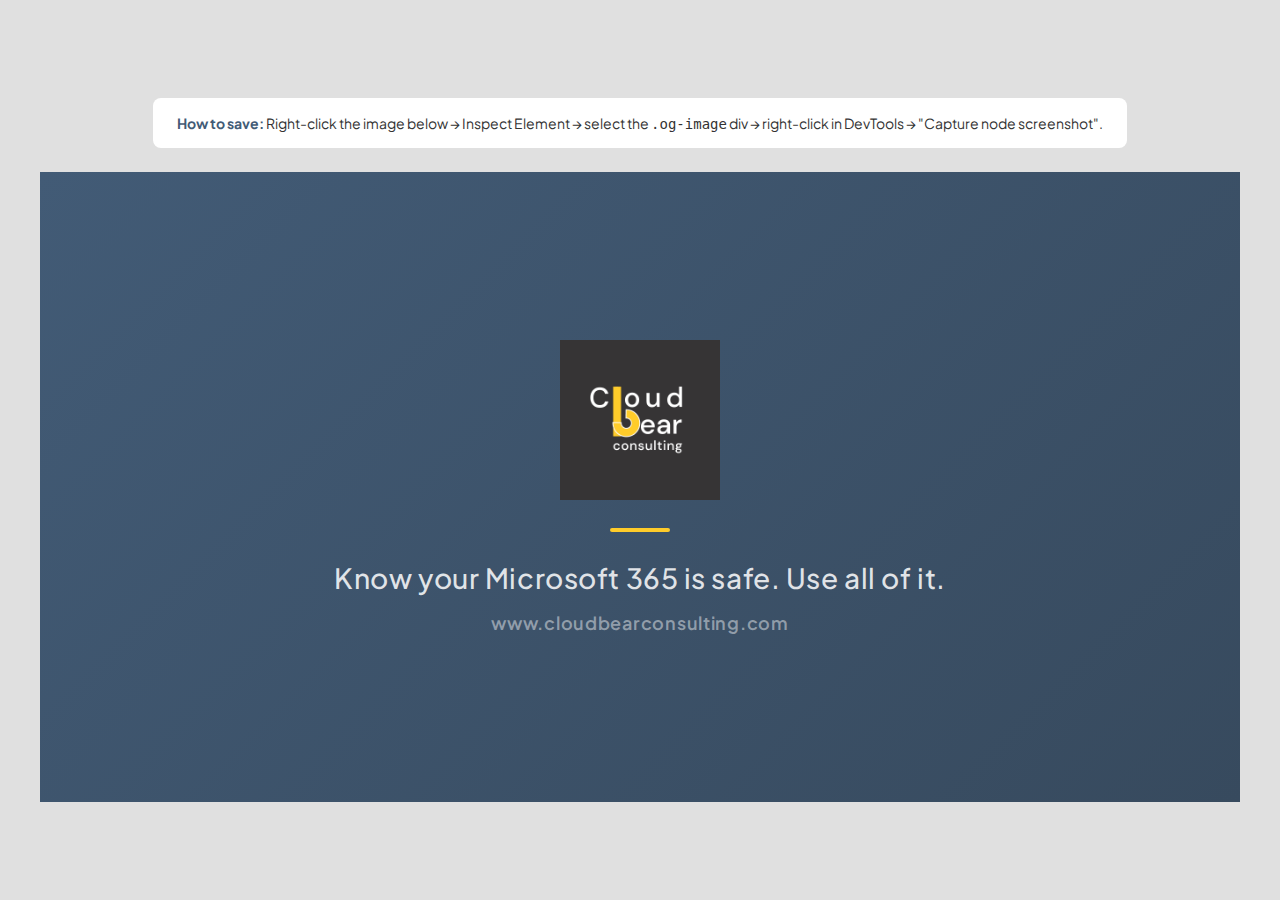
<file: og-image-generator.html>
<!DOCTYPE html>
<html>
<head>
    <meta charset="UTF-8">
    <title>OG Image Generator</title>
    <link rel="preconnect" href="https://fonts.googleapis.com">
    <link rel="preconnect" href="https://fonts.gstatic.com" crossorigin>
    <link href="https://fonts.googleapis.com/css2?family=Plus+Jakarta+Sans:wght@400;500;600;700&display=swap" rel="stylesheet">
    <style>
        * { margin: 0; padding: 0; box-sizing: border-box; }
        body {
            background: #e0e0e0;
            display: flex;
            flex-direction: column;
            align-items: center;
            justify-content: center;
            min-height: 100vh;
            font-family: 'Plus Jakarta Sans', sans-serif;
        }
        .instructions {
            margin-bottom: 24px;
            padding: 16px 24px;
            background: #fff;
            border-radius: 8px;
            font-size: 14px;
            color: #333;
            max-width: 1200px;
            text-align: center;
        }
        .instructions strong { color: #425B76; }
        .og-image {
            width: 1200px;
            height: 630px;
            background: linear-gradient(135deg, #425B76 0%, #374A5E 100%);
            display: flex;
            flex-direction: column;
            align-items: center;
            justify-content: center;
            text-align: center;
        }
        .logo-img {
            height: 160px;
            margin-bottom: 28px;
        }
        .accent-bar {
            width: 60px;
            height: 4px;
            background: #FFCC2A;
            border-radius: 2px;
            margin-bottom: 28px;
        }
        .tagline {
            font-size: 28px;
            font-weight: 500;
            color: rgba(255, 255, 255, 0.85);
            letter-spacing: 0.02em;
            margin-bottom: 16px;
        }
        .website {
            font-size: 18px;
            font-weight: 600;
            color: rgba(255, 255, 255, 0.45);
            letter-spacing: 0.04em;
        }
    </style>
</head>
<body>
    <div class="instructions">
        <strong>How to save:</strong> Right-click the image below &rarr; Inspect Element &rarr; select the <code>.og-image</code> div &rarr; right-click in DevTools &rarr; "Capture node screenshot".
    </div>
    <div class="og-image">
        <img class="logo-img" src="./CloudBearConsulting Logo/Font logo Png/Font logo BgGr.png" alt="Cloud Bear Consulting">
        <div class="accent-bar"></div>
        <div class="tagline">Know your Microsoft 365 is safe. Use all of it.</div>
        <div class="website">www.cloudbearconsulting.com</div>
    </div>
</body>
</html>
</file>
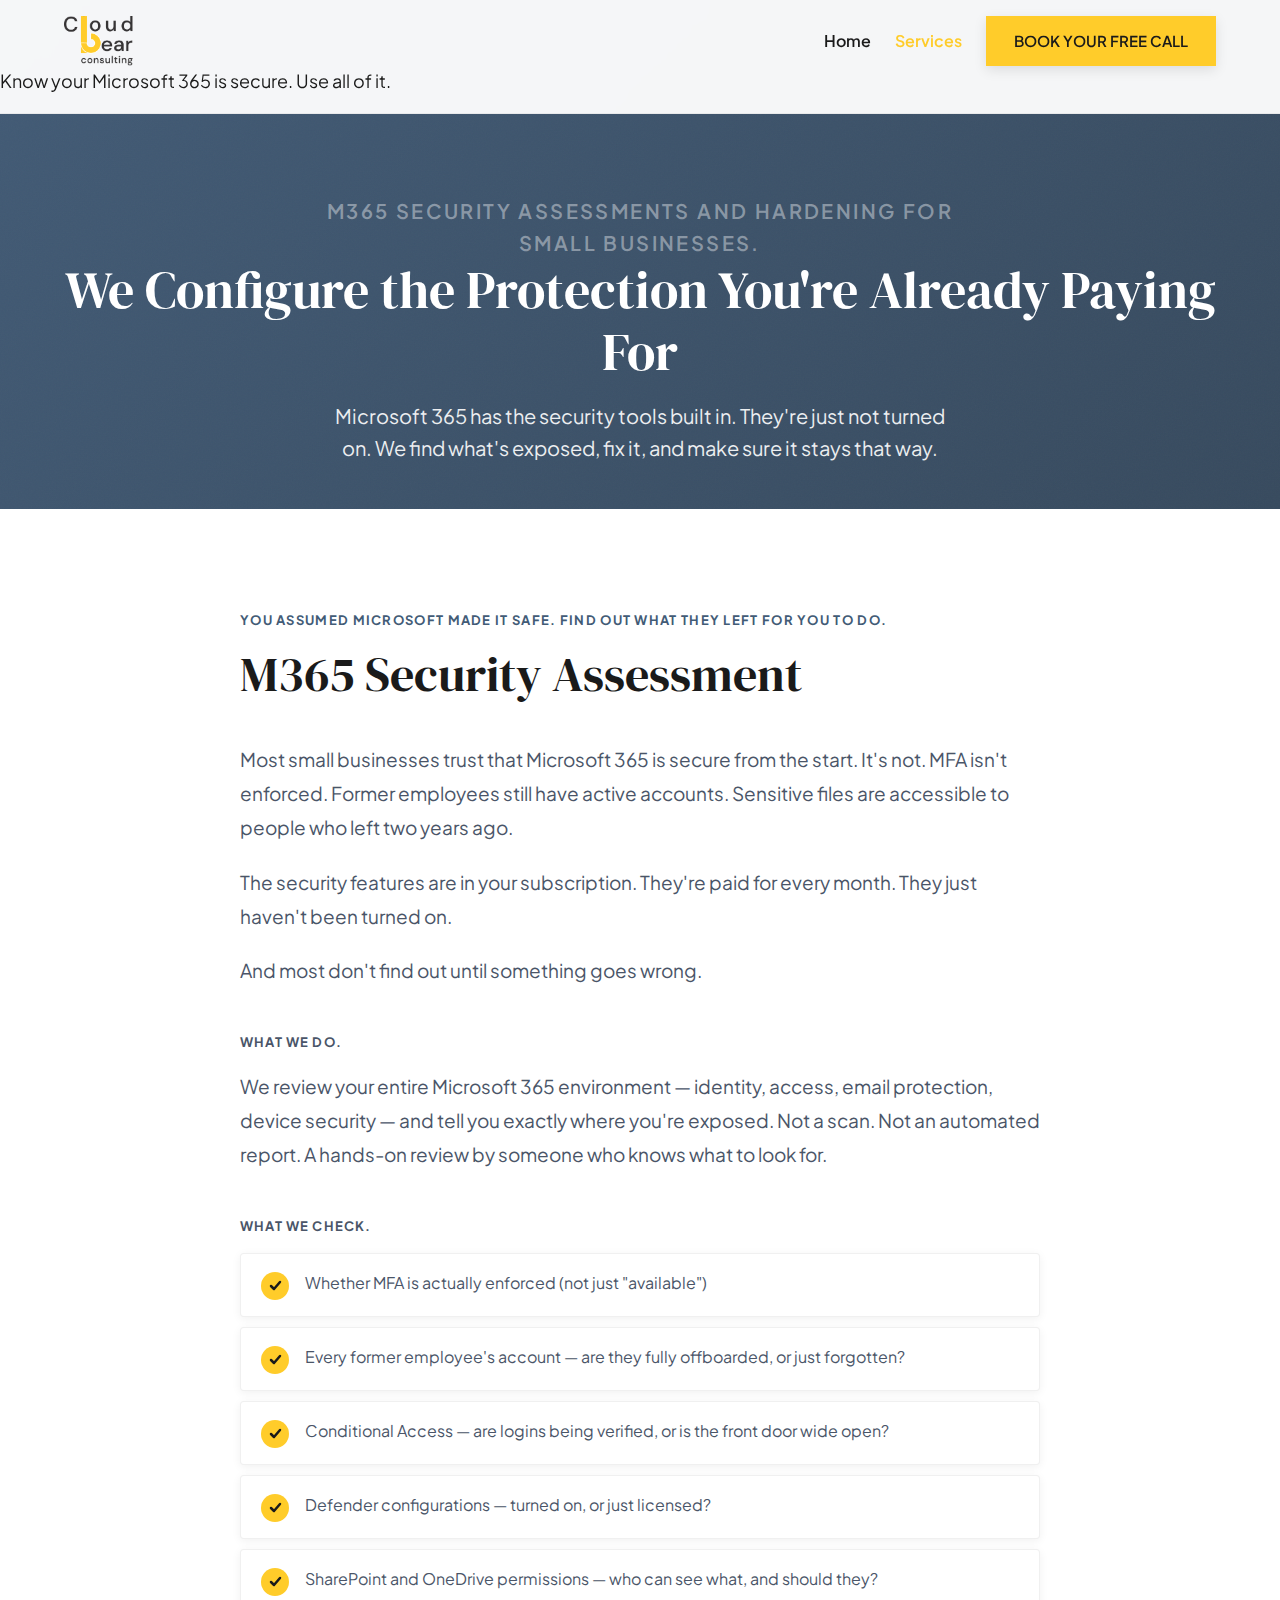
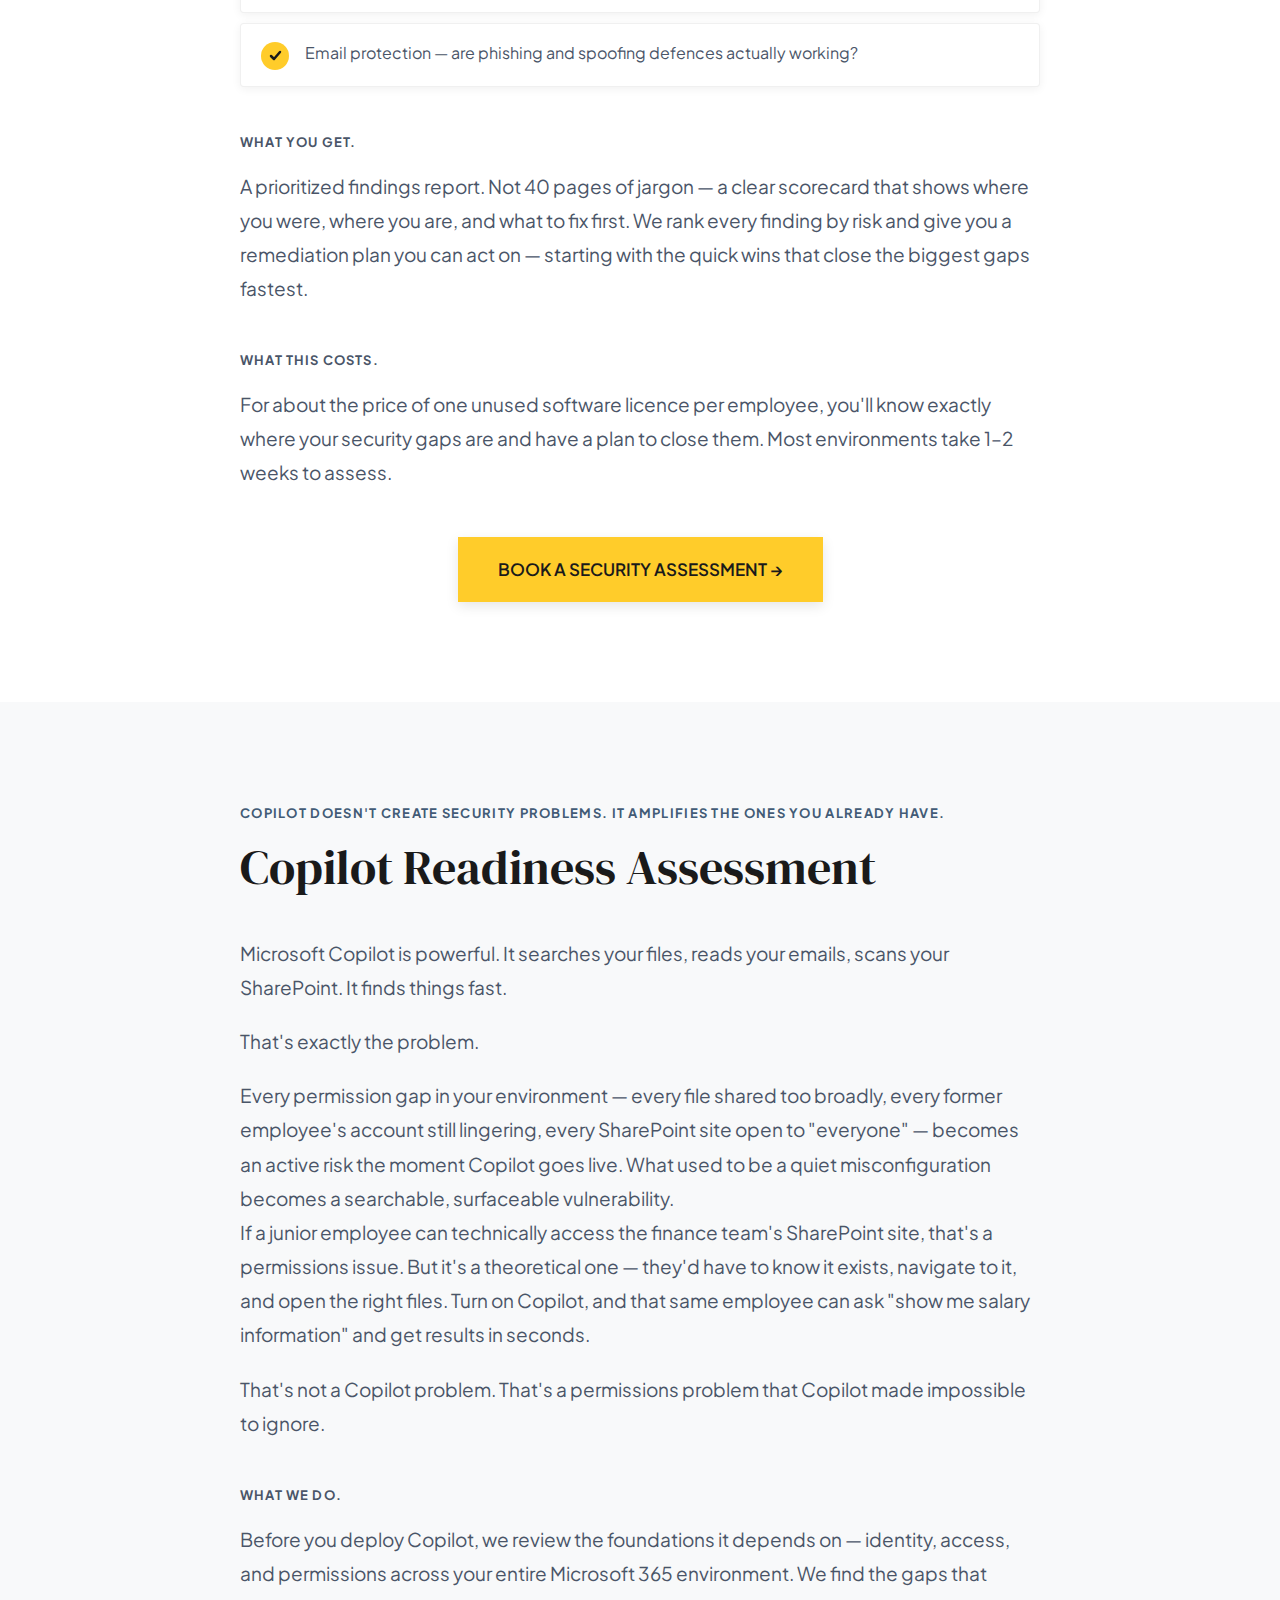
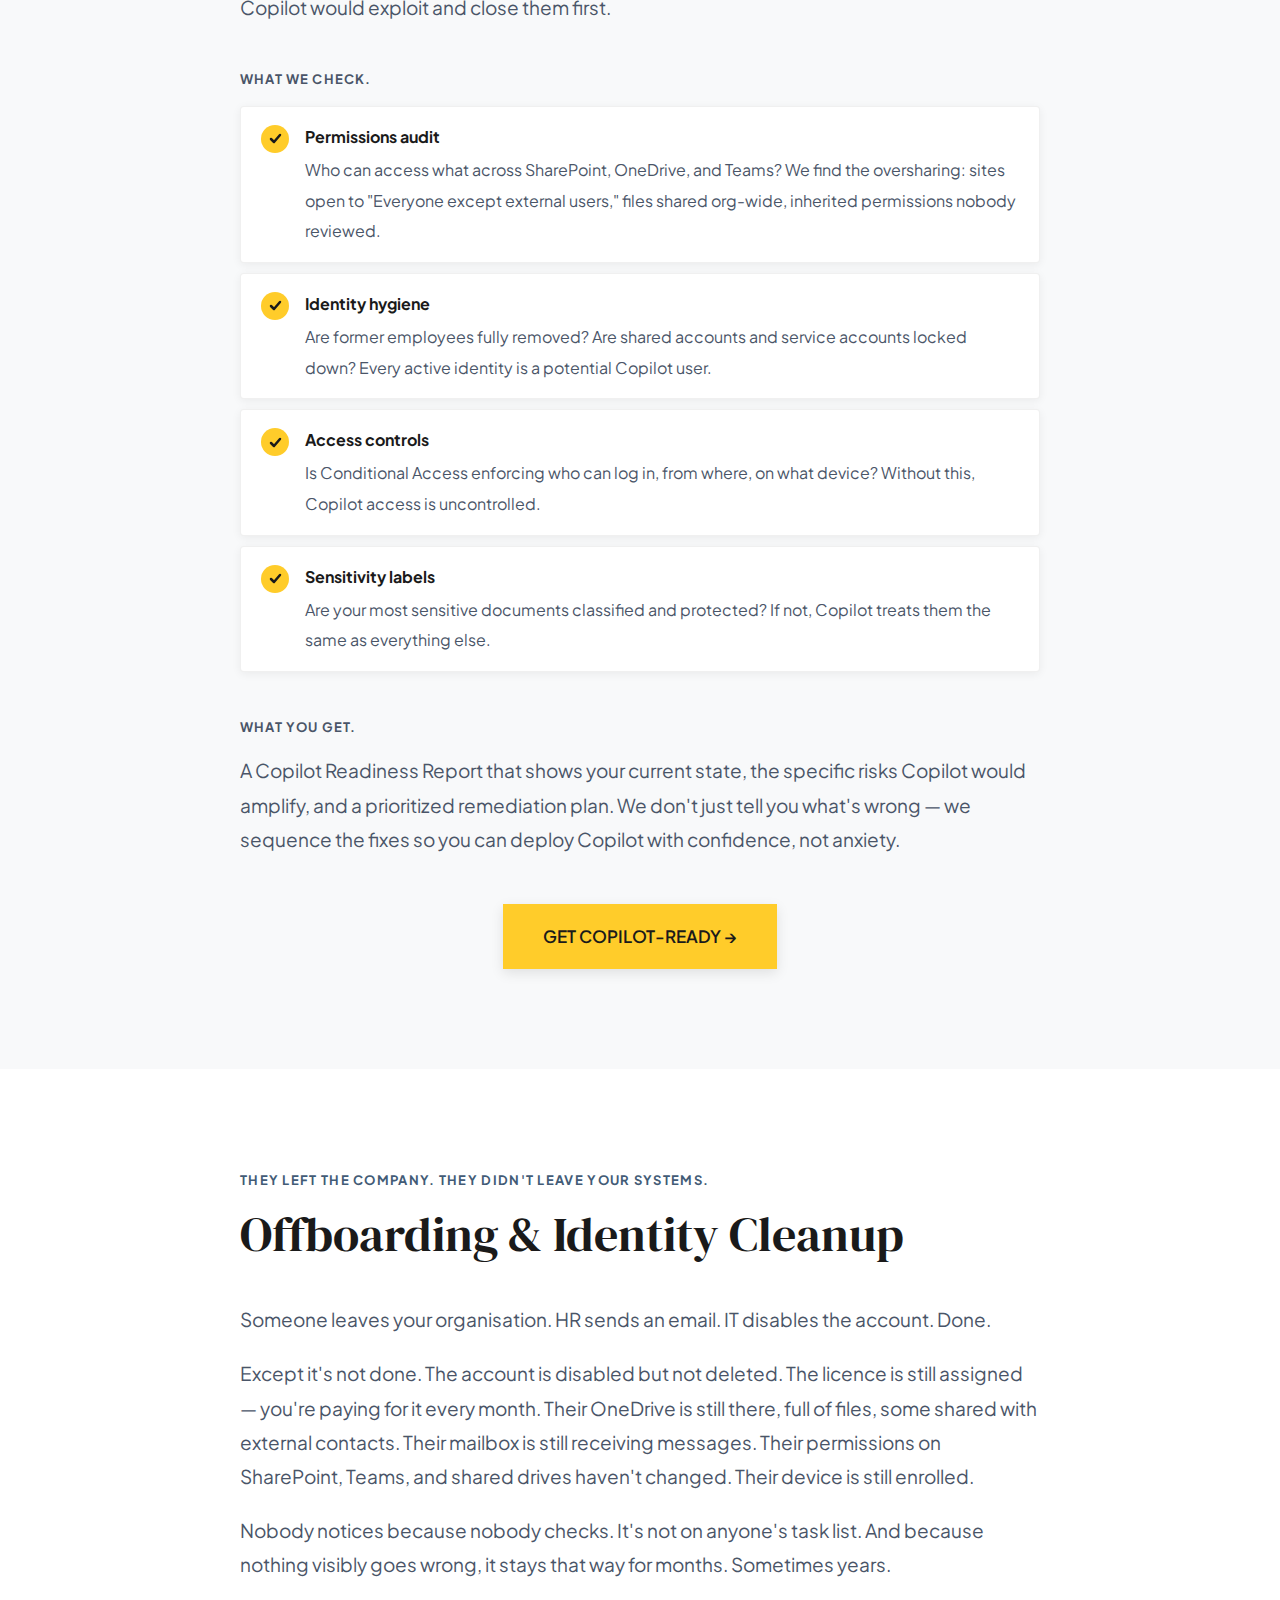
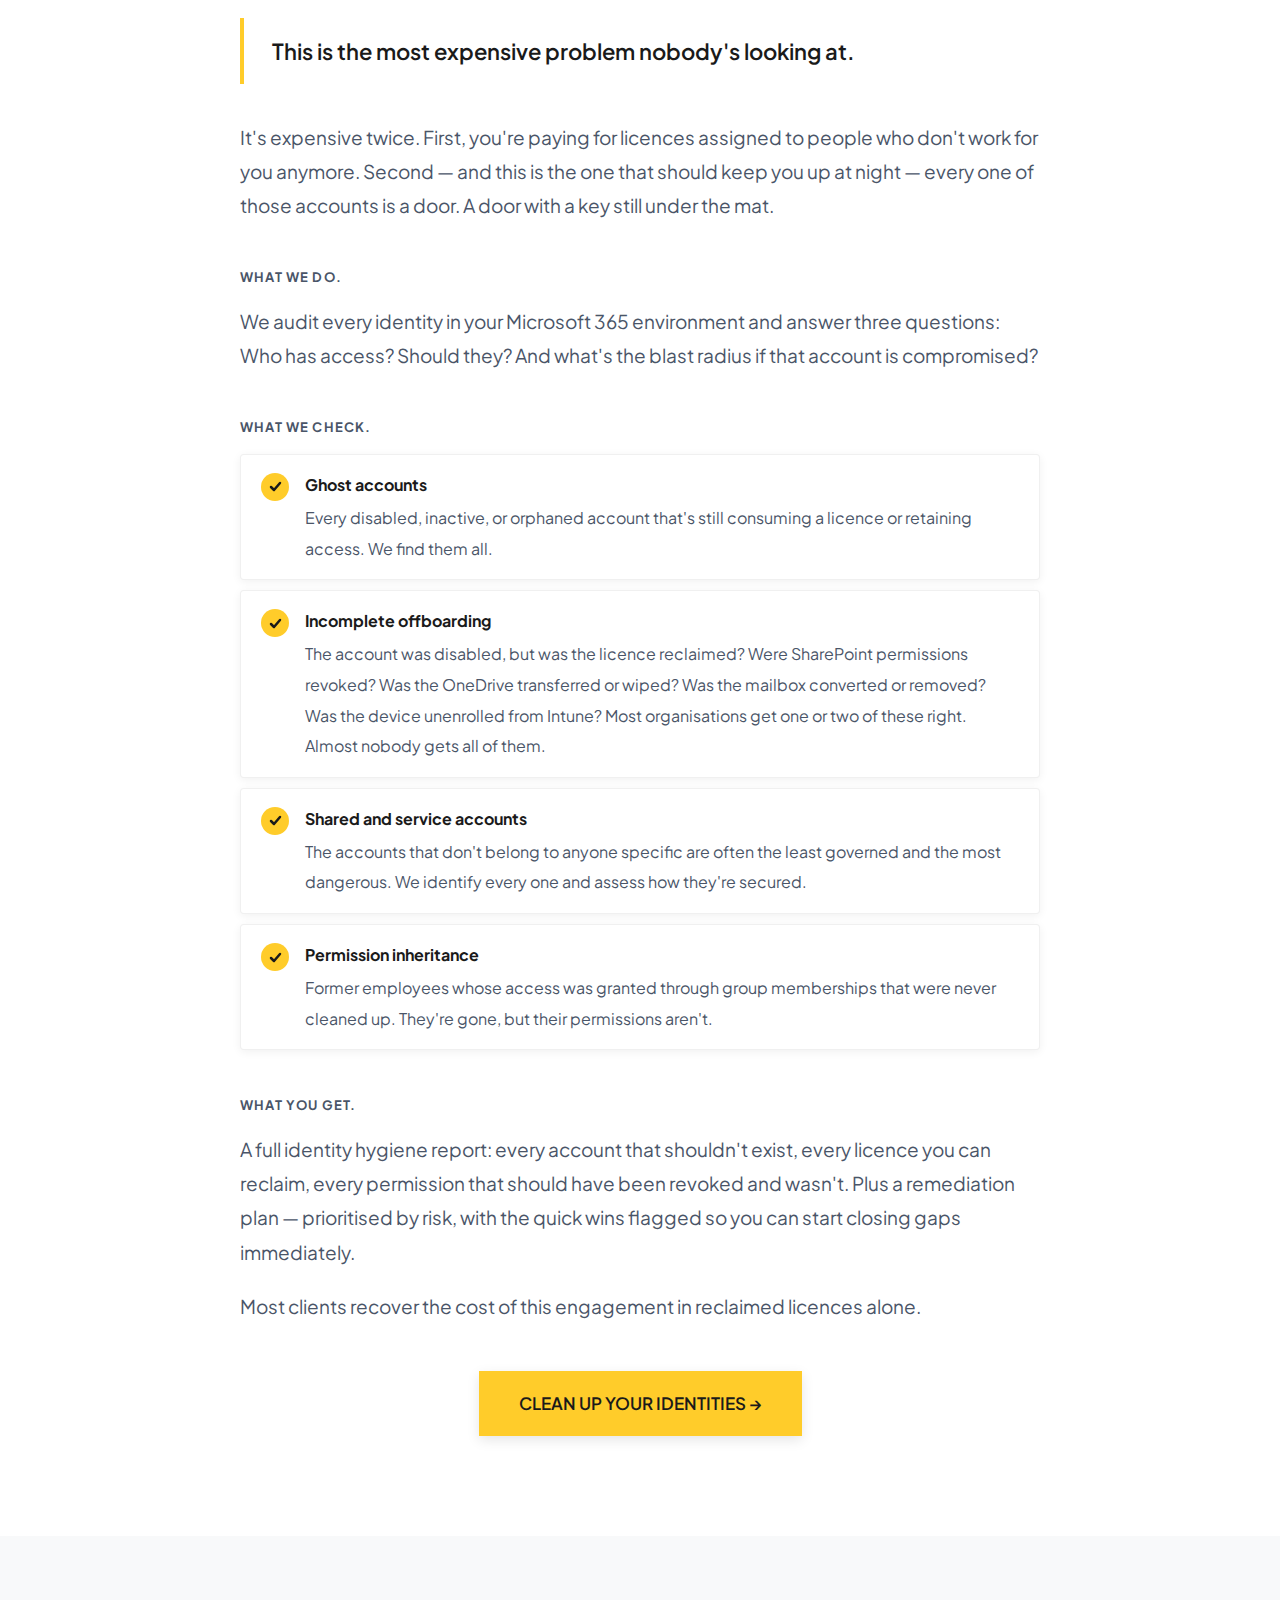
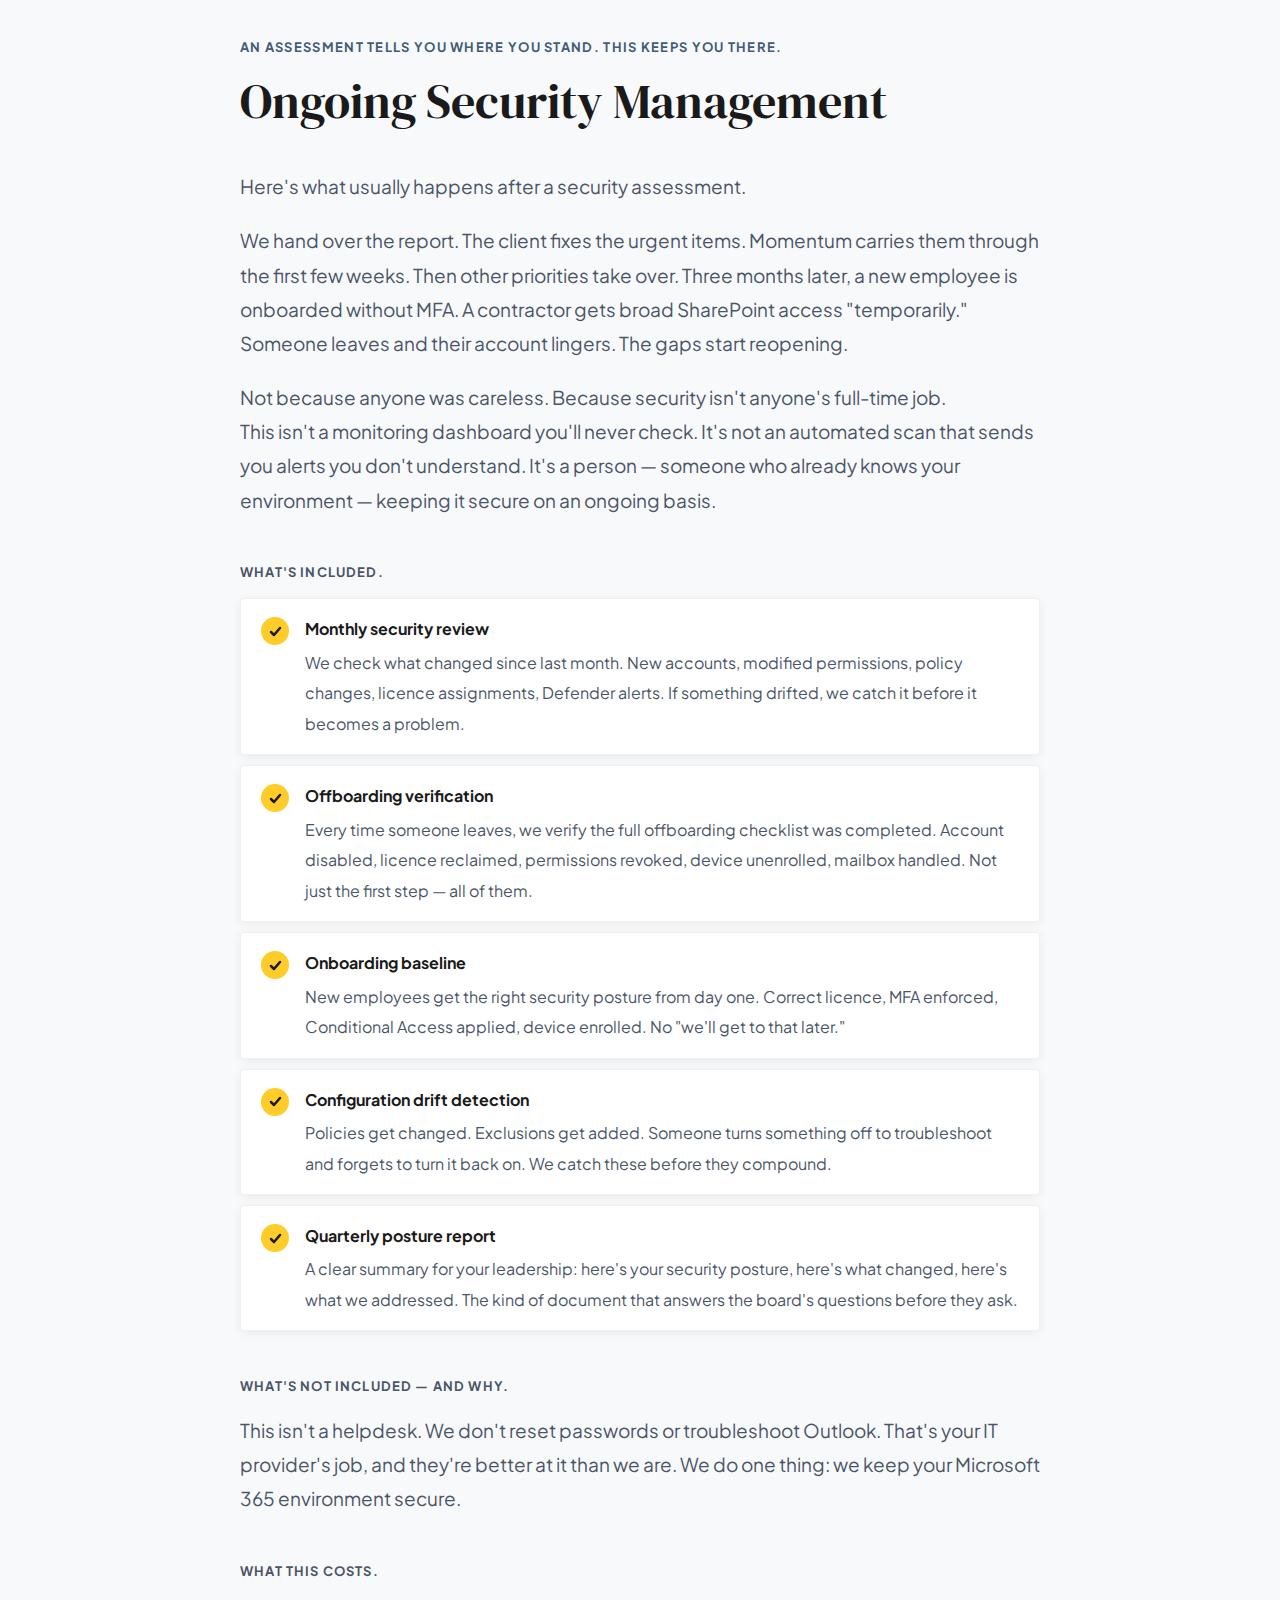
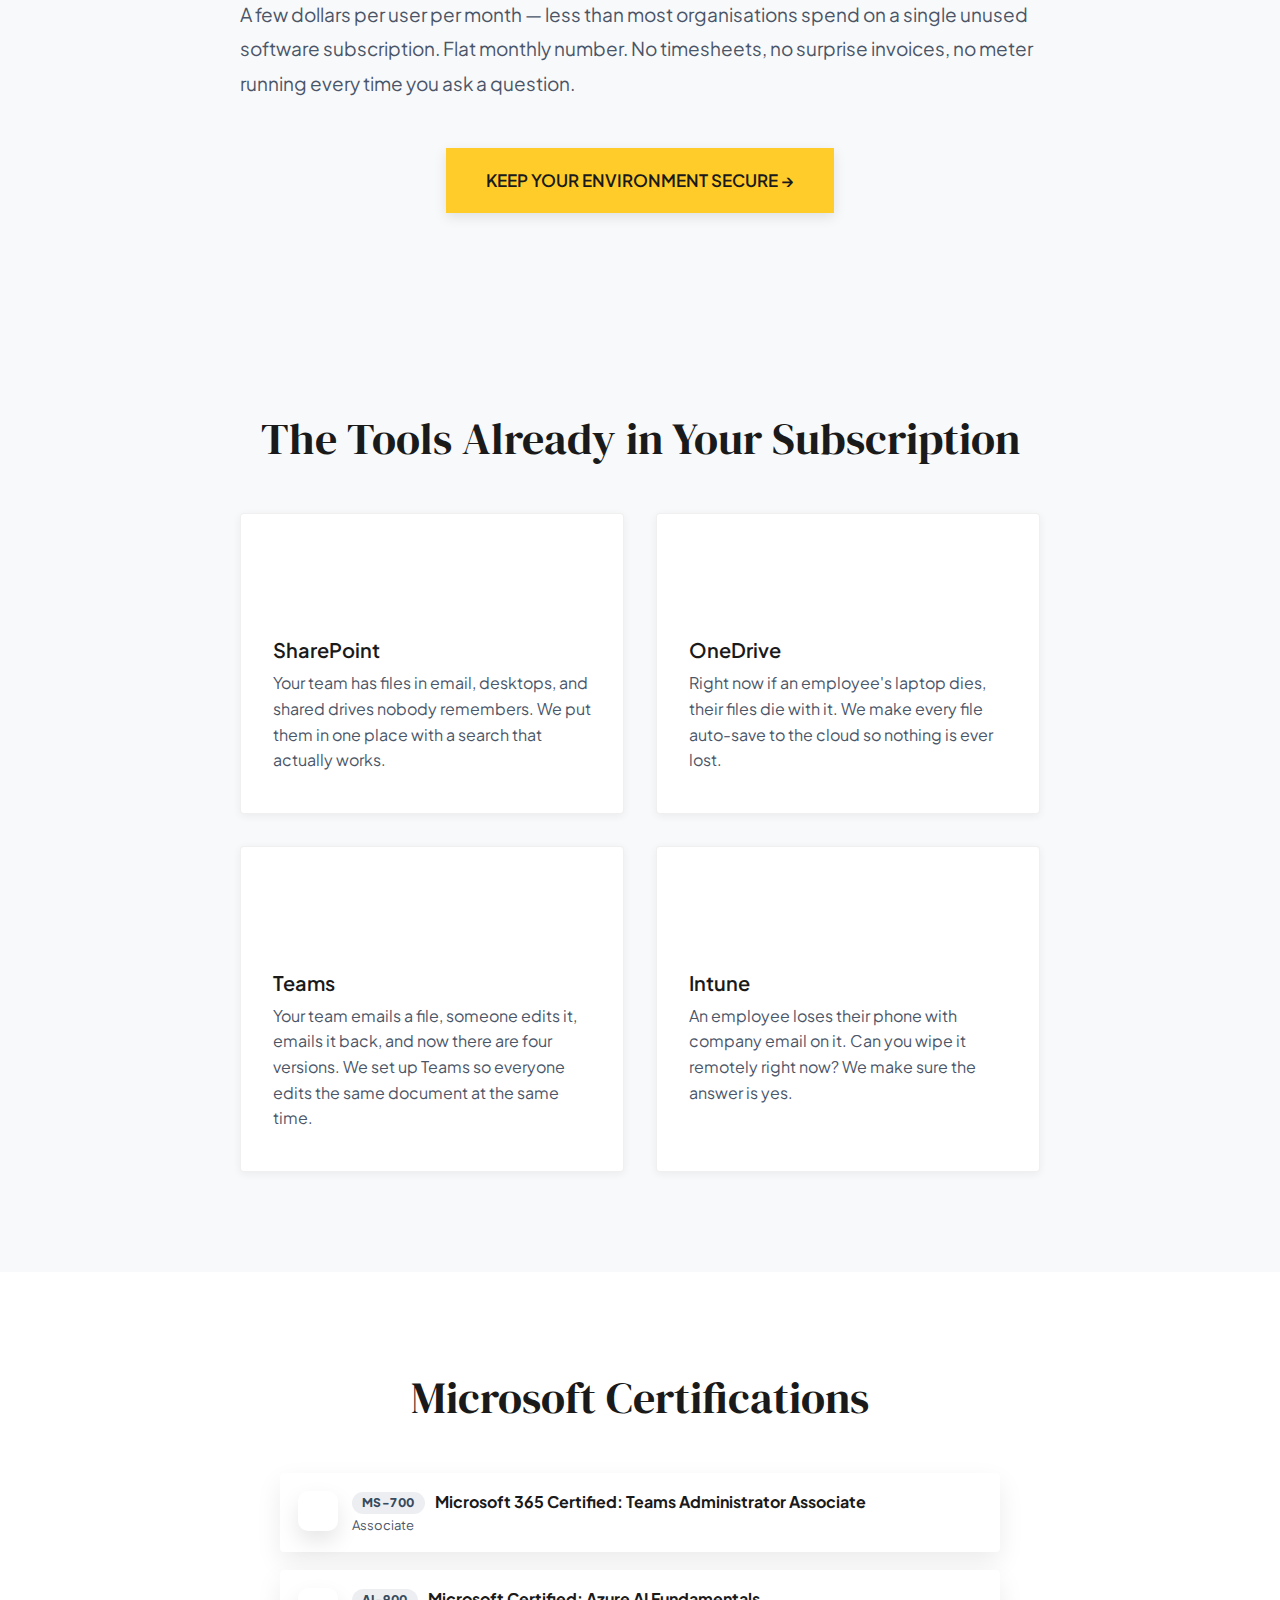
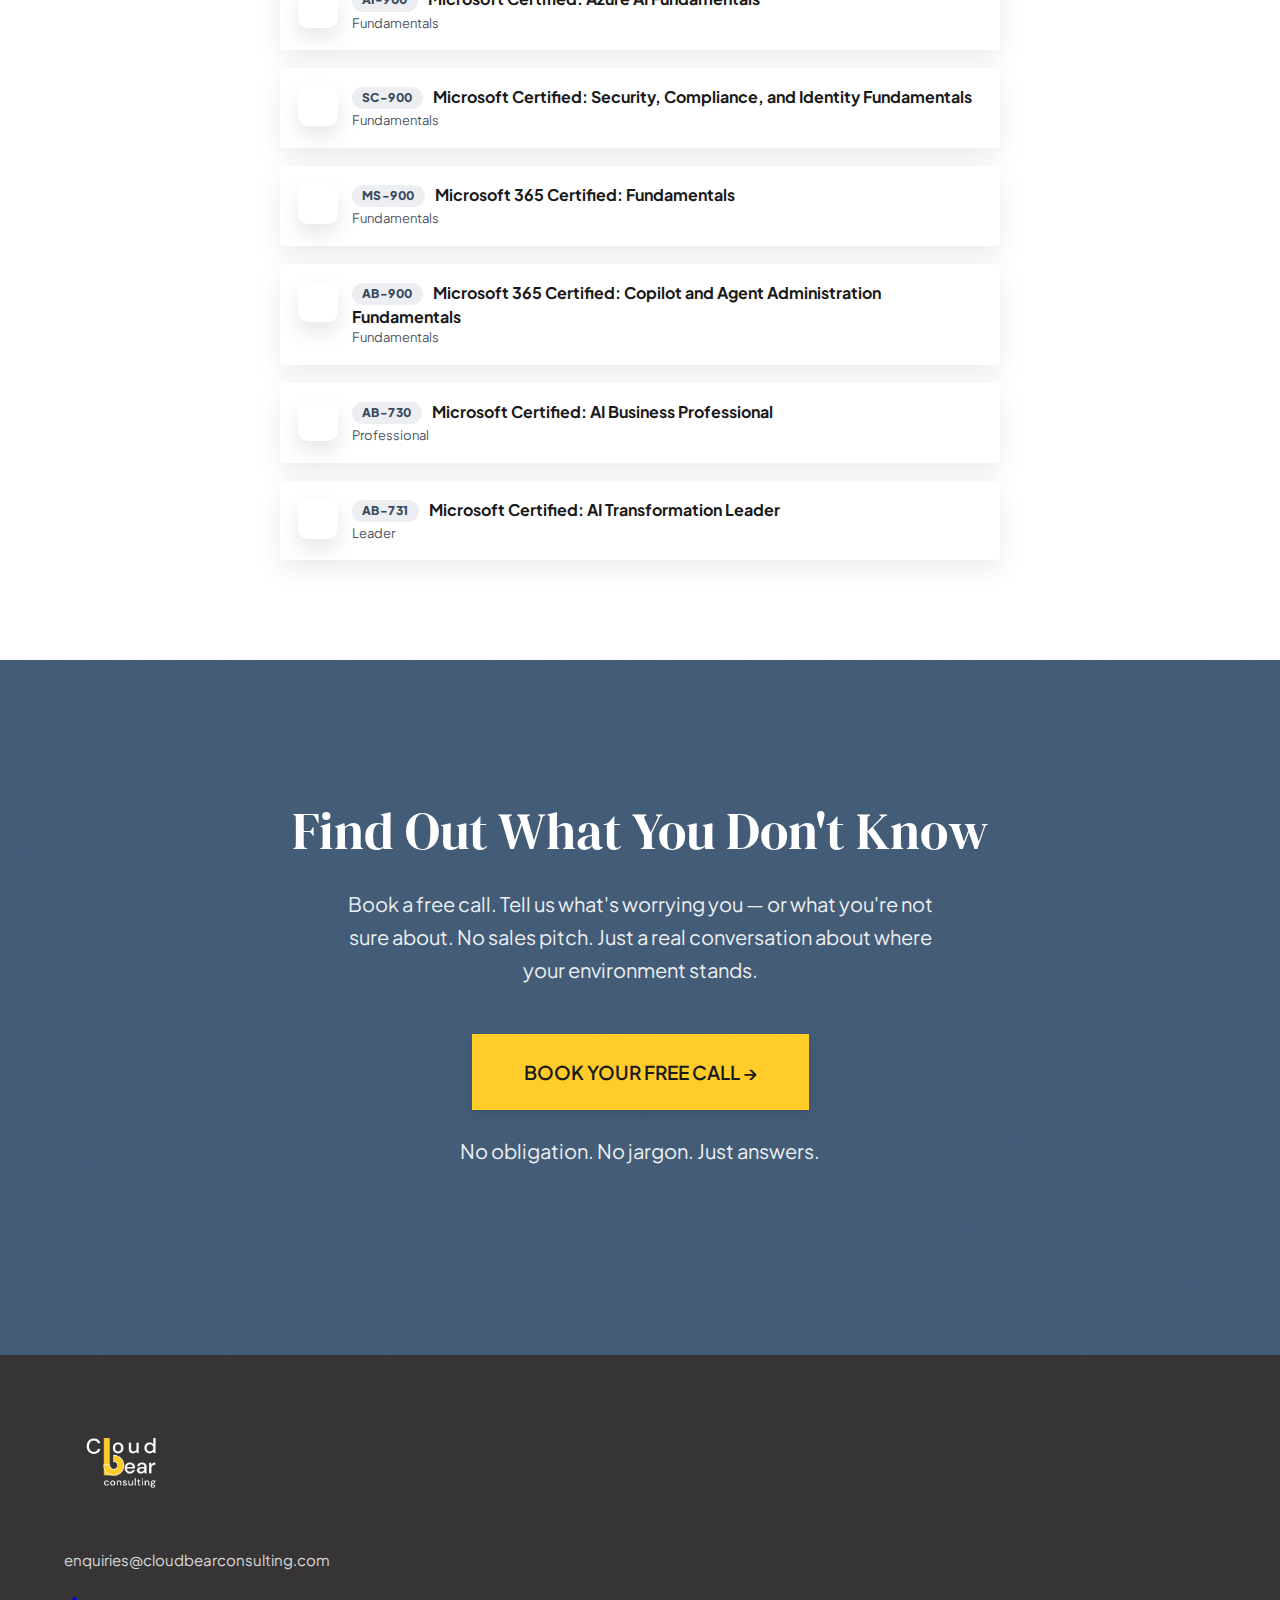
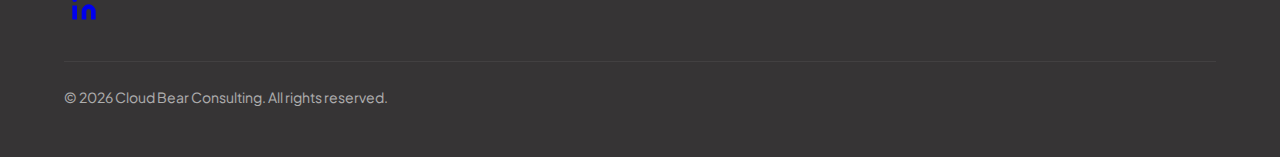
<file: services.html>
<!DOCTYPE html>
<html lang="en">
<head>
    <meta charset="UTF-8">
    <meta name="viewport" content="width=device-width, initial-scale=1.0">
    <title>Cloud Bear Consulting | Microsoft 365 Security &amp; Optimization Services</title>
    <meta name="description" content="Microsoft 365 isn't secure out of the box. Cloud Bear Consulting finds what's exposed and fixes it — security assessments, identity cleanup, licensing optimization, and ongoing management for small businesses.">
    <link rel="canonical" href="https://www.cloudbearconsulting.com/services.html">
    <link rel="icon" href="/favicon.png" type="image/png">
    <meta property="og:title" content="Cloud Bear Consulting | Microsoft 365 Security &amp; Optimization Services">
    <meta property="og:description" content="Microsoft 365 isn't secure out of the box. Cloud Bear Consulting finds what's exposed and fixes it — security assessments, identity cleanup, licensing optimization, and ongoing management for small businesses.">
    <meta property="og:url" content="https://www.cloudbearconsulting.com/services.html">
    <meta property="og:type" content="website">
    <meta property="og:site_name" content="Cloud Bear Consulting">
    <meta property="og:image" content="https://www.cloudbearconsulting.com/og-image-generator.png">
    <meta property="og:image:width" content="1200">
    <meta property="og:image:height" content="630">
    <meta name="twitter:card" content="summary_large_image">
    <link rel="preconnect" href="https://fonts.googleapis.com">
    <link rel="preconnect" href="https://fonts.gstatic.com" crossorigin>
    <link href="https://fonts.googleapis.com/css2?family=DM+Serif+Display&family=Plus+Jakarta+Sans:wght@400;500;600;700&display=swap" rel="stylesheet">
    <link rel="stylesheet" href="shared.css">
    <style>
        /* ==================== */
        /* PAGE HEADER          */
        /* ==================== */
        .page-header {
            padding: 195px 0 45px;
            background: linear-gradient(135deg, #425B76 0%, #374A5E 100%);
            color: var(--white);
            text-align: center;
            position: relative;
            overflow: hidden;
        }

        .page-header::before {
            content: '';
            position: absolute;
            top: 0;
            left: 0;
            right: 0;
            bottom: 0;
            background: url("data:image/svg+xml,%3Csvg viewBox='0 0 400 400' xmlns='http://www.w3.org/2000/svg'%3E%3Cfilter id='noiseFilter'%3E%3CfeTurbulence type='fractalNoise' baseFrequency='0.9' numOctaves='3' stitchTiles='stitch'/%3E%3C/filter%3E%3Crect width='100%25' height='100%25' filter='url(%23noiseFilter)'/%3E%3C/svg%3E");
            opacity: 0.03;
            pointer-events: none;
        }

        .page-header-offer {
            font-size: 12px;
            color: rgba(255, 255, 255, 0.45);
            font-weight: 600;
            letter-spacing: 0.12em;
            text-transform: uppercase;
            margin-bottom: 12px;
            position: relative;
            z-index: 1;
        }

        .page-header h1 {
            font-size: clamp(36px, 5vw, 52px);
            margin-bottom: 16px;
            position: relative;
            z-index: 1;
        }

        .page-header p {
            font-size: 20px;
            opacity: 0.9;
            max-width: 640px;
            margin: 0 auto;
            position: relative;
            z-index: 1;
            line-height: 1.6;
        }

        /* ==================== */
        /* SERVICE OFFERINGS    */
        /* ==================== */
        .offering {
            padding: 100px 0;
            background: var(--white);
        }

        .offering-alt {
            background: var(--background-alt);
        }

        .offering-content {
            max-width: 800px;
            margin: 0 auto;
        }

        .offering-tagline {
            font-family: 'Plus Jakarta Sans', sans-serif;
            font-size: 13px;
            font-weight: 700;
            letter-spacing: 0.1em;
            text-transform: uppercase;
            color: var(--accent);
            margin-bottom: 16px;
        }

        .offering h2 {
            font-size: clamp(36px, 5vw, 48px);
            color: var(--text-primary);
            margin-bottom: 40px;
            line-height: 1.15;
        }

        .offering h3 {
            font-family: 'Plus Jakarta Sans', sans-serif;
            font-size: 13px;
            font-weight: 700;
            letter-spacing: 0.09em;
            text-transform: uppercase;
            color: var(--text-secondary);
            margin-top: 48px;
            margin-bottom: 18px;
        }

        .offering-para {
            font-size: 19px;
            color: var(--text-secondary);
            line-height: 1.8;
            margin-bottom: 20px;
        }

        .offering-para:last-of-type {
            margin-bottom: 0;
        }

        /* Pull quote / callout */
        .callout {
            border-left: 4px solid var(--primary);
            padding: 16px 28px;
            margin: 36px 0;
            font-size: 22px;
            font-weight: 600;
            color: var(--text-primary);
            line-height: 1.55;
            font-style: normal;
        }

        /* Feature list (What we check / What's included) */
        .feature-list {
            list-style: none;
            display: flex;
            flex-direction: column;
            gap: 10px;
            margin: 0;
            padding: 0;
        }

        .feature-item {
            display: flex;
            gap: 16px;
            align-items: flex-start;
            background: var(--white);
            border-radius: 4px;
            border: 1px solid rgba(0, 0, 0, 0.06);
            box-shadow: 0 2px 10px rgba(0, 0, 0, 0.06);
            padding: 16px 20px;
            transition: box-shadow 0.3s var(--transition-smooth);
        }

        .feature-item:hover {
            box-shadow: 0 4px 16px rgba(0, 0, 0, 0.1);
        }

        .feature-check {
            flex: 0 0 28px;
            width: 28px;
            height: 28px;
            background: var(--primary);
            border-radius: 50%;
            display: flex;
            align-items: center;
            justify-content: center;
            margin-top: 2px;
        }

        .feature-check svg {
            width: 13px;
            height: 13px;
        }

        .feature-text {
            flex: 1;
            min-width: 0;
        }

        .feature-text strong {
            font-family: 'Plus Jakarta Sans', sans-serif;
            font-size: 16px;
            font-weight: 700;
            color: var(--text-primary);
            display: block;
            margin-bottom: 4px;
        }

        .feature-text span {
            font-size: 16px;
            color: var(--text-secondary);
            line-height: 1.65;
        }

        /* Plain-text feature item (no bold label) */
        .feature-text p {
            font-size: 16px;
            color: var(--text-secondary);
            line-height: 1.65;
            margin: 0;
        }

        /* CTA block */
        .offering-cta {
            margin-top: 48px;
            text-align: center;
        }

        /* ==================== */
        /* TOOLS SHOWCASE       */
        /* ==================== */
        .tools-showcase {
            padding: 100px 0;
            background: var(--background-alt);
        }

        .tools-showcase h2 {
            font-size: clamp(32px, 4vw, 44px);
            text-align: center;
            margin-bottom: 48px;
        }

        .tools-grid {
            display: grid;
            grid-template-columns: repeat(2, 1fr);
            gap: 32px;
            max-width: 800px;
            margin: 0 auto;
        }

        .tool-card {
            background: var(--white);
            padding: 40px 32px;
            border-radius: 4px;
            border: 1px solid rgba(0, 0, 0, 0.06);
            box-shadow: 0 2px 8px rgba(0, 0, 0, 0.06);
            transition: all 0.4s cubic-bezier(0.16, 1, 0.3, 1);
            position: relative;
            overflow: hidden;
        }

        .tool-card::before {
            content: '';
            position: absolute;
            left: 0;
            top: 0;
            bottom: 0;
            width: 4px;
            background: var(--primary);
            transform: scaleY(0);
            transition: transform 0.4s cubic-bezier(0.16, 1, 0.3, 1);
        }

        .tool-card:hover {
            transform: translateY(-4px);
            box-shadow: 0 8px 24px rgba(0, 0, 0, 0.12);
        }

        .tool-card:hover::before {
            transform: scaleY(1);
        }

        .tool-card.sharepoint:hover::before { background: #0078D4; }
        .tool-card.onedrive:hover::before   { background: #0364B8; }
        .tool-card.teams:hover::before      { background: #5B5FC7; }
        .tool-card.intune:hover::before     { background: #00A4EF; }

        .tool-icon {
            width: 64px;
            height: 64px;
            margin-bottom: 20px;
            display: block;
        }

        .tool-name {
            font-family: 'Plus Jakarta Sans', sans-serif;
            font-size: 20px;
            font-weight: 600;
            color: var(--text-primary);
            margin-bottom: 8px;
        }

        .tool-description {
            font-size: 16px;
            color: var(--text-secondary);
            line-height: 1.6;
        }

        /* ==================== */
        /* CERTIFICATIONS       */
        /* ==================== */
        .certifications {
            padding: 100px 0;
            background: var(--white);
        }

        .certifications h2 {
            font-size: clamp(32px, 4vw, 44px);
            text-align: center;
            margin-bottom: 48px;
        }

        .certs-grid {
            list-style: none;
            display: grid;
            grid-template-columns: 1fr;
            gap: 18px;
            padding: 0;
            margin: 0 auto;
            max-width: 720px;
        }

        .cert-card {
            display: flex;
            gap: 14px;
            align-items: flex-start;
            padding: 18px;
            border: 0;
            background: var(--white);
            border-radius: 4px;
            box-shadow: 0 10px 26px rgba(0, 0, 0, 0.08);
            text-align: left;
        }

        .cert-icon {
            width: 40px;
            height: 40px;
            flex: 0 0 40px;
            border-radius: 10px;
            background: var(--white);
            display: flex;
            align-items: center;
            justify-content: center;
            overflow: hidden;
            padding: 4px;
            box-shadow: 0 10px 22px rgba(0, 0, 0, 0.10);
        }

        .cert-badge {
            width: 100%;
            height: 100%;
            object-fit: contain;
            display: block;
        }

        .cert-name {
            font-size: 16px;
            font-weight: 700;
            color: var(--text-primary);
            line-height: 1.35;
            margin-bottom: 2px;
        }

        .cert-code {
            display: inline-block;
            padding: 3px 10px;
            border-radius: 999px;
            background: rgba(66, 91, 118, 0.10);
            color: #374A5E;
            font-size: 12px;
            font-weight: 800;
            letter-spacing: 0.04em;
            margin-right: 10px;
            transform: translateY(-1px);
        }

        .cert-meta {
            font-size: 13px;
            color: var(--text-secondary);
            line-height: 1.35;
        }

        /* ==================== */
        /* FINAL CTA            */
        /* ==================== */
        .final-cta {
            padding: 140px 0;
            background: var(--accent, #425B76);
            color: var(--white);
            text-align: center;
            position: relative;
            overflow: hidden;
        }

        .final-cta::before {
            content: '';
            position: absolute;
            top: 0;
            left: 0;
            right: 0;
            bottom: 0;
            background: url("data:image/svg+xml,%3Csvg viewBox='0 0 400 400' xmlns='http://www.w3.org/2000/svg'%3E%3Cfilter id='noiseFilter'%3E%3CfeTurbulence type='fractalNoise' baseFrequency='0.9' numOctaves='3' stitchTiles='stitch'/%3E%3C/filter%3E%3Crect width='100%25' height='100%25' filter='url(%23noiseFilter)'/%3E%3C/svg%3E");
            opacity: 0.03;
            pointer-events: none;
        }

        .final-cta .container {
            position: relative;
            z-index: 1;
        }

        .final-cta h2 {
            font-size: clamp(36px, 5vw, 52px);
            margin-bottom: 24px;
        }

        .final-cta p {
            font-size: 20px;
            opacity: 0.9;
            margin-bottom: 48px;
            max-width: 620px;
            margin-left: auto;
            margin-right: auto;
            line-height: 1.65;
        }

        .final-cta .btn-primary {
            font-size: 19px;
            padding: 22px 52px;
        }

        .final-support {
            margin-top: 24px;
            font-size: 15px;
            opacity: 0.7;
        }

        /* ==================== */
        /* RESPONSIVE           */
        /* ==================== */
        @media (max-width: 1024px) {
            .offering {
                padding: 80px 0;
            }
        }

        @media (max-width: 768px) {
            .page-header {
                padding: 175px 0 25px;
            }

            .offering {
                padding: 80px 0;
            }

            .offering h2 {
                margin-bottom: 28px;
            }

            .callout {
                font-size: 20px;
                padding: 14px 20px;
            }

            .tools-grid {
                grid-template-columns: 1fr;
                max-width: 500px;
                margin-left: auto;
                margin-right: auto;
            }

            .tools-showcase,
            .certifications {
                padding: 80px 0;
            }

            .final-cta {
                padding: 100px 0;
            }
        }

        @media (max-width: 480px) {
            .offering {
                padding: 64px 0;
            }

            .offering-para {
                font-size: 17px;
            }

            .callout {
                font-size: 18px;
                padding: 12px 16px;
            }

            .feature-item {
                padding: 14px 16px;
            }

            .feature-check {
                flex: 0 0 24px;
                width: 24px;
                height: 24px;
            }

            .tool-card {
                padding: 32px 24px;
            }

            .final-cta {
                padding: 80px 0;
            }
        }
    </style>
</head>
<body>
    <!-- Header -->
    <header class="header">
        <div class="container">
            <div class="header-inner">
                <a href="index.html" class="logo">
                    <img src="./CloudBearConsulting Logo/Font logo Png/Font logo Bg0.png" alt="Cloud Bear Consulting Logo">
                </a>
                <nav class="header-nav">
                    <a href="index.html" class="nav-link">Home</a>
                    <a href="services.html" class="nav-link active">Services</a>
                    <a href="https://outlook.office.com/book/FreeConsultations@cloudbearconsulting.com/?ismsaljsauthenabled" target="_blank" rel="noopener noreferrer" class="btn btn-primary">BOOK YOUR FREE CALL</a>
                </nav>
            </div>
        </div>
        <div class="top-banner">Know your Microsoft 365 is secure. Use all of it.</div>
    </header>

    <!-- Page Header -->
    <section class="page-header">
        <div class="container">
            <p class="page-header-offer">M365 security assessments and hardening for small businesses.</p>
            <h1>We Configure the Protection You're Already Paying For</h1>
            <p>Microsoft 365 has the security tools built in. They're just not turned on. We find what's exposed, fix it, and make sure it stays that way.</p>
        </div>
    </section>

    <!-- ===================================== -->
    <!-- Section 1: M365 Security Assessment   -->
    <!-- ===================================== -->
    <section class="offering" id="security-assessment">
        <div class="container">
            <div class="offering-content">
                <p class="offering-tagline">You assumed Microsoft made it safe. Find out what they left for you to do.</p>
                <h2>M365 Security Assessment</h2>

                <div>
                    <p class="offering-para">Most small businesses trust that Microsoft 365 is secure from the start. It's not. MFA isn't enforced. Former employees still have active accounts. Sensitive files are accessible to people who left two years ago.</p>
                    <p class="offering-para">The security features are in your subscription. They're paid for every month. They just haven't been turned on.</p>
                    <p class="offering-para">And most don't find out until something goes wrong.</p>
                </div>

                <h3>What we do.</h3>
                <p class="offering-para">We review your entire Microsoft 365 environment — identity, access, email protection, device security — and tell you exactly where you're exposed. Not a scan. Not an automated report. A hands-on review by someone who knows what to look for.</p>

                <h3>What we check.</h3>
                <ul class="feature-list" role="list">
                    <li class="feature-item">
                        <div class="feature-check" aria-hidden="true">
                            <svg viewBox="0 0 13 13" fill="none" xmlns="http://www.w3.org/2000/svg">
                                <path d="M2 7L5 10L11 3" stroke="#1A1A1A" stroke-width="2.5" stroke-linecap="round" stroke-linejoin="round"/>
                            </svg>
                        </div>
                        <div class="feature-text">
                            <p>Whether MFA is actually enforced (not just "available")</p>
                        </div>
                    </li>
                    <li class="feature-item">
                        <div class="feature-check" aria-hidden="true">
                            <svg viewBox="0 0 13 13" fill="none" xmlns="http://www.w3.org/2000/svg">
                                <path d="M2 7L5 10L11 3" stroke="#1A1A1A" stroke-width="2.5" stroke-linecap="round" stroke-linejoin="round"/>
                            </svg>
                        </div>
                        <div class="feature-text">
                            <p>Every former employee's account — are they fully offboarded, or just forgotten?</p>
                        </div>
                    </li>
                    <li class="feature-item">
                        <div class="feature-check" aria-hidden="true">
                            <svg viewBox="0 0 13 13" fill="none" xmlns="http://www.w3.org/2000/svg">
                                <path d="M2 7L5 10L11 3" stroke="#1A1A1A" stroke-width="2.5" stroke-linecap="round" stroke-linejoin="round"/>
                            </svg>
                        </div>
                        <div class="feature-text">
                            <p>Conditional Access — are logins being verified, or is the front door wide open?</p>
                        </div>
                    </li>
                    <li class="feature-item">
                        <div class="feature-check" aria-hidden="true">
                            <svg viewBox="0 0 13 13" fill="none" xmlns="http://www.w3.org/2000/svg">
                                <path d="M2 7L5 10L11 3" stroke="#1A1A1A" stroke-width="2.5" stroke-linecap="round" stroke-linejoin="round"/>
                            </svg>
                        </div>
                        <div class="feature-text">
                            <p>Defender configurations — turned on, or just licensed?</p>
                        </div>
                    </li>
                    <li class="feature-item">
                        <div class="feature-check" aria-hidden="true">
                            <svg viewBox="0 0 13 13" fill="none" xmlns="http://www.w3.org/2000/svg">
                                <path d="M2 7L5 10L11 3" stroke="#1A1A1A" stroke-width="2.5" stroke-linecap="round" stroke-linejoin="round"/>
                            </svg>
                        </div>
                        <div class="feature-text">
                            <p>SharePoint and OneDrive permissions — who can see what, and should they?</p>
                        </div>
                    </li>
                    <li class="feature-item">
                        <div class="feature-check" aria-hidden="true">
                            <svg viewBox="0 0 13 13" fill="none" xmlns="http://www.w3.org/2000/svg">
                                <path d="M2 7L5 10L11 3" stroke="#1A1A1A" stroke-width="2.5" stroke-linecap="round" stroke-linejoin="round"/>
                            </svg>
                        </div>
                        <div class="feature-text">
                            <p>Email protection — are phishing and spoofing defences actually working?</p>
                        </div>
                    </li>
                </ul>

                <h3>What you get.</h3>
                <p class="offering-para">A prioritized findings report. Not 40 pages of jargon — a clear scorecard that shows where you were, where you are, and what to fix first. We rank every finding by risk and give you a remediation plan you can act on — starting with the quick wins that close the biggest gaps fastest.</p>

                <h3>What this costs.</h3>
                <p class="offering-para">For about the price of one unused software licence per employee, you'll know exactly where your security gaps are and have a plan to close them. Most environments take 1–2 weeks to assess.</p>

                <div class="offering-cta">
                    <a href="https://outlook.office.com/book/FreeConsultations@cloudbearconsulting.com/?ismsaljsauthenabled" target="_blank" rel="noopener noreferrer" class="btn btn-primary">BOOK A SECURITY ASSESSMENT →</a>
                </div>
            </div>
        </div>
    </section>

    <!-- ========================================= -->
    <!-- Section 2: Copilot Readiness Assessment   -->
    <!-- ========================================= -->
    <section class="offering offering-alt" id="copilot-readiness">
        <div class="container">
            <div class="offering-content">
                <p class="offering-tagline">Copilot doesn't create security problems. It amplifies the ones you already have.</p>
                <h2>Copilot Readiness Assessment</h2>

                <div>
                    <p class="offering-para">Microsoft Copilot is powerful. It searches your files, reads your emails, scans your SharePoint. It finds things fast.</p>
                    <p class="offering-para">That's exactly the problem.</p>
                    <p class="offering-para">Every permission gap in your environment — every file shared too broadly, every former employee's account still lingering, every SharePoint site open to "everyone" — becomes an active risk the moment Copilot goes live. What used to be a quiet misconfiguration becomes a searchable, surfaceable vulnerability.</p>
                </div>

                <p class="offering-para">If a junior employee can technically access the finance team's SharePoint site, that's a permissions issue. But it's a theoretical one — they'd have to know it exists, navigate to it, and open the right files. Turn on Copilot, and that same employee can ask "show me salary information" and get results in seconds.</p>
                <p class="offering-para">That's not a Copilot problem. That's a permissions problem that Copilot made impossible to ignore.</p>

                <h3>What we do.</h3>
                <p class="offering-para">Before you deploy Copilot, we review the foundations it depends on — identity, access, and permissions across your entire Microsoft 365 environment. We find the gaps that Copilot would exploit and close them first.</p>

                <h3>What we check.</h3>
                <ul class="feature-list" role="list">
                    <li class="feature-item">
                        <div class="feature-check" aria-hidden="true">
                            <svg viewBox="0 0 13 13" fill="none" xmlns="http://www.w3.org/2000/svg">
                                <path d="M2 7L5 10L11 3" stroke="#1A1A1A" stroke-width="2.5" stroke-linecap="round" stroke-linejoin="round"/>
                            </svg>
                        </div>
                        <div class="feature-text">
                            <strong>Permissions audit</strong>
                            <span>Who can access what across SharePoint, OneDrive, and Teams? We find the oversharing: sites open to "Everyone except external users," files shared org-wide, inherited permissions nobody reviewed.</span>
                        </div>
                    </li>
                    <li class="feature-item">
                        <div class="feature-check" aria-hidden="true">
                            <svg viewBox="0 0 13 13" fill="none" xmlns="http://www.w3.org/2000/svg">
                                <path d="M2 7L5 10L11 3" stroke="#1A1A1A" stroke-width="2.5" stroke-linecap="round" stroke-linejoin="round"/>
                            </svg>
                        </div>
                        <div class="feature-text">
                            <strong>Identity hygiene</strong>
                            <span>Are former employees fully removed? Are shared accounts and service accounts locked down? Every active identity is a potential Copilot user.</span>
                        </div>
                    </li>
                    <li class="feature-item">
                        <div class="feature-check" aria-hidden="true">
                            <svg viewBox="0 0 13 13" fill="none" xmlns="http://www.w3.org/2000/svg">
                                <path d="M2 7L5 10L11 3" stroke="#1A1A1A" stroke-width="2.5" stroke-linecap="round" stroke-linejoin="round"/>
                            </svg>
                        </div>
                        <div class="feature-text">
                            <strong>Access controls</strong>
                            <span>Is Conditional Access enforcing who can log in, from where, on what device? Without this, Copilot access is uncontrolled.</span>
                        </div>
                    </li>
                    <li class="feature-item">
                        <div class="feature-check" aria-hidden="true">
                            <svg viewBox="0 0 13 13" fill="none" xmlns="http://www.w3.org/2000/svg">
                                <path d="M2 7L5 10L11 3" stroke="#1A1A1A" stroke-width="2.5" stroke-linecap="round" stroke-linejoin="round"/>
                            </svg>
                        </div>
                        <div class="feature-text">
                            <strong>Sensitivity labels</strong>
                            <span>Are your most sensitive documents classified and protected? If not, Copilot treats them the same as everything else.</span>
                        </div>
                    </li>
                </ul>

                <h3>What you get.</h3>
                <p class="offering-para">A Copilot Readiness Report that shows your current state, the specific risks Copilot would amplify, and a prioritized remediation plan. We don't just tell you what's wrong — we sequence the fixes so you can deploy Copilot with confidence, not anxiety.</p>

                <div class="offering-cta">
                    <a href="https://outlook.office.com/book/FreeConsultations@cloudbearconsulting.com/?ismsaljsauthenabled" target="_blank" rel="noopener noreferrer" class="btn btn-primary">GET COPILOT-READY →</a>
                </div>
            </div>
        </div>
    </section>

    <!-- =========================================== -->
    <!-- Section 3: Offboarding & Identity Cleanup   -->
    <!-- =========================================== -->
    <section class="offering" id="identity-cleanup">
        <div class="container">
            <div class="offering-content">
                <p class="offering-tagline">They left the company. They didn't leave your systems.</p>
                <h2>Offboarding &amp; Identity Cleanup</h2>

                <div>
                    <p class="offering-para">Someone leaves your organisation. HR sends an email. IT disables the account. Done.</p>
                    <p class="offering-para">Except it's not done. The account is disabled but not deleted. The licence is still assigned — you're paying for it every month. Their OneDrive is still there, full of files, some shared with external contacts. Their mailbox is still receiving messages. Their permissions on SharePoint, Teams, and shared drives haven't changed. Their device is still enrolled.</p>
                    <p class="offering-para">Nobody notices because nobody checks. It's not on anyone's task list. And because nothing visibly goes wrong, it stays that way for months. Sometimes years.</p>
                </div>

                <blockquote class="callout">This is the most expensive problem nobody's looking at.</blockquote>

                <p class="offering-para">It's expensive twice. First, you're paying for licences assigned to people who don't work for you anymore. Second — and this is the one that should keep you up at night — every one of those accounts is a door. A door with a key still under the mat.</p>

                <h3>What we do.</h3>
                <p class="offering-para">We audit every identity in your Microsoft 365 environment and answer three questions: Who has access? Should they? And what's the blast radius if that account is compromised?</p>

                <h3>What we check.</h3>
                <ul class="feature-list" role="list">
                    <li class="feature-item">
                        <div class="feature-check" aria-hidden="true">
                            <svg viewBox="0 0 13 13" fill="none" xmlns="http://www.w3.org/2000/svg">
                                <path d="M2 7L5 10L11 3" stroke="#1A1A1A" stroke-width="2.5" stroke-linecap="round" stroke-linejoin="round"/>
                            </svg>
                        </div>
                        <div class="feature-text">
                            <strong>Ghost accounts</strong>
                            <span>Every disabled, inactive, or orphaned account that's still consuming a licence or retaining access. We find them all.</span>
                        </div>
                    </li>
                    <li class="feature-item">
                        <div class="feature-check" aria-hidden="true">
                            <svg viewBox="0 0 13 13" fill="none" xmlns="http://www.w3.org/2000/svg">
                                <path d="M2 7L5 10L11 3" stroke="#1A1A1A" stroke-width="2.5" stroke-linecap="round" stroke-linejoin="round"/>
                            </svg>
                        </div>
                        <div class="feature-text">
                            <strong>Incomplete offboarding</strong>
                            <span>The account was disabled, but was the licence reclaimed? Were SharePoint permissions revoked? Was the OneDrive transferred or wiped? Was the mailbox converted or removed? Was the device unenrolled from Intune? Most organisations get one or two of these right. Almost nobody gets all of them.</span>
                        </div>
                    </li>
                    <li class="feature-item">
                        <div class="feature-check" aria-hidden="true">
                            <svg viewBox="0 0 13 13" fill="none" xmlns="http://www.w3.org/2000/svg">
                                <path d="M2 7L5 10L11 3" stroke="#1A1A1A" stroke-width="2.5" stroke-linecap="round" stroke-linejoin="round"/>
                            </svg>
                        </div>
                        <div class="feature-text">
                            <strong>Shared and service accounts</strong>
                            <span>The accounts that don't belong to anyone specific are often the least governed and the most dangerous. We identify every one and assess how they're secured.</span>
                        </div>
                    </li>
                    <li class="feature-item">
                        <div class="feature-check" aria-hidden="true">
                            <svg viewBox="0 0 13 13" fill="none" xmlns="http://www.w3.org/2000/svg">
                                <path d="M2 7L5 10L11 3" stroke="#1A1A1A" stroke-width="2.5" stroke-linecap="round" stroke-linejoin="round"/>
                            </svg>
                        </div>
                        <div class="feature-text">
                            <strong>Permission inheritance</strong>
                            <span>Former employees whose access was granted through group memberships that were never cleaned up. They're gone, but their permissions aren't.</span>
                        </div>
                    </li>
                </ul>

                <h3>What you get.</h3>
                <p class="offering-para">A full identity hygiene report: every account that shouldn't exist, every licence you can reclaim, every permission that should have been revoked and wasn't. Plus a remediation plan — prioritised by risk, with the quick wins flagged so you can start closing gaps immediately.</p>
                <p class="offering-para">Most clients recover the cost of this engagement in reclaimed licences alone.</p>

                <div class="offering-cta">
                    <a href="https://outlook.office.com/book/FreeConsultations@cloudbearconsulting.com/?ismsaljsauthenabled" target="_blank" rel="noopener noreferrer" class="btn btn-primary">CLEAN UP YOUR IDENTITIES →</a>
                </div>
            </div>
        </div>
    </section>

    <!-- ========================================= -->
    <!-- Section 4: Ongoing Security Management    -->
    <!-- ========================================= -->
    <section class="offering offering-alt" id="ongoing-security">
        <div class="container">
            <div class="offering-content">
                <p class="offering-tagline">An assessment tells you where you stand. This keeps you there.</p>
                <h2>Ongoing Security Management</h2>

                <div>
                    <p class="offering-para">Here's what usually happens after a security assessment.</p>
                    <p class="offering-para">We hand over the report. The client fixes the urgent items. Momentum carries them through the first few weeks. Then other priorities take over. Three months later, a new employee is onboarded without MFA. A contractor gets broad SharePoint access "temporarily." Someone leaves and their account lingers. The gaps start reopening.</p>
                    <p class="offering-para">Not because anyone was careless. Because security isn't anyone's full-time job.</p>
                </div>

                <p class="offering-para">This isn't a monitoring dashboard you'll never check. It's not an automated scan that sends you alerts you don't understand. It's a person — someone who already knows your environment — keeping it secure on an ongoing basis.</p>

                <h3>What's included.</h3>
                <ul class="feature-list" role="list">
                    <li class="feature-item">
                        <div class="feature-check" aria-hidden="true">
                            <svg viewBox="0 0 13 13" fill="none" xmlns="http://www.w3.org/2000/svg">
                                <path d="M2 7L5 10L11 3" stroke="#1A1A1A" stroke-width="2.5" stroke-linecap="round" stroke-linejoin="round"/>
                            </svg>
                        </div>
                        <div class="feature-text">
                            <strong>Monthly security review</strong>
                            <span>We check what changed since last month. New accounts, modified permissions, policy changes, licence assignments, Defender alerts. If something drifted, we catch it before it becomes a problem.</span>
                        </div>
                    </li>
                    <li class="feature-item">
                        <div class="feature-check" aria-hidden="true">
                            <svg viewBox="0 0 13 13" fill="none" xmlns="http://www.w3.org/2000/svg">
                                <path d="M2 7L5 10L11 3" stroke="#1A1A1A" stroke-width="2.5" stroke-linecap="round" stroke-linejoin="round"/>
                            </svg>
                        </div>
                        <div class="feature-text">
                            <strong>Offboarding verification</strong>
                            <span>Every time someone leaves, we verify the full offboarding checklist was completed. Account disabled, licence reclaimed, permissions revoked, device unenrolled, mailbox handled. Not just the first step — all of them.</span>
                        </div>
                    </li>
                    <li class="feature-item">
                        <div class="feature-check" aria-hidden="true">
                            <svg viewBox="0 0 13 13" fill="none" xmlns="http://www.w3.org/2000/svg">
                                <path d="M2 7L5 10L11 3" stroke="#1A1A1A" stroke-width="2.5" stroke-linecap="round" stroke-linejoin="round"/>
                            </svg>
                        </div>
                        <div class="feature-text">
                            <strong>Onboarding baseline</strong>
                            <span>New employees get the right security posture from day one. Correct licence, MFA enforced, Conditional Access applied, device enrolled. No "we'll get to that later."</span>
                        </div>
                    </li>
                    <li class="feature-item">
                        <div class="feature-check" aria-hidden="true">
                            <svg viewBox="0 0 13 13" fill="none" xmlns="http://www.w3.org/2000/svg">
                                <path d="M2 7L5 10L11 3" stroke="#1A1A1A" stroke-width="2.5" stroke-linecap="round" stroke-linejoin="round"/>
                            </svg>
                        </div>
                        <div class="feature-text">
                            <strong>Configuration drift detection</strong>
                            <span>Policies get changed. Exclusions get added. Someone turns something off to troubleshoot and forgets to turn it back on. We catch these before they compound.</span>
                        </div>
                    </li>
                    <li class="feature-item">
                        <div class="feature-check" aria-hidden="true">
                            <svg viewBox="0 0 13 13" fill="none" xmlns="http://www.w3.org/2000/svg">
                                <path d="M2 7L5 10L11 3" stroke="#1A1A1A" stroke-width="2.5" stroke-linecap="round" stroke-linejoin="round"/>
                            </svg>
                        </div>
                        <div class="feature-text">
                            <strong>Quarterly posture report</strong>
                            <span>A clear summary for your leadership: here's your security posture, here's what changed, here's what we addressed. The kind of document that answers the board's questions before they ask.</span>
                        </div>
                    </li>
                </ul>

                <h3>What's not included — and why.</h3>
                <p class="offering-para">This isn't a helpdesk. We don't reset passwords or troubleshoot Outlook. That's your IT provider's job, and they're better at it than we are. We do one thing: we keep your Microsoft 365 environment secure.</p>

                <h3>What this costs.</h3>
                <p class="offering-para">A few dollars per user per month — less than most organisations spend on a single unused software subscription. Flat monthly number. No timesheets, no surprise invoices, no meter running every time you ask a question.</p>

                <div class="offering-cta">
                    <a href="https://outlook.office.com/book/FreeConsultations@cloudbearconsulting.com/?ismsaljsauthenabled" target="_blank" rel="noopener noreferrer" class="btn btn-primary">KEEP YOUR ENVIRONMENT SECURE →</a>
                </div>
            </div>
        </div>
    </section>

    <!-- Tools Showcase (supporting, demoted) -->
    <section class="tools-showcase">
        <div class="container">
            <h2>The Tools Already in Your Subscription</h2>
            <div class="tools-grid">
                <div class="tool-card sharepoint">
                    <img src="https://res-1.cdn.office.net/files/fabric-cdn-prod_20251008.001/assets/brand-icons/product/svg/sharepoint_48x1.svg"
                         alt="SharePoint logo"
                         class="tool-icon"
                         width="64"
                         height="64"
                         loading="lazy">
                    <h3 class="tool-name">SharePoint</h3>
                    <p class="tool-description">Your team has files in email, desktops, and shared drives nobody remembers. We put them in one place with a search that actually works.</p>
                </div>
                <div class="tool-card onedrive">
                    <img src="https://res-1.cdn.office.net/files/fabric-cdn-prod_20251008.001/assets/brand-icons/product/svg/onedrive_48x1.svg"
                         alt="OneDrive logo"
                         class="tool-icon"
                         width="64"
                         height="64"
                         loading="lazy">
                    <h3 class="tool-name">OneDrive</h3>
                    <p class="tool-description">Right now if an employee's laptop dies, their files die with it. We make every file auto-save to the cloud so nothing is ever lost.</p>
                </div>
                <div class="tool-card teams">
                    <img src="https://res-1.cdn.office.net/files/fabric-cdn-prod_20251008.001/assets/brand-icons/product/svg/teams_48x1.svg"
                         alt="Microsoft Teams logo"
                         class="tool-icon"
                         width="64"
                         height="64"
                         loading="lazy">
                    <h3 class="tool-name">Teams</h3>
                    <p class="tool-description">Your team emails a file, someone edits it, emails it back, and now there are four versions. We set up Teams so everyone edits the same document at the same time.</p>
                </div>
                <div class="tool-card intune">
                    <img src="https://www.microsoft.com/content/dam/microsoft/bade/images/photography/en-us/1069395-products-intune-icon-50x50.png"
                         alt="Microsoft Intune logo"
                         class="tool-icon"
                         width="64"
                         height="64"
                         loading="lazy">
                    <h3 class="tool-name">Intune</h3>
                    <p class="tool-description">An employee loses their phone with company email on it. Can you wipe it remotely right now? We make sure the answer is yes.</p>
                </div>
            </div>
        </div>
    </section>

    <!-- Certifications -->
    <section class="certifications">
        <div class="container">
            <h2>Microsoft Certifications</h2>
            <ul class="certs-grid" role="list">
                <li class="cert-card">
                    <div class="cert-icon" aria-hidden="true">
                        <img class="cert-badge" loading="lazy" decoding="async" width="32" height="32" alt="MS-700 badge" src="https://learn.microsoft.com/en-us/media/learn/certification/badges/microsoft-certified-associate-badge.svg" />
                    </div>
                    <div>
                        <div class="cert-name"><span class="cert-code">MS-700</span>Microsoft 365 Certified: Teams Administrator Associate</div>
                        <div class="cert-meta">Associate</div>
                    </div>
                </li>
                <li class="cert-card">
                    <div class="cert-icon" aria-hidden="true">
                        <img class="cert-badge" loading="lazy" decoding="async" width="32" height="32" alt="AI-900 badge" src="https://images.credly.com/size/680x680/images/4136ced8-75d5-4afb-8677-40b6236e2672/azure-ai-fundamentals-600x600.png" />
                    </div>
                    <div>
                        <div class="cert-name"><span class="cert-code">AI-900</span>Microsoft Certified: Azure AI Fundamentals</div>
                        <div class="cert-meta">Fundamentals</div>
                    </div>
                </li>
                <li class="cert-card">
                    <div class="cert-icon" aria-hidden="true">
                        <img class="cert-badge" loading="lazy" decoding="async" width="32" height="32" alt="SC-900 badge" src="https://images.credly.com/size/680x680/images/fc1352af-87fa-4947-ba54-398a0e63322e/security-compliance-and-identity-fundamentals-600x600.png" />
                    </div>
                    <div>
                        <div class="cert-name"><span class="cert-code">SC-900</span>Microsoft Certified: Security, Compliance, and Identity Fundamentals</div>
                        <div class="cert-meta">Fundamentals</div>
                    </div>
                </li>
                <li class="cert-card">
                    <div class="cert-icon" aria-hidden="true">
                        <img class="cert-badge" loading="lazy" decoding="async" width="32" height="32" alt="MS-900 badge" src="https://images.credly.com/size/680x680/images/0c6d9839-f468-4adc-987d-5cfae4a9ee67/image.png" />
                    </div>
                    <div>
                        <div class="cert-name"><span class="cert-code">MS-900</span>Microsoft 365 Certified: Fundamentals</div>
                        <div class="cert-meta">Fundamentals</div>
                    </div>
                </li>
                <li class="cert-card">
                    <div class="cert-icon" aria-hidden="true">
                        <img class="cert-badge" loading="lazy" decoding="async" width="32" height="32" alt="AB-900 badge" src="https://learn.microsoft.com/en-us/media/learn/certification/badges/microsoft-certified-fundamentals-badge.svg" />
                    </div>
                    <div>
                        <div class="cert-name"><span class="cert-code">AB-900</span>Microsoft 365 Certified: Copilot and Agent Administration Fundamentals</div>
                        <div class="cert-meta">Fundamentals</div>
                    </div>
                </li>
                <li class="cert-card">
                    <div class="cert-icon" aria-hidden="true">
                        <img class="cert-badge" loading="lazy" decoding="async" width="32" height="32" alt="AB-730 badge" src="https://learn.microsoft.com/en-us/media/learn/certification/badges/ai-business-professional.svg" />
                    </div>
                    <div>
                        <div class="cert-name"><span class="cert-code">AB-730</span>Microsoft Certified: AI Business Professional</div>
                        <div class="cert-meta">Professional</div>
                    </div>
                </li>
                <li class="cert-card">
                    <div class="cert-icon" aria-hidden="true">
                        <img class="cert-badge" loading="lazy" decoding="async" width="32" height="32" alt="AB-731 badge" src="https://learn.microsoft.com/en-us/media/learn/certification/badges/ai-transformation-leader.svg" />
                    </div>
                    <div>
                        <div class="cert-name"><span class="cert-code">AB-731</span>Microsoft Certified: AI Transformation Leader</div>
                        <div class="cert-meta">Leader</div>
                    </div>
                </li>
            </ul>
        </div>
    </section>

    <!-- Final CTA -->
    <section class="final-cta" id="book-call">
        <div class="container">
            <h2>Find Out What You Don't Know</h2>
            <p>Book a free call. Tell us what's worrying you — or what you're not sure about. No sales pitch. Just a real conversation about where your environment stands.</p>
            <div>
                <a href="https://outlook.office.com/book/FreeConsultations@cloudbearconsulting.com/?ismsaljsauthenabled" target="_blank" rel="noopener noreferrer" class="btn btn-primary">BOOK YOUR FREE CALL →</a>
            </div>
            <p class="final-support">No obligation. No jargon. Just answers.</p>
        </div>
    </section>

    <!-- Footer -->
    <footer class="footer">
        <div class="container">
            <div class="footer-inner">
                <div class="footer-brand">
                    <div class="footer-logo">
                        <img src="./CloudBearConsulting Logo/Font logo Png/Font logo BgGr.png" alt="Cloud Bear Consulting Logo">
                    </div>
                </div>
                <div class="footer-contact">
                    <a href="mailto:enquiries@cloudbearconsulting.com" class="footer-email">enquiries@cloudbearconsulting.com</a>
                    <div class="footer-social">
                        <a href="https://www.linkedin.com/company/cloud-bear-consulting-inc/?viewAsMember=true" target="_blank" rel="noopener noreferrer" aria-label="LinkedIn">
                            <svg viewBox="0 0 24 24" fill="none" xmlns="http://www.w3.org/2000/svg">
                                <path d="M16 8a6 6 0 0 1 6 6v7h-4v-7a2 2 0 0 0-2-2 2 2 0 0 0-2 2v7h-4v-7a6 6 0 0 1 6-6z" fill="currentColor"/>
                                <rect x="2" y="9" width="4" height="12" fill="currentColor"/>
                                <circle cx="4" cy="4" r="2" fill="currentColor"/>
                            </svg>
                        </a>
                    </div>
                </div>
            </div>
            <div class="footer-bottom">
                &copy; 2026 Cloud Bear Consulting. All rights reserved.
            </div>
        </div>
    </footer>

    <script>
        // Header scroll effect
        const header = document.querySelector('.header');
        window.addEventListener('scroll', () => {
            if (window.pageYOffset > 100) {
                header.style.boxShadow = '0 2px 20px rgba(0,0,0,0.1)';
            } else {
                header.style.boxShadow = 'none';
            }
        });
    </script>
</body>
</html>
</file>
<file: shared.css>
/* ==================== */
/* SHARED STYLES        */
/* Cloud Bear Consulting */
/* ==================== */

:root {
    --primary: #FFCC2A;
    --primary-hover: #E6B800;
    --primary-glow: rgba(255, 204, 42, 0.3);
    --accent: #425B76;
    --accent-dark: #374A5E;
    --accent-light: #5A7A9A;
    --background: #FFFFFF;
    --background-alt: #F8F9FA;
    --text-primary: #1A1A1A;
    --text-secondary: #4A5568;
    --text-light: #718096;
    --white: #FFFFFF;
    --shadow-sm: 0 1px 3px rgba(0,0,0,0.08);
    --shadow-md: 0 4px 12px rgba(0,0,0,0.1);
    --shadow-lg: 0 8px 30px rgba(0,0,0,0.12);
    --shadow-xl: 0 20px 50px rgba(0,0,0,0.15);
    --transition-smooth: cubic-bezier(0.4, 0, 0.2, 1);
}

* {
    margin: 0;
    padding: 0;
    box-sizing: border-box;
}

html {
    scroll-behavior: smooth;
}

body {
    font-family: 'Plus Jakarta Sans', sans-serif;
    font-size: 18px;
    line-height: 1.7;
    color: var(--text-primary);
    background: var(--background);
    overflow-x: hidden;
}

h1, h2, h3, h4 {
    font-family: 'DM Serif Display', serif;
    font-weight: 400;
    line-height: 1.2;
}

.container {
    max-width: 1200px;
    margin: 0 auto;
    padding: 0 24px;
}

/* Button Styles */
.btn {
    display: inline-flex;
    align-items: center;
    justify-content: center;
    padding: 18px 40px;
    font-family: 'Plus Jakarta Sans', sans-serif;
    font-size: 17px;
    font-weight: 600;
    text-decoration: none;
    border: none;
    cursor: pointer;
    transition: all 0.3s var(--transition-smooth);
}

.btn-primary {
    background: var(--primary);
    color: var(--text-primary);
    box-shadow: var(--shadow-md), 0 0 0 0 rgba(255, 204, 42, 0.4);
}

.btn-primary:hover {
    background: var(--primary-hover);
    transform: translateY(-2px);
    box-shadow: var(--shadow-lg), 0 0 0 4px rgba(255, 204, 42, 0.2);
}

.btn-secondary {
    background: var(--accent);
    color: var(--white);
}

.btn-secondary:hover {
    background: var(--accent-light);
    transform: translateY(-2px);
}


/* ==================== */
/* HEADER               */
/* ==================== */
.header {
    position: fixed;
    top: 0;
    left: 0;
    right: 0;
    z-index: 1000;
    background: rgba(255, 255, 255, 0.95);
    backdrop-filter: blur(10px);
    border-bottom: 1px solid rgba(0,0,0,0.05);
    padding: 16px 0;
    transition: all 0.3s ease;
}

.header-inner {
    display: flex;
    justify-content: space-between;
    align-items: center;
}

.logo {
    display: flex;
    align-items: center;
    text-decoration: none;
}

.logo img {
    height: 50px;
    width: auto;
}

.header .btn {
    padding: 12px 28px;
    font-size: 15px;
}

.header-nav {
    display: flex;
    align-items: center;
    gap: 24px;
}

.nav-link {
    font-family: 'Plus Jakarta Sans', sans-serif;
    font-size: 16px;
    font-weight: 600;
    color: var(--text-primary);
    text-decoration: none;
    transition: color 0.3s ease;
}

.nav-link:hover {
    color: var(--primary);
}

.nav-link.active {
    color: var(--primary);
}

/* ==================== */
/* FOOTER               */
/* ==================== */
.footer {
    padding: 48px 0;
    background: #363435;
    color: var(--white);
}

.footer-inner {
    display: flex;
    flex-direction: column;
    align-items: flex-start;
    gap: 20px;
}

.footer-brand {
    margin-bottom: 4px;
}

.footer-logo img {
    height: 120px;
    width: auto;
    display: block;
}

.footer-contact {
    display: flex;
    flex-direction: column;
    align-items: flex-start;
    gap: 16px;
}

.footer-email {
    color: var(--white);
    text-decoration: none;
    font-size: 15px;
    opacity: 0.8;
    transition: opacity 0.3s ease;
    display: block;
}

.footer-email:hover {
    opacity: 1;
}

.footer-social a {
    display: flex;
    align-items: center;
    justify-content: center;
    width: 40px;
    height: 40px;
    background: transparent;
    border-radius: 4px;
    transition: opacity 0.3s ease;
}

.footer-social a:hover {
    opacity: 0.7;
}

.footer-social svg {
    width: 28px;
    height: 28px;
    fill: var(--white);
}

.footer-bottom {
    margin-top: 32px;
    padding-top: 24px;
    border-top: 1px solid rgba(255, 255, 255, 0.1);
    text-align: left;
    font-size: 14px;
    opacity: 0.6;
}

/* ==================== */
/* ANIMATIONS           */
/* ==================== */
@keyframes fadeInUp {
    from {
        opacity: 0;
        transform: translateY(30px);
    }
    to {
        opacity: 1;
        transform: translateY(0);
    }
}

@keyframes fadeIn {
    from {
        opacity: 0;
    }
    to {
        opacity: 1;
    }
}

.animate-on-scroll {
    opacity: 0;
    transform: translateY(40px);
    transition: all 0.8s var(--transition-smooth);
}

.animate-on-scroll.visible {
    opacity: 1;
    transform: translateY(0);
}

/* ==================== */
/* SHARED RESPONSIVE    */
/* ==================== */
@media (max-width: 768px) {
    .header .btn {
        padding: 10px 20px;
        font-size: 14px;
    }

    .logo img {
        height: 40px;
    }

    .footer-logo img {
        height: 100px;
    }
}

@media (max-width: 480px) {
    .header {
        padding: 12px 0;
    }

    .header-inner {
        flex-wrap: wrap;
        justify-content: flex-start;
        gap: 12px;
    }

    .logo img {
        height: 34px;
    }


    .header .btn {
        flex: 1 1 100%;
        width: 100%;
        padding: 12px 20px;
        font-size: 14px;
    }

    body {
        font-size: 16px;
    }

    .container {
        padding: 0 16px;
    }

    .btn {
        width: 100%;
        padding: 16px 32px;
    }

    .header-nav {
        flex: 1 1 100%;
        justify-content: center;
        gap: 16px;
    }

    .nav-link {
        font-size: 14px;
    }
}
</file>
